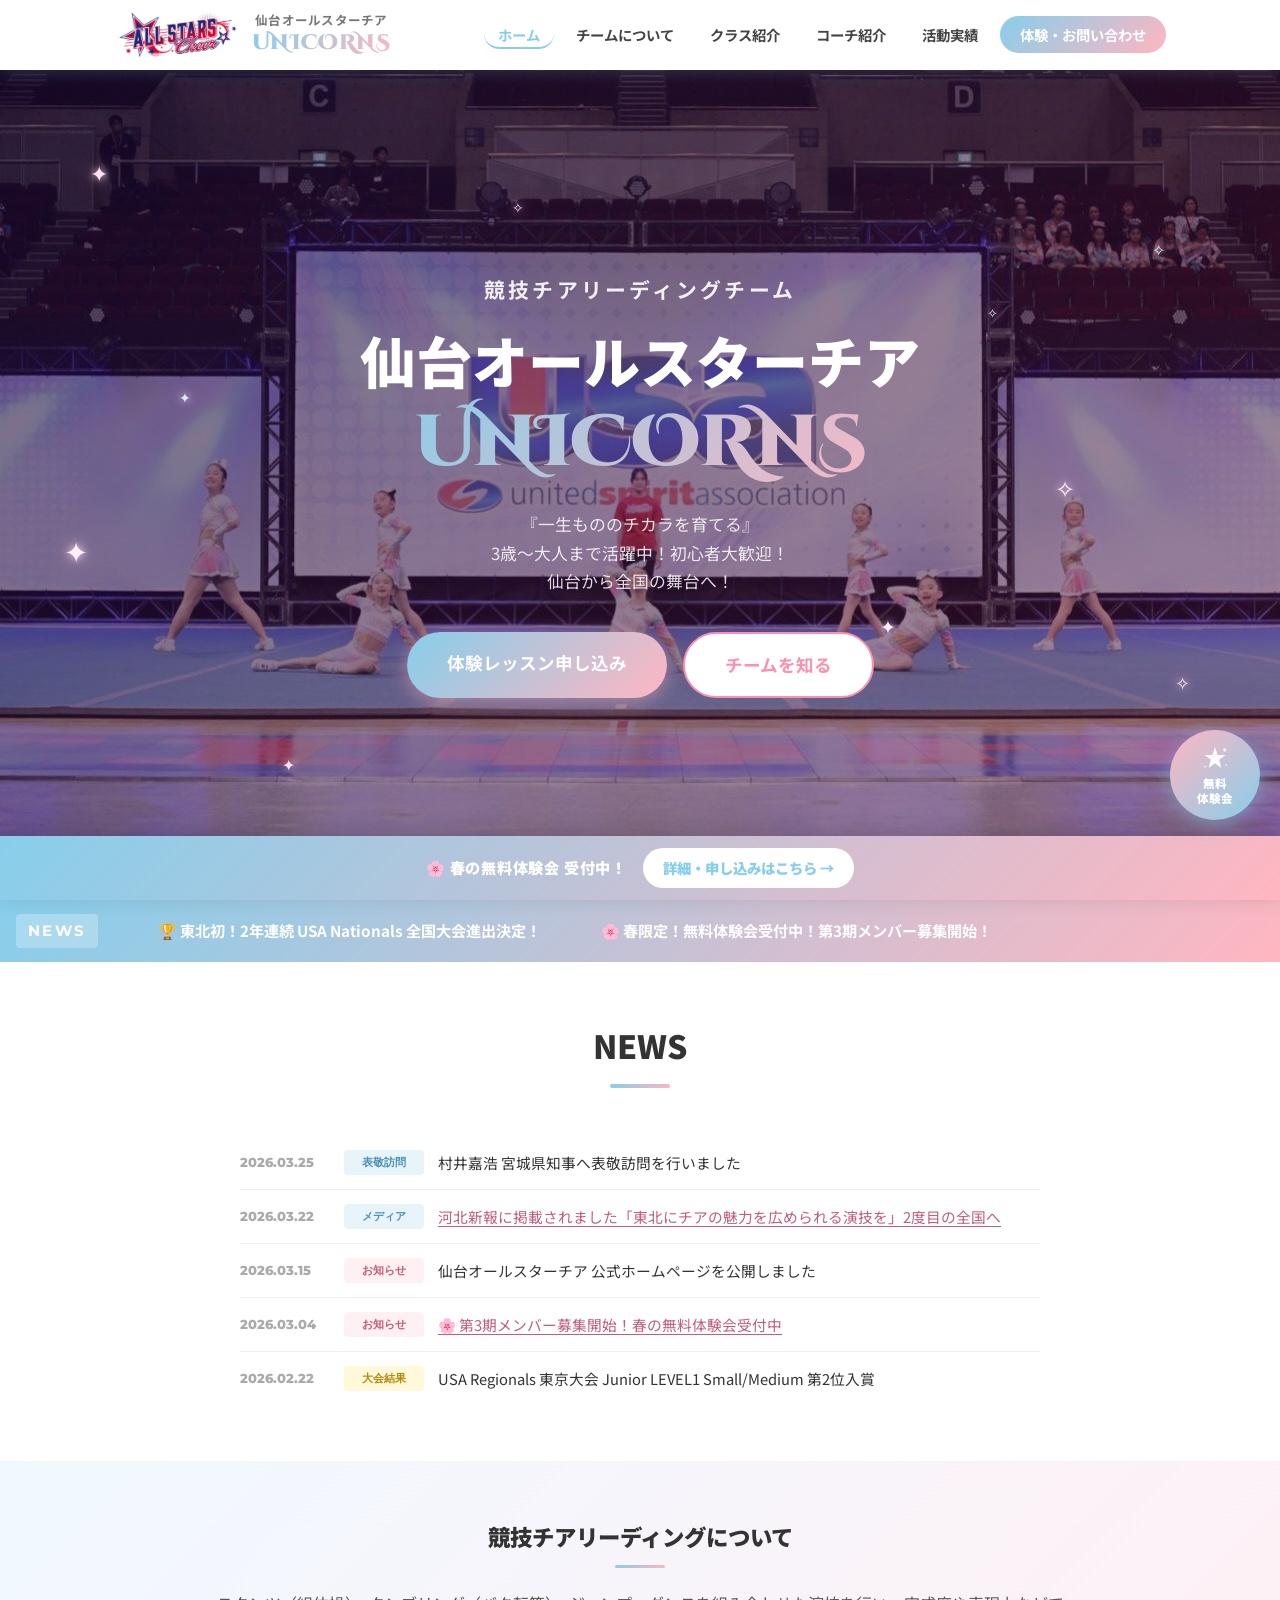
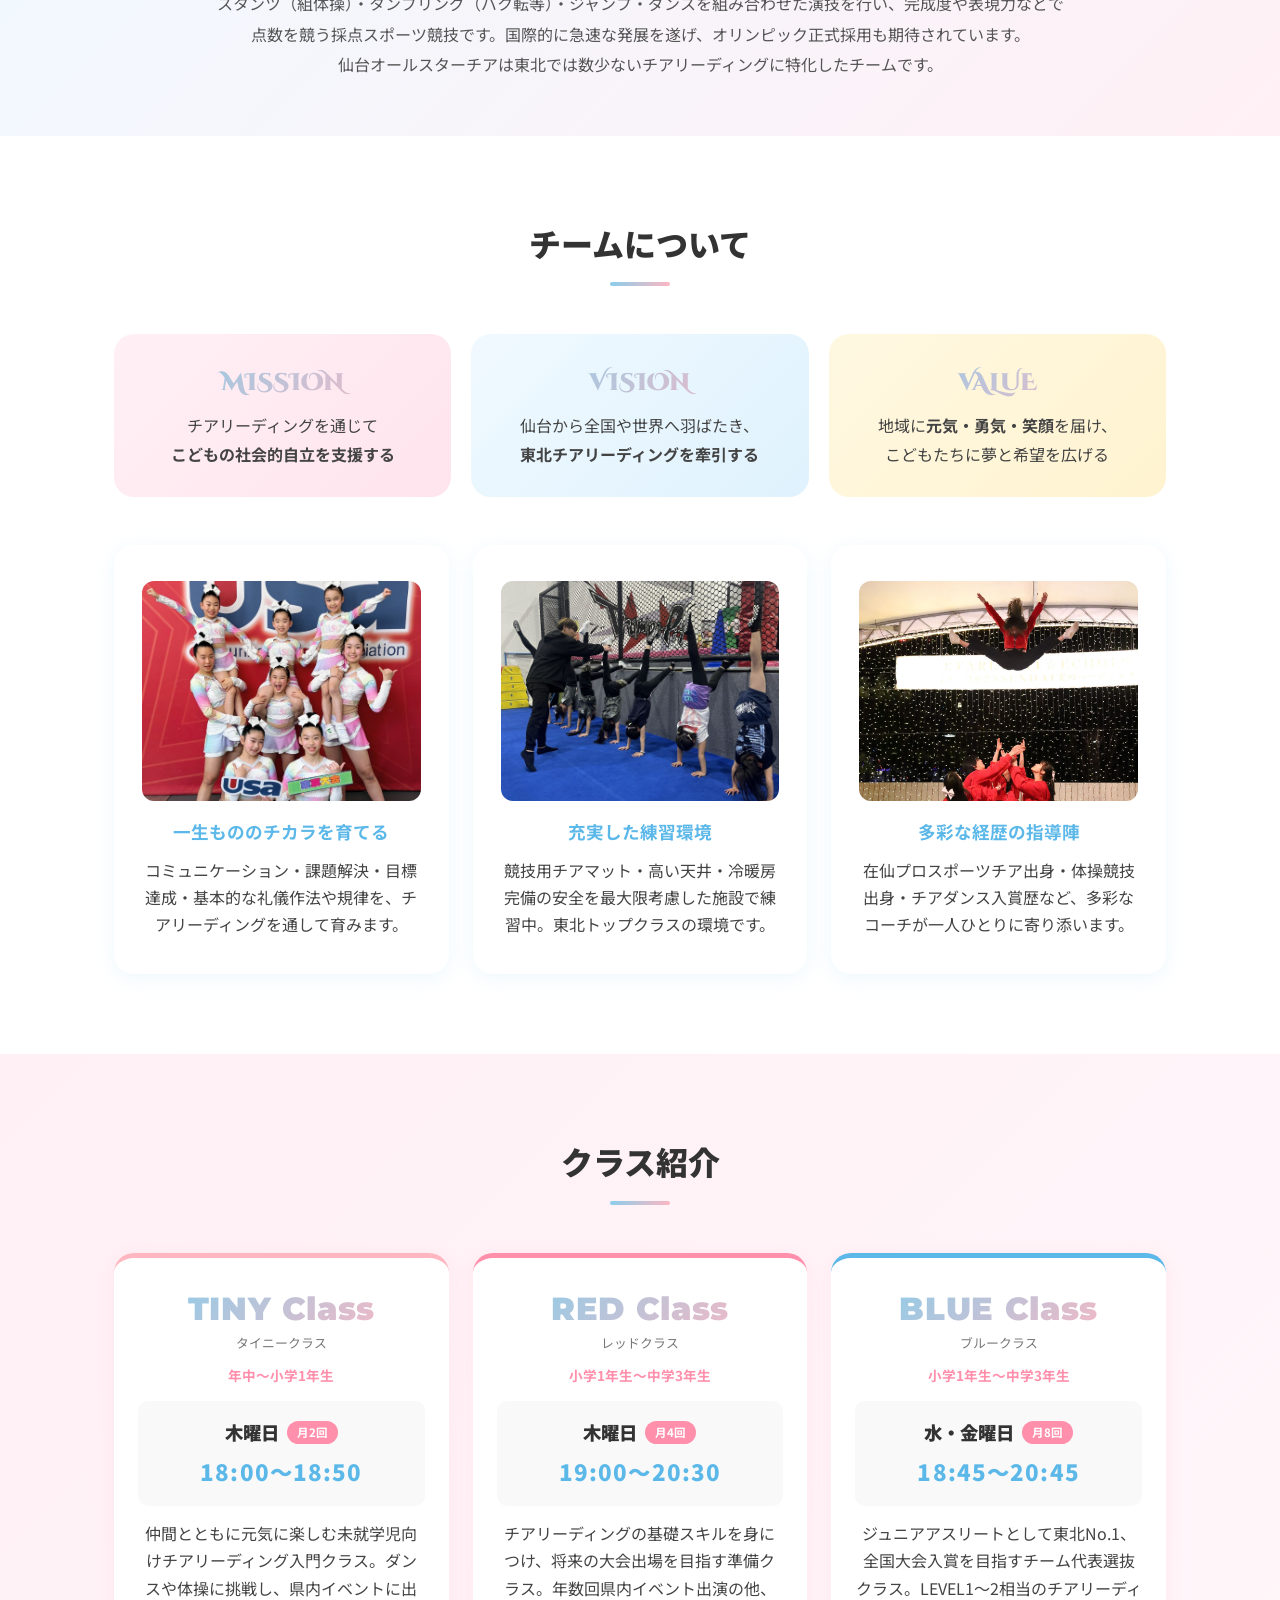
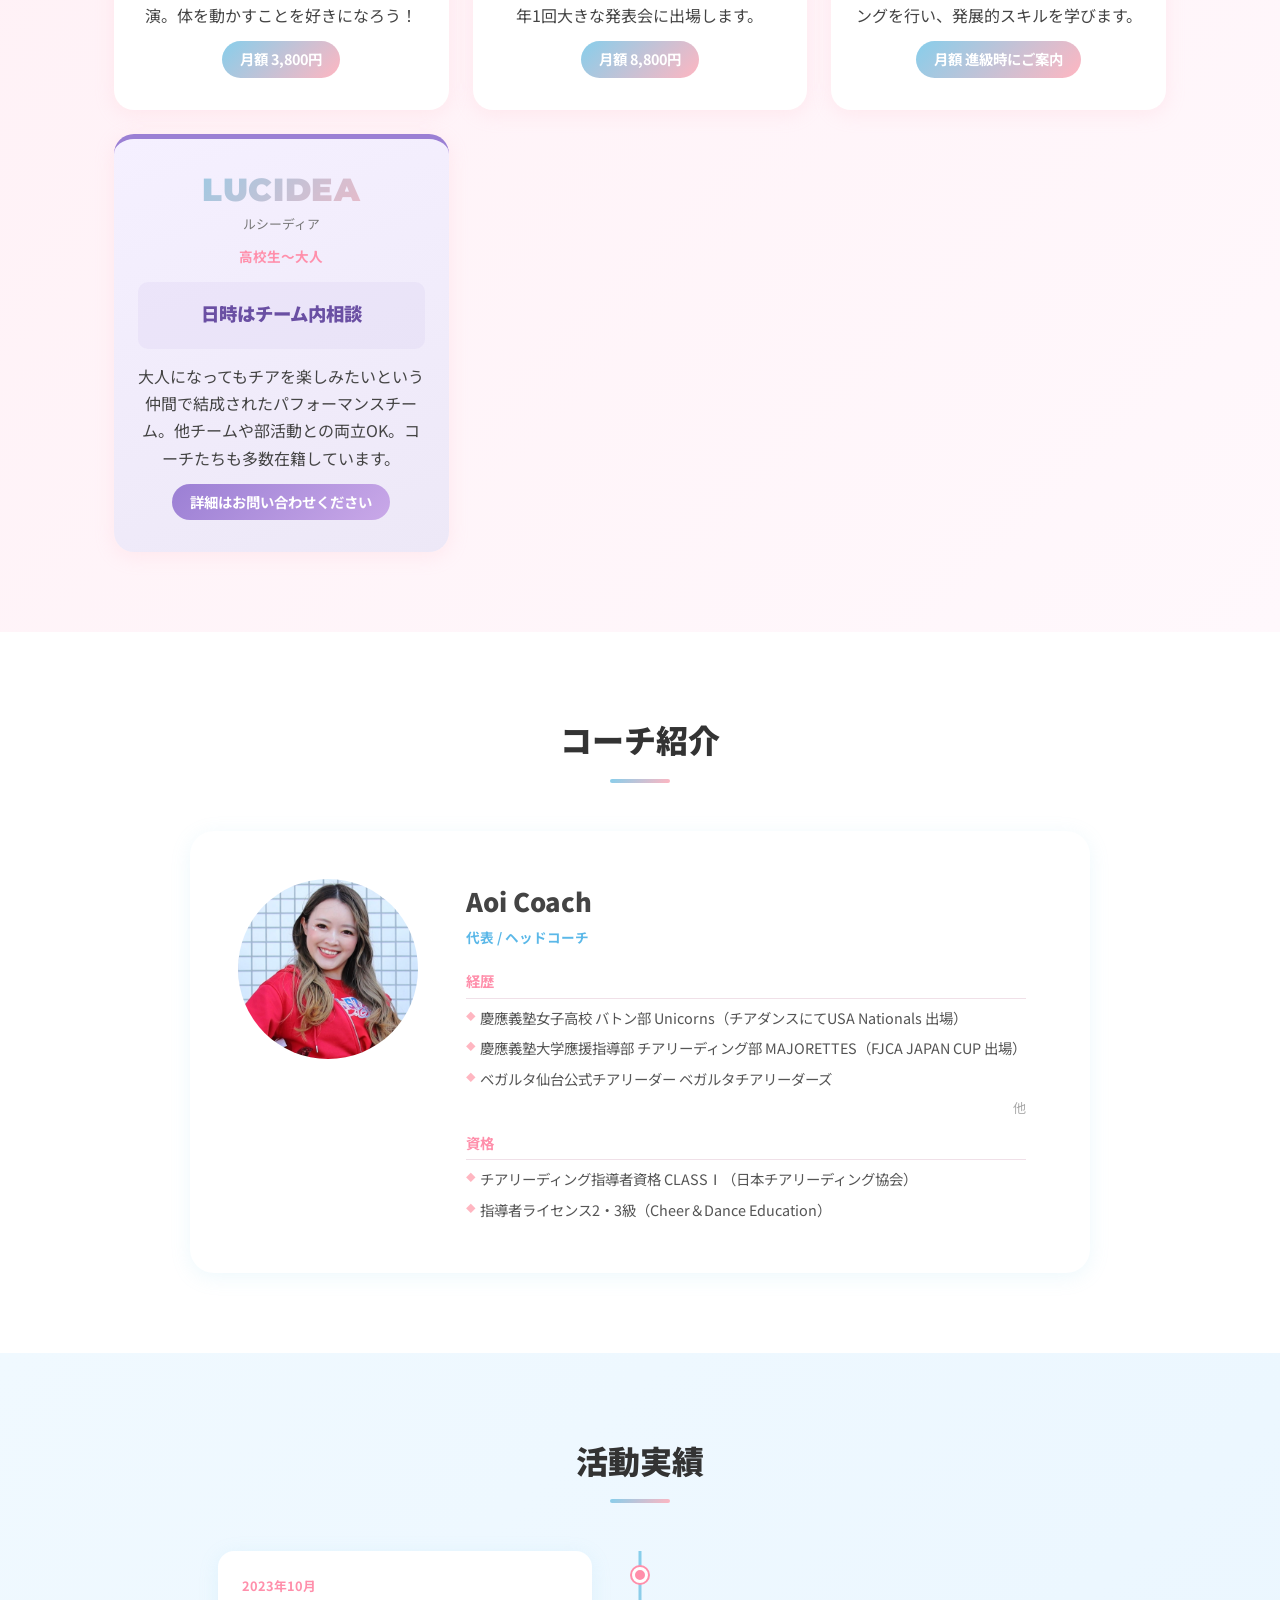
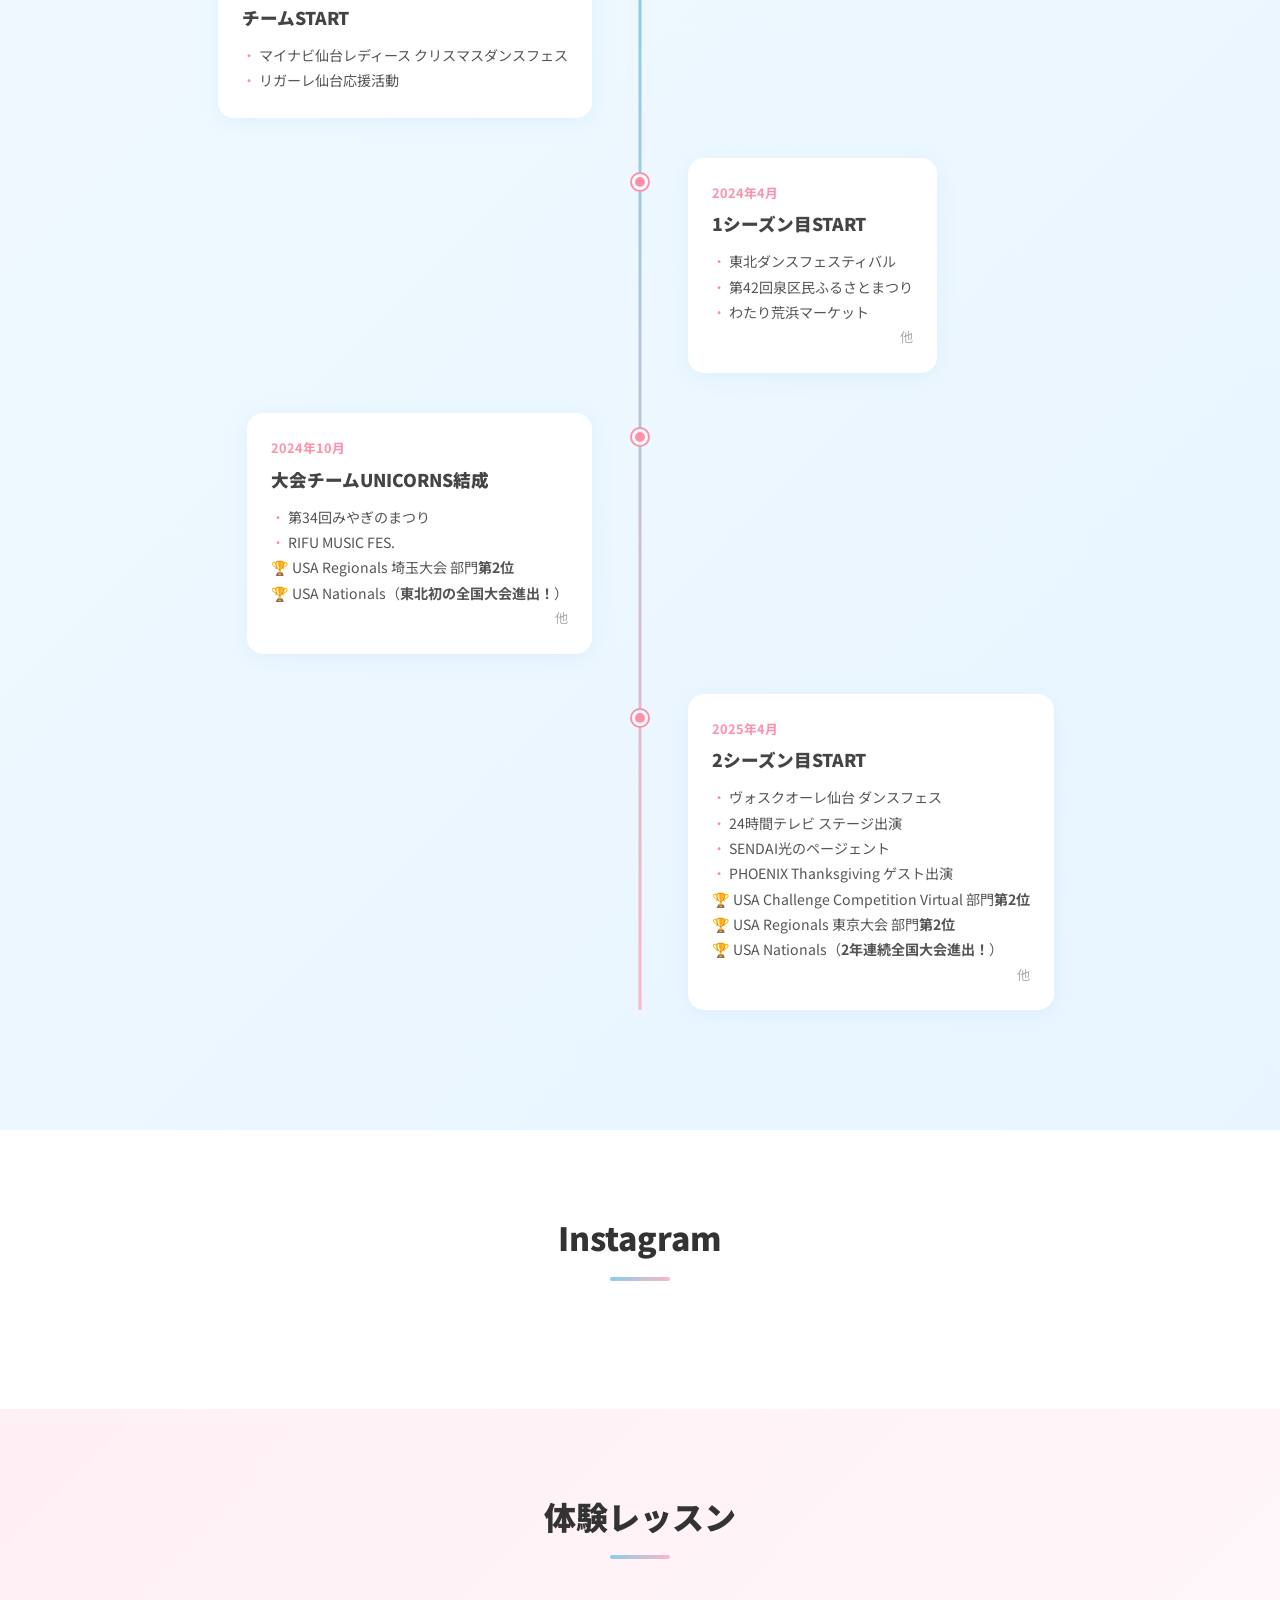
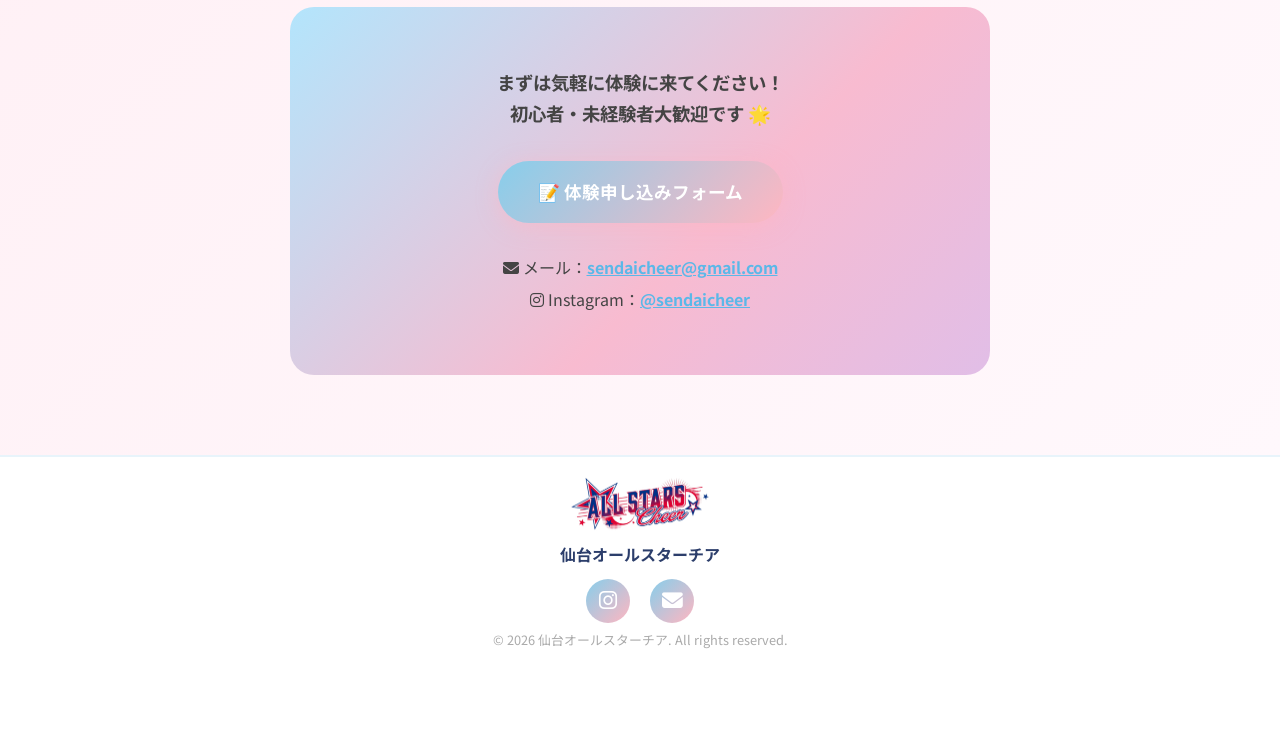
<file: index.html>
<!DOCTYPE html>
<html lang="ja">
<head>
  <meta charset="UTF-8" />
  <meta name="viewport" content="width=device-width, initial-scale=1.0" />
  <title>仙台オールスターチア UNICORNS｜宮城県仙台市チアリーディングチーム</title>
  <meta name="description" content="仙台チアリーディングチーム「仙台オールスターチア UNICORNS」。宮城県仙台市を拠点に活動する本格的な競技チアリーディングチームです。3歳〜大人まで初心者大歓迎！USA Nationals全国大会2年連続出場。仙台でチアを始めるならここ！体験レッスン受付中！" />
  <meta name="keywords" content="仙台 チア, 仙台 チアリーディング, 宮城 チア, チアリーディング 仙台, 仙台 習い事, 仙台 子供 習い事, UNICORNS, 仙台オールスターチア" />
  <meta property="og:title" content="仙台オールスターチア UNICORNS" />
  <meta property="og:description" content="仙台発！USA Nationals全国大会2年連続出場の競技チアリーディングチーム。3歳〜大人まで体験レッスン受付中。" />
  <meta property="og:type" content="website" />
  <meta property="og:url" content="https://sendaicheer.netlify.app" />
  <meta property="og:image" content="https://sendaicheer.netlify.app/images/hero1.jpg" />
  <meta property="og:image:width" content="1280" />
  <meta property="og:image:height" content="853" />
  <script type="application/ld+json">
  {
    "@context": "https://schema.org",
    "@type": "SportsOrganization",
    "name": "仙台オールスターチア UNICORNS",
    "url": "https://sendaicheer.netlify.app",
    "logo": "https://sendaicheer.netlify.app/images/teamlogo.png",
    "image": "https://sendaicheer.netlify.app/images/hero1.jpg",
    "description": "宮城県仙台市を拠点とする競技チアリーディングチーム。3歳〜大人まで初心者大歓迎。USA Nationals全国大会2年連続出場。",
    "sport": "チアリーディング",
    "address": {
      "@type": "PostalAddress",
      "addressLocality": "仙台市",
      "addressRegion": "宮城県",
      "addressCountry": "JP"
    },
    "email": "sendaicheer@gmail.com",
    "sameAs": [
      "https://www.instagram.com/sendaicheer/"
    ]
  }
  </script>
  <script async src="https://www.googletagmanager.com/gtag/js?id=G-6REF2D0G59"></script>
  <script>
    window.dataLayer = window.dataLayer || [];
    function gtag(){dataLayer.push(arguments);}
    gtag('js', new Date());
    gtag('config', 'G-6REF2D0G59');
  </script>
  <link rel="icon" type="image/png" href="images/starlogo.png" />
  <link rel="apple-touch-icon" href="images/starlogo.png" />
  <link rel="stylesheet" href="css/style.css" />
  <link rel="stylesheet" href="https://cdnjs.cloudflare.com/ajax/libs/font-awesome/6.5.0/css/all.min.css" />
  <link href="https://fonts.googleapis.com/css2?family=Noto+Sans+JP:wght@400;700;900&family=Pacifico&family=Montserrat:wght@800;900&family=Bebas+Neue&family=Cinzel+Decorative:wght@900&display=swap" rel="stylesheet" />
</head>
<body>

  <!-- ヘッダー -->
  <header class="header">
    <div class="header-inner">
      <div class="logo">
        <img src="images/teamlogo.png" alt="仙台オールスターチア UNICORNS ロゴ" class="logo-icon" />
        <div class="logo-text">
          <span class="logo-sub">仙台オールスターチア</span>
          <span class="logo-main">UNICORNS</span>
        </div>
      </div>
      <nav class="nav">
        <ul>
          <li><a href="index.html" class="active">ホーム</a></li>
          <li><a href="about.html">チームについて</a></li>
          <li><a href="class.html">クラス紹介</a></li>
          <li><a href="coach.html">コーチ紹介</a></li>
          <li><a href="activity.html">活動実績</a></li>
          <li><a href="contact.html" class="nav-btn">体験・お問い合わせ</a></li>
        </ul>
      </nav>
      <button class="hamburger" id="hamburger">&#9776;</button>
    </div>
  </header>

  <!-- ヒーローセクション -->
  <section class="hero">
    <!-- スライドショー背景 -->
    <div class="hero-slides">
      <div class="hero-slide" style="background-image: url('images/hero1.jpg')"></div>
      <div class="hero-slide" style="background-image: url('images/hero2.jpg')"></div>
      <div class="hero-slide" style="background-image: url('images/hero3.jpg'); background-position: center 15%;"></div>
      <div class="hero-slide" style="background-image: url('images/hero4.jpg')"></div>
    </div>
    <div class="hero-overlay"></div>
    <div class="hero-content">
      <p class="hero-catch">競技チアリーディングチーム</p>
      <h1 class="hero-title">仙台オールスターチア<br><span>UNICORNS</span></h1>
      <p class="hero-desc">『一生もののチカラを育てる』<br>3歳〜大人まで活躍中！初心者大歓迎！<br>仙台から全国の舞台へ！</p>
      <div class="hero-btns">
        <a href="#contact" class="hero-btn">体験レッスン申し込み</a>
        <a href="#about" class="hero-btn-sub">チームを知る</a>
      </div>
    </div>
    <div class="hero-deco">
      <span class="sparkle sp1">✦</span>
      <span class="sparkle sp2">✧</span>
      <span class="sparkle sp3">✦</span>
      <span class="sparkle sp4">✧</span>
      <span class="sparkle sp5">✦</span>
      <span class="sparkle sp6">✧</span>
      <span class="sparkle sp7">✦</span>
      <span class="sparkle sp8">✧</span>
      <span class="sparkle sp9">✦</span>
      <span class="sparkle sp10">✧</span>
    </div>
  </section>

  <!-- 実績バナー -->
  <div class="achievement-banner">
    <div class="banner-inner">
      <span class="banner-news-label">NEWS</span>
      <span>🏆 東北初！2年連続 USA Nationals 全国大会進出決定！</span>
      <span>🌸 春限定！無料体験会受付中！第3期メンバー募集開始！</span>
    </div>
  </div>

  <!-- NEWS -->
  <section class="section news-section" id="news">
    <div class="container">
      <h2 class="section-title">NEWS</h2>
      <ul class="news-list">
        <li class="news-item">
          <span class="news-date">2026.03.25</span>
          <span class="news-tag tag-media">表敬訪問</span>
          <span class="news-text">村井嘉浩 宮城県知事へ表敬訪問を行いました</span>
        </li>
        <li class="news-item">
          <span class="news-date">2026.03.22</span>
          <span class="news-tag tag-media">メディア</span>
          <a href="https://kahoku.news/articles/20260321khn000034.html" target="_blank" class="news-text news-link">河北新報に掲載されました「東北にチアの魅力を広められる演技を」2度目の全国へ</a>
        </li>
        <li class="news-item">
          <span class="news-date">2026.03.15</span>
          <span class="news-tag tag-info">お知らせ</span>
          <span class="news-text">仙台オールスターチア 公式ホームページを公開しました</span>
        </li>
        <li class="news-item">
          <span class="news-date">2026.03.04</span>
          <span class="news-tag tag-info">お知らせ</span>
          <a href="trial.html" class="news-text news-link">🌸 第3期メンバー募集開始！春の無料体験会受付中</a>
        </li>
        <li class="news-item">
          <span class="news-date">2026.02.22</span>
          <span class="news-tag tag-result">大会結果</span>
          <span class="news-text">USA Regionals 東京大会 Junior LEVEL1 Small/Medium 第2位入賞</span>
        </li>
      </ul>
    </div>
  </section>

  <!-- 競技チアリーディングとは -->
  <section class="section section-cheer" id="cheer">
    <div class="container">
      <div class="cheer-intro">
        <h2 class="cheer-title">競技チアリーディングについて</h2>
        <p>スタンツ（組体操）・タンブリング（バク転等）・ジャンプ・ダンスを組み合わせた演技を行い、完成度や表現力などで点数を競う採点スポーツ競技です。国際的に急速な発展を遂げ、オリンピック正式採用も期待されています。<br>仙台オールスターチアは東北では数少ないチアリーディングに特化したチームです。</p>
      </div>
    </div>
  </section>

  <!-- チームについて -->
  <section class="section" id="about">
    <div class="container">
      <h2 class="section-title">チームについて</h2>

      <!-- MVV -->
      <div class="mvv-grid">
        <div class="mvv-card mission">
          <div class="mvv-label">MISSION</div>
          <p>チアリーディングを通じて<br><strong>こどもの社会的自立を支援する</strong></p>
        </div>
        <div class="mvv-card vision">
          <div class="mvv-label">VISION</div>
          <p>仙台から全国や世界へ羽ばたき、<br><strong>東北チアリーディングを牽引する</strong></p>
        </div>
        <div class="mvv-card value">
          <div class="mvv-label">VALUE</div>
          <p>地域に<strong>元気・勇気・笑顔</strong>を届け、<br>こどもたちに夢と希望を広げる</p>
        </div>
      </div>

      <!-- 3つの特徴 -->
      <div class="about-grid">
        <div class="about-card">
          <img src="images/competition_tokyo.jpg" alt="仙台チアリーディング 一生もののチカラを育てる 大会演技" class="about-img about-img-1" />
          <h3>一生もののチカラを育てる</h3>
          <p>コミュニケーション・課題解決・目標達成・基本的な礼儀作法や規律を、チアリーディングを通して育みます。</p>
        </div>
        <div class="about-card">
          <img src="images/trampopit.jpeg" alt="仙台チアリーディング 充実した練習環境 Trampo-Pit" class="about-img about-img-2" />
          <h3>充実した練習環境</h3>
          <p>競技用チアマット・高い天井・冷暖房完備の安全を最大限考慮した施設で練習中。東北トップクラスの環境です。</p>
        </div>
        <div class="about-card">
          <img src="images/coaches.jpg" alt="仙台チアリーディング 多彩な経歴の指導陣 コーチ紹介" class="about-img about-img-3" />
          <h3>多彩な経歴の指導陣</h3>
          <p>在仙プロスポーツチア出身・体操競技出身・チアダンス入賞歴など、多彩なコーチが一人ひとりに寄り添います。</p>
        </div>
      </div>
    </div>
  </section>

  <!-- クラス紹介 -->
  <section class="section section-pink" id="class">
    <div class="container">
      <h2 class="section-title">クラス紹介</h2>
      <div class="class-grid">

        <div class="class-card tiny">
          <div class="class-name-en">TINY Class</div>
          <div class="class-name-ja">タイニークラス</div>
          <p class="class-age">年中〜小学1年生</p>
          <div class="class-info">
            <div class="class-schedule-day">木曜日<span class="class-schedule-freq">月2回</span></div>
            <div class="class-schedule-time">18:00〜18:50</div>
          </div>
          <p>仲間とともに元気に楽しむ未就学児向けチアリーディング入門クラス。ダンスや体操に挑戦し、県内イベントに出演。体を動かすことを好きになろう！</p>
          <div class="class-fee">月額 3,800円</div>
        </div>

        <div class="class-card red">
          <div class="class-name-en">RED Class</div>
          <div class="class-name-ja">レッドクラス</div>
          <p class="class-age">小学1年生〜中学3年生</p>
          <div class="class-info">
            <div class="class-schedule-day">木曜日<span class="class-schedule-freq">月4回</span></div>
            <div class="class-schedule-time">19:00〜20:30</div>
          </div>
          <p>チアリーディングの基礎スキルを身につけ、将来の大会出場を目指す準備クラス。年数回県内イベント出演の他、年1回大きな発表会に出場します。</p>
          <div class="class-fee">月額 8,800円</div>
        </div>

        <div class="class-card blue">
          <div class="class-name-en">BLUE Class</div>
          <div class="class-name-ja">ブルークラス</div>
          <p class="class-age">小学1年生〜中学3年生</p>
          <div class="class-info">
            <div class="class-schedule-day">水・金曜日<span class="class-schedule-freq">月8回</span></div>
            <div class="class-schedule-time">18:45〜20:45</div>
          </div>
          <p>ジュニアアスリートとして東北No.1、全国大会入賞を目指すチーム代表選抜クラス。LEVEL1～2相当のチアリーディングを行い、発展的スキルを学びます。</p>
          <div class="class-fee">月額 進級時にご案内</div>
        </div>

        <div class="class-card lucidea">
          <div class="class-name-en">LUCIDEA</div>
          <div class="class-name-ja">ルシーディア</div>
          <p class="class-age">高校生〜大人</p>
          <div class="class-info">
            <div class="class-schedule-day">日時はチーム内相談</div>
          </div>
          <p>大人になってもチアを楽しみたいという仲間で結成されたパフォーマンスチーム。他チームや部活動との両立OK。コーチたちも多数在籍しています。</p>
          <div class="class-fee lucidea-fee">詳細はお問い合わせください</div>
        </div>

      </div>
    </div>
  </section>

  <!-- 代表紹介 -->
  <section class="section" id="coach">
    <div class="container">
      <h2 class="section-title">コーチ紹介</h2>
      <div class="coach-wrap">
        <div class="coach-card">
          <img src="images/coach_aoi.png" alt="仙台オールスターチア UNICORNS 代表ヘッドコーチ Aoi Coach" class="coach-img" />
          <div class="coach-info">
            <h3>Aoi Coach</h3>
            <p class="coach-title">代表 / ヘッドコーチ</p>
            <div class="coach-career">
              <h4>経歴</h4>
              <ul>
                <li>慶應義塾女子高校 バトン部 Unicorns（チアダンスにてUSA Nationals 出場）</li>
                <li>慶應義塾大学應援指導部 チアリーディング部 MAJORETTES（FJCA JAPAN CUP 出場）</li>
                <li>ベガルタ仙台公式チアリーダー ベガルタチアリーダーズ</li>
                <li class="other" style="text-align:right; color:#aaa; font-size:0.82rem; padding-left:0;">他</li>
              </ul>
              <h4>資格</h4>
              <ul>
                <li>チアリーディング指導者資格 CLASSⅠ（日本チアリーディング協会）</li>
                <li>指導者ライセンス2・3級（Cheer＆Dance Education）</li>
              </ul>
            </div>
          </div>
        </div>
      </div>
    </div>
  </section>

  <!-- 活動実績 -->
  <section class="section section-blue" id="achievements">
    <div class="container">
      <h2 class="section-title">活動実績</h2>
      <div class="timeline">

        <div class="timeline-block left">
          <div class="timeline-dot"></div>
          <div class="timeline-content">
            <div class="timeline-date">2023年10月</div>
            <h3>チームSTART</h3>
            <ul>
              <li>マイナビ仙台レディース クリスマスダンスフェス</li>
              <li>リガーレ仙台応援活動</li>
            </ul>
          </div>
        </div>

        <div class="timeline-block right">
          <div class="timeline-dot"></div>
          <div class="timeline-content">
            <div class="timeline-date">2024年4月</div>
            <h3>1シーズン目START</h3>
            <ul>
              <li>東北ダンスフェスティバル</li>
              <li>第42回泉区民ふるさとまつり</li>
              <li>わたり荒浜マーケット</li>
              <li class="other" style="color:#aaa; font-size:0.82rem;">他</li>
            </ul>
          </div>
        </div>

        <div class="timeline-block left">
          <div class="timeline-dot"></div>
          <div class="timeline-content">
            <div class="timeline-date">2024年10月</div>
            <h3>大会チームUNICORNS結成</h3>
            <ul>
              <li>第34回みやぎのまつり</li>
              <li>RIFU MUSIC FES.</li>
              <li class="trophy">🏆 USA Regionals 埼玉大会 部門<strong>第2位</strong></li>
              <li class="trophy">🏆 USA Nationals（<strong>東北初の全国大会進出！</strong>）</li>
              <li class="other" style="color:#aaa; font-size:0.82rem;">他</li>
            </ul>
          </div>
        </div>

        <div class="timeline-block right">
          <div class="timeline-dot"></div>
          <div class="timeline-content">
            <div class="timeline-date">2025年4月</div>
            <h3>2シーズン目START</h3>
            <ul>
              <li>ヴォスクオーレ仙台 ダンスフェス</li>
              <li>24時間テレビ ステージ出演</li>
              <li>SENDAI光のページェント</li>
              <li>PHOENIX Thanksgiving ゲスト出演</li>
              <li class="trophy">🏆 USA Challenge Competition Virtual 部門<strong>第2位</strong></li>
              <li class="trophy">🏆 USA Regionals 東京大会 部門<strong>第2位</strong></li>
              <li class="trophy">🏆 USA Nationals（<strong>2年連続全国大会進出！</strong>）</li>
              <li class="other" style="color:#aaa; font-size:0.82rem;">他</li>
            </ul>
          </div>
        </div>

      </div>
    </div>
  </section>

  <!-- Instagramフィード -->
  <section class="section" id="instagram">
    <div class="container">
      <h2 class="section-title">Instagram</h2>
      <behold-widget feed-id="T2LvMIa7ou5Ua3uCS4NN"></behold-widget>
      <script>
        (() => {
          const d=document,s=d.createElement("script");s.type="module";
          s.src="https://w.behold.so/widget.js";d.head.append(s);
        })();
      </script>
    </div>
  </section>

  <!-- お問い合わせ・体験申し込み -->
  <section class="section section-pink" id="contact">
    <div class="container">
      <h2 class="section-title">体験レッスン</h2>
      <div class="trial-box">
        <p class="trial-desc">まずは気軽に体験に来てください！<br>初心者・未経験者大歓迎です 🌟</p>
        <a href="https://forms.gle/98jGiqx1gaxv1aKSA" target="_blank" class="trial-btn">📝 体験申し込みフォーム</a>
        <div class="contact-info">
          <p><i class="fa-solid fa-envelope"></i> メール：<a href="mailto:sendaicheer@gmail.com">sendaicheer@gmail.com</a></p>
          <p><i class="fa-brands fa-instagram"></i> Instagram：<a href="https://www.instagram.com/sendaicheer/" target="_blank">@sendaicheer</a></p>
        </div>
      </div>
    </div>
  </section>

  <!-- フッター -->
  <footer class="footer">
    <div class="footer-inner">
      <img src="images/teamlogo.png" alt="仙台オールスターチア UNICORNS" class="footer-logo-img" />
      <div class="footer-logo">仙台オールスターチア</div>
      <div class="footer-links">
        <a href="https://www.instagram.com/sendaicheer/" target="_blank"><i class="fa-brands fa-instagram"></i></a>
        <a href="mailto:sendaicheer@gmail.com"><i class="fa-solid fa-envelope"></i></a>
      </div>
      <p class="footer-copy">&copy; 2026 仙台オールスターチア. All rights reserved.</p>
    </div>
  </footer>

  <!-- 固定ボトムバー -->
  <div class="trial-fixed-bar">
    <span class="trial-fixed-bar-text">🌸 春の無料体験会 受付中！</span>
    <a href="trial.html" class="trial-fixed-bar-btn">詳細・申し込みはこちら →</a>
  </div>

  <!-- フローティングボタン -->
  <a href="trial.html" class="trial-float-btn">
    <svg class="trial-float-icon" viewBox="0 0 40 40" fill="none" xmlns="http://www.w3.org/2000/svg">
      <!-- 大きい星 -->
      <polygon points="20,4 23.5,14.5 34,14.5 25.5,21 28.5,32 20,25.5 11.5,32 14.5,21 6,14.5 16.5,14.5" fill="white" opacity="0.95"/>
      <!-- 小さいキラキラ -->
      <circle cx="33" cy="8" r="2.2" fill="white" opacity="0.8"/>
      <circle cx="7" cy="30" r="1.5" fill="white" opacity="0.7"/>
      <circle cx="35" cy="28" r="1.2" fill="white" opacity="0.6"/>
    </svg>
    <span class="trial-float-text">無料<br>体験会</span>
  </a>

  <script src="js/main.js"></script>
</body>
</html>
</file>
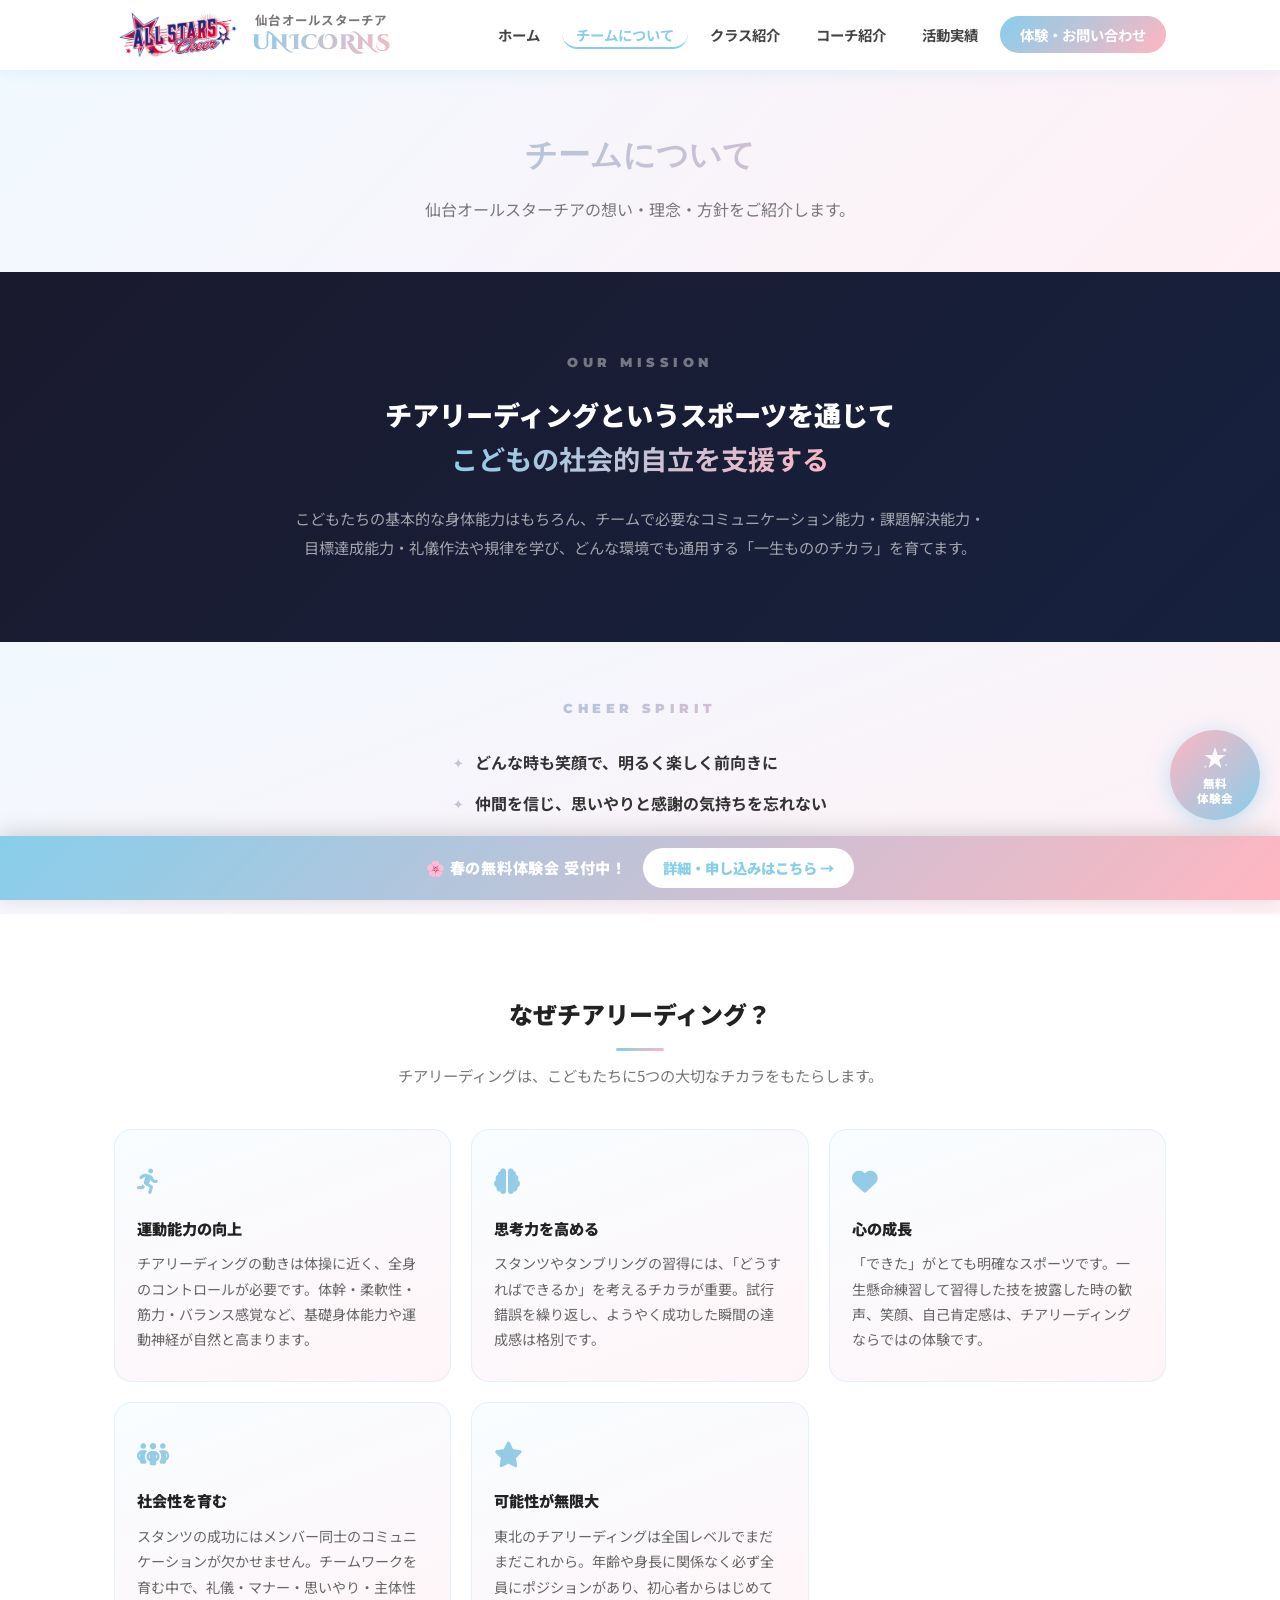
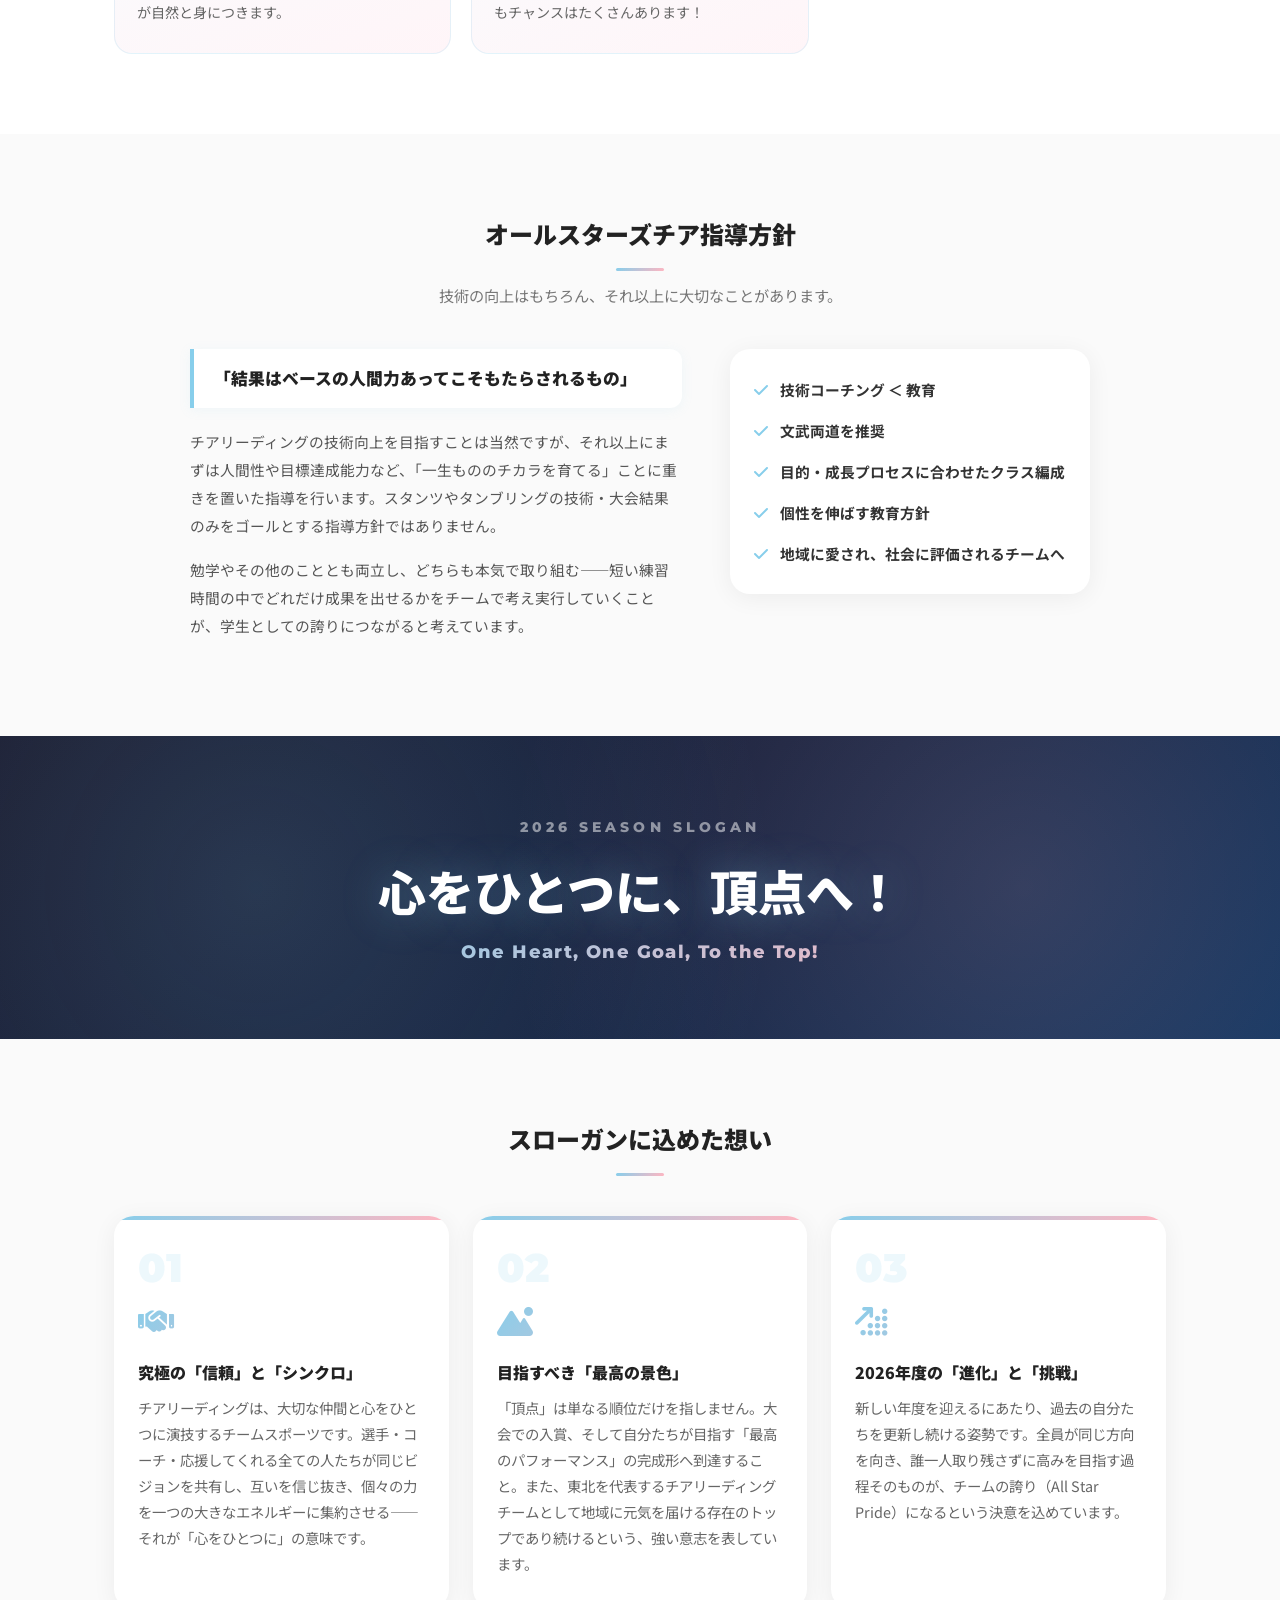
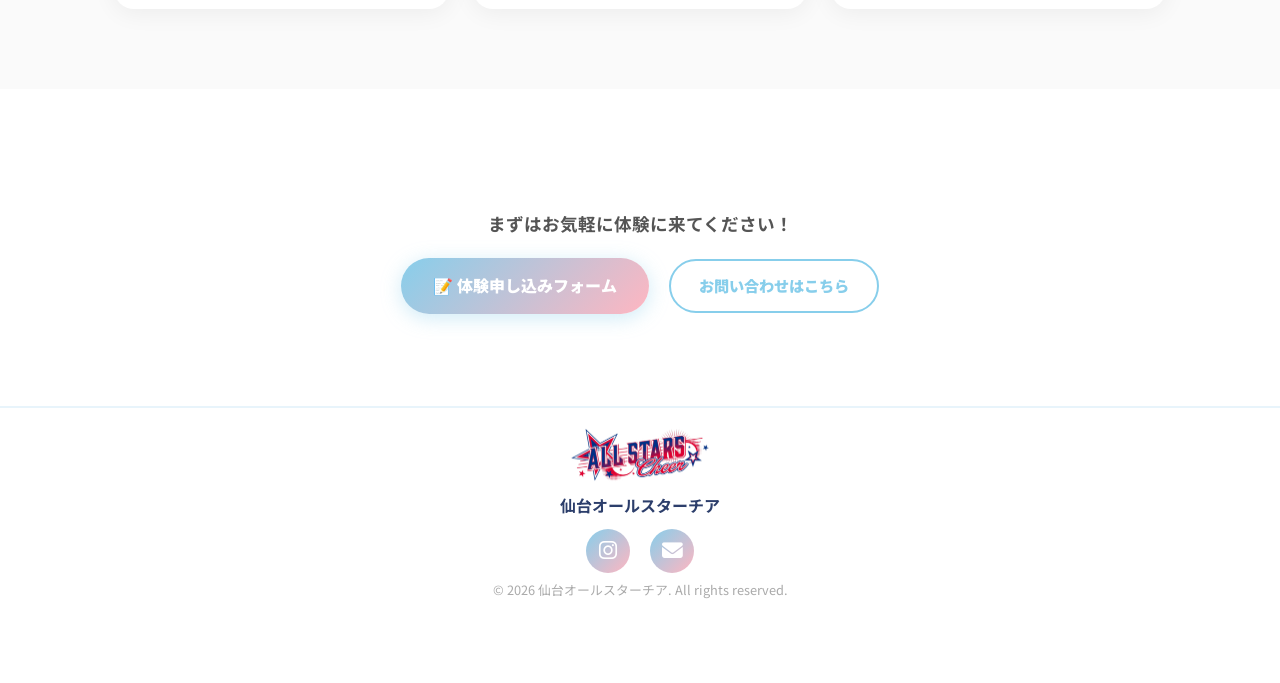
<file: about.html>
<!DOCTYPE html>
<html lang="ja">
<head>
  <meta charset="UTF-8" />
  <meta name="viewport" content="width=device-width, initial-scale=1.0" />
  <title>チームについて｜仙台オールスターチア UNICORNS</title>
  <meta name="description" content="仙台チア「仙台オールスターチア UNICORNS」のチーム理念・活動方針・スローガン。仙台からチアリーディングで東北を牽引する精鋭集団を目指して。こどもの社会的自立を支援するミッションのもと活動中。" />
  <script async src="https://www.googletagmanager.com/gtag/js?id=G-6REF2D0G59"></script>
  <script>
    window.dataLayer = window.dataLayer || [];
    function gtag(){dataLayer.push(arguments);}
    gtag('js', new Date());
    gtag('config', 'G-6REF2D0G59');
  </script>
  <link rel="icon" type="image/png" href="images/starlogo.png" />
  <link rel="apple-touch-icon" href="images/starlogo.png" />
  <link rel="stylesheet" href="css/style.css" />
  <link rel="stylesheet" href="css/contact.css" />
  <link rel="stylesheet" href="css/class.css" />
  <link rel="stylesheet" href="css/about.css" />
  <link rel="stylesheet" href="https://cdnjs.cloudflare.com/ajax/libs/font-awesome/6.5.0/css/all.min.css" />
  <link href="https://fonts.googleapis.com/css2?family=Noto+Sans+JP:wght@400;700;900&family=Cinzel+Decorative:wght@900&family=Montserrat:wght@800;900&display=swap" rel="stylesheet" />
</head>
<body>

  <!-- ヘッダー -->
  <header class="header">
    <div class="header-inner">
      <div class="logo">
        <a href="index.html">
          <img src="images/teamlogo.png" alt="UNICORNS" class="logo-icon" />
        </a>
        <div class="logo-text">
          <span class="logo-sub">仙台オールスターチア</span>
          <span class="logo-main">UNICORNS</span>
        </div>
      </div>
      <nav class="nav">
        <ul>
          <li><a href="index.html">ホーム</a></li>
          <li><a href="about.html" class="active">チームについて</a></li>
          <li><a href="class.html">クラス紹介</a></li>
          <li><a href="coach.html">コーチ紹介</a></li>
          <li><a href="activity.html">活動実績</a></li>
          <li><a href="contact.html" class="nav-btn">体験・お問い合わせ</a></li>
        </ul>
      </nav>
      <button class="hamburger" id="hamburger">&#9776;</button>
    </div>
  </header>

  <!-- ページヒーロー -->
  <div class="page-hero">
    <h1 class="page-title">チームについて</h1>
    <p>仙台オールスターチアの想い・理念・方針をご紹介します。</p>
  </div>

  <!-- MISSION -->
  <section class="section mission-section">
    <div class="container">
      <div class="mission-wrap">
        <div class="mission-label">OUR MISSION</div>
        <p class="mission-text">チアリーディングというスポーツを通じて<br><strong>こどもの社会的自立を支援する</strong></p>
        <p class="mission-sub">こどもたちの基本的な身体能力はもちろん、チームで必要なコミュニケーション能力・課題解決能力・目標達成能力・礼儀作法や規律を学び、どんな環境でも通用する「一生もののチカラ」を育てます。</p>
      </div>
    </div>
  </section>

  <!-- CHEER SPIRIT -->
  <section class="section spirit-section">
    <div class="container">
      <div class="spirit-wrap">
        <div class="spirit-label">CHEER SPIRIT</div>
        <ul class="spirit-list">
          <li>どんな時も笑顔で、明るく楽しく前向きに</li>
          <li>仲間を信じ、思いやりと感謝の気持ちを忘れない</li>
          <li>可能性を信じ、目標達成にこだわり努力する</li>
        </ul>
      </div>
    </div>
  </section>

  <!-- なぜチアリーディング？ -->
  <section class="section why-section">
    <div class="container">
      <h2 class="section-title-about">なぜチアリーディング？</h2>
      <p class="section-desc-about">チアリーディングは、こどもたちに5つの大切なチカラをもたらします。</p>
      <div class="why-grid">

        <div class="why-card">
          <div class="why-icon"><i class="fa-solid fa-person-running"></i></div>
          <h3>運動能力の向上</h3>
          <p>チアリーディングの動きは体操に近く、全身のコントロールが必要です。体幹・柔軟性・筋力・バランス感覚など、基礎身体能力や運動神経が自然と高まります。</p>
        </div>

        <div class="why-card">
          <div class="why-icon"><i class="fa-solid fa-brain"></i></div>
          <h3>思考力を高める</h3>
          <p>スタンツやタンブリングの習得には、「どうすればできるか」を考えるチカラが重要。試行錯誤を繰り返し、ようやく成功した瞬間の達成感は格別です。</p>
        </div>

        <div class="why-card">
          <div class="why-icon"><i class="fa-solid fa-heart"></i></div>
          <h3>心の成長</h3>
          <p>「できた」がとても明確なスポーツです。一生懸命練習して習得した技を披露した時の歓声、笑顔、自己肯定感は、チアリーディングならではの体験です。</p>
        </div>

        <div class="why-card">
          <div class="why-icon"><i class="fa-solid fa-people-group"></i></div>
          <h3>社会性を育む</h3>
          <p>スタンツの成功にはメンバー同士のコミュニケーションが欠かせません。チームワークを育む中で、礼儀・マナー・思いやり・主体性が自然と身につきます。</p>
        </div>

        <div class="why-card">
          <div class="why-icon"><i class="fa-solid fa-star"></i></div>
          <h3>可能性が無限大</h3>
          <p>東北のチアリーディングは全国レベルでまだまだこれから。年齢や身長に関係なく必ず全員にポジションがあり、初心者からはじめてもチャンスはたくさんあります！</p>
        </div>

      </div>
    </div>
  </section>

  <!-- 指導方針 -->
  <section class="section policy-section">
    <div class="container">
      <h2 class="section-title-about">オールスターズチア指導方針</h2>
      <p class="section-desc-about">技術の向上はもちろん、それ以上に大切なことがあります。</p>
      <div class="policy-wrap">
        <div class="policy-main">
          <div class="policy-quote">
            「結果はベースの人間力あってこそもたらされるもの」
          </div>
          <p>チアリーディングの技術向上を目指すことは当然ですが、それ以上にまずは人間性や目標達成能力など、「一生もののチカラを育てる」ことに重きを置いた指導を行います。スタンツやタンブリングの技術・大会結果のみをゴールとする指導方針ではありません。</p>
          <p>勉学やその他のこととも両立し、どちらも本気で取り組む——短い練習時間の中でどれだけ成果を出せるかをチームで考え実行していくことが、学生としての誇りにつながると考えています。</p>
        </div>
        <div class="policy-list">
          <div class="policy-item">
            <i class="fa-solid fa-check"></i>
            <span>技術コーチング ＜ 教育</span>
          </div>
          <div class="policy-item">
            <i class="fa-solid fa-check"></i>
            <span>文武両道を推奨</span>
          </div>
          <div class="policy-item">
            <i class="fa-solid fa-check"></i>
            <span>目的・成長プロセスに合わせたクラス編成</span>
          </div>
          <div class="policy-item">
            <i class="fa-solid fa-check"></i>
            <span>個性を伸ばす教育方針</span>
          </div>
          <div class="policy-item">
            <i class="fa-solid fa-check"></i>
            <span>地域に愛され、社会に評価されるチームへ</span>
          </div>
        </div>
      </div>
    </div>
  </section>

  <!-- 2026 SEASON SLOGAN -->
  <div class="slogan-hero">
    <div class="slogan-hero-inner">
      <p class="slogan-season">2026 SEASON SLOGAN</p>
      <h2 class="slogan-main">心をひとつに、頂点へ！</h2>
      <p class="slogan-en">One Heart, One Goal, To the Top!</p>
    </div>
  </div>

  <section class="section slogan-section">
    <div class="container">
      <h2 class="section-title-about">スローガンに込めた想い</h2>
      <div class="slogan-cards">

        <div class="slogan-card">
          <div class="slogan-card-num">01</div>
          <div class="slogan-card-icon"><i class="fa-solid fa-handshake"></i></div>
          <h3>究極の「信頼」と「シンクロ」</h3>
          <p>チアリーディングは、大切な仲間と心をひとつに演技するチームスポーツです。選手・コーチ・応援してくれる全ての人たちが同じビジョンを共有し、互いを信じ抜き、個々の力を一つの大きなエネルギーに集約させる——それが「心をひとつに」の意味です。</p>
        </div>

        <div class="slogan-card">
          <div class="slogan-card-num">02</div>
          <div class="slogan-card-icon"><i class="fa-solid fa-mountain-sun"></i></div>
          <h3>目指すべき「最高の景色」</h3>
          <p>「頂点」は単なる順位だけを指しません。大会での入賞、そして自分たちが目指す「最高のパフォーマンス」の完成形へ到達すること。また、東北を代表するチアリーディングチームとして地域に元気を届ける存在のトップであり続けるという、強い意志を表しています。</p>
        </div>

        <div class="slogan-card">
          <div class="slogan-card-num">03</div>
          <div class="slogan-card-icon"><i class="fa-solid fa-arrow-up-right-dots"></i></div>
          <h3>2026年度の「進化」と「挑戦」</h3>
          <p>新しい年度を迎えるにあたり、過去の自分たちを更新し続ける姿勢です。全員が同じ方向を向き、誰一人取り残さずに高みを目指す過程そのものが、チームの誇り（All Star Pride）になるという決意を込めています。</p>
        </div>

      </div>
    </div>
  </section>

  <!-- CTA -->
  <section class="section">
    <div class="container">
      <div class="class-cta">
        <p>まずはお気軽に体験に来てください！</p>
        <a href="https://forms.gle/98jGiqx1gaxv1aKSA" target="_blank" class="trial-cta-link">📝 体験申し込みフォーム</a>
        <a href="contact.html" class="contact-cta-link">お問い合わせはこちら</a>
      </div>
    </div>
  </section>

  <!-- フッター -->
  <footer class="footer">
    <div class="footer-inner">
      <img src="images/teamlogo.png" alt="UNICORNS" class="footer-logo-img" />
      <div class="footer-logo">仙台オールスターチア</div>
      <div class="footer-links">
        <a href="https://www.instagram.com/sendaicheer/" target="_blank"><i class="fa-brands fa-instagram"></i></a>
        <a href="mailto:sendaicheer@gmail.com"><i class="fa-solid fa-envelope"></i></a>
      </div>
      <p class="footer-copy">&copy; 2026 仙台オールスターチア. All rights reserved.</p>
    </div>
  </footer>

  <!-- 固定ボトムバー -->
  <div class="trial-fixed-bar">
    <span class="trial-fixed-bar-text">🌸 春の無料体験会 受付中！</span>
    <a href="trial.html" class="trial-fixed-bar-btn">詳細・申し込みはこちら →</a>
  </div>

  <!-- フローティングボタン -->
  <a href="trial.html" class="trial-float-btn">
    <svg class="trial-float-icon" viewBox="0 0 40 40" fill="none" xmlns="http://www.w3.org/2000/svg">
      <polygon points="20,4 23.5,14.5 34,14.5 25.5,21 28.5,32 20,25.5 11.5,32 14.5,21 6,14.5 16.5,14.5" fill="white" opacity="0.95"/>
      <circle cx="33" cy="8" r="2.2" fill="white" opacity="0.8"/>
      <circle cx="7" cy="30" r="1.5" fill="white" opacity="0.7"/>
      <circle cx="35" cy="28" r="1.2" fill="white" opacity="0.6"/>
    </svg>
    <span class="trial-float-text">無料<br>体験会</span>
  </a>

  <script src="js/main.js"></script>
</body>
</html>
</file>
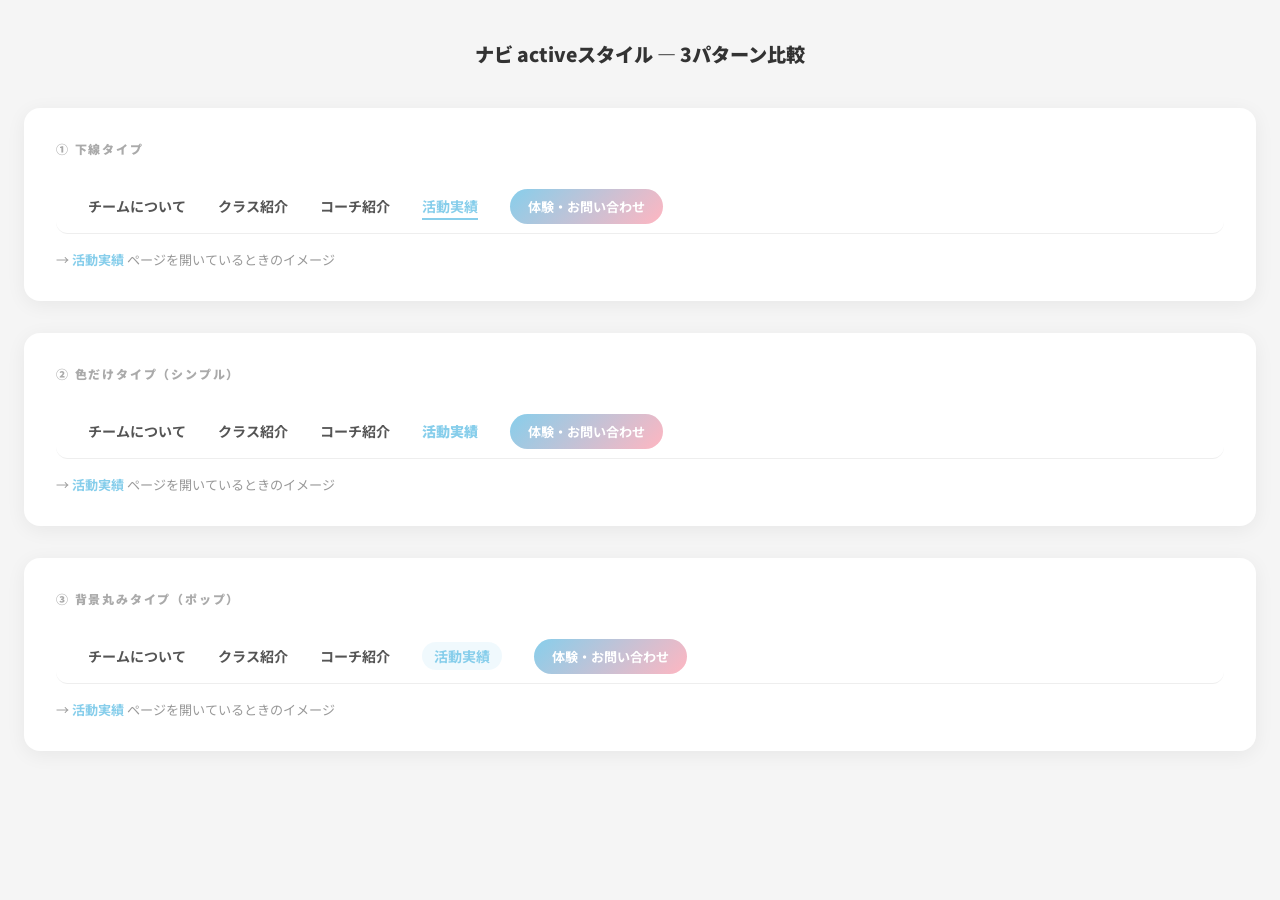
<file: active-preview.html>
<!DOCTYPE html>
<html lang="ja">
<head>
  <meta charset="UTF-8" />
  <meta name="viewport" content="width=device-width, initial-scale=1.0" />
  <title>activeスタイル プレビュー</title>
  <link href="https://fonts.googleapis.com/css2?family=Noto+Sans+JP:wght@400;700;900&family=Montserrat:wght@800;900&display=swap" rel="stylesheet" />
  <style>
    * { margin: 0; padding: 0; box-sizing: border-box; }
    body { font-family: 'Noto Sans JP', sans-serif; background: #f5f5f5; padding: 40px 24px; }

    h1 { font-size: 1.2rem; font-weight: 900; color: #333; margin-bottom: 40px; text-align: center; }

    .preview-block {
      background: white;
      border-radius: 16px;
      padding: 32px;
      margin-bottom: 32px;
      box-shadow: 0 4px 20px rgba(0,0,0,0.06);
    }

    .preview-label {
      font-size: 0.75rem;
      font-weight: 900;
      letter-spacing: 0.15em;
      color: #aaa;
      margin-bottom: 20px;
    }

    /* 共通ナビ */
    .fake-header {
      background: white;
      border-bottom: 1px solid #eee;
      padding: 16px 32px;
      border-radius: 12px;
    }

    .fake-nav {
      display: flex;
      align-items: center;
      gap: 32px;
      list-style: none;
    }

    .fake-nav a {
      text-decoration: none;
      font-size: 0.88rem;
      font-weight: 700;
      color: #555;
      white-space: nowrap;
    }

    .fake-nav .nav-btn {
      background: linear-gradient(135deg, #87CEEB, #FFB6C1);
      color: white;
      padding: 8px 18px;
      border-radius: 20px;
      font-size: 0.82rem;
    }

    /* ① 下線タイプ */
    .style-underline a.active {
      color: #87CEEB;
      border-bottom: 2px solid #87CEEB;
      padding-bottom: 2px;
    }

    /* ② 色だけタイプ */
    .style-color a.active {
      color: #87CEEB;
      font-weight: 900;
    }

    /* ③ 背景丸みタイプ */
    .style-pill a.active {
      color: #87CEEB;
      background: rgba(135,206,235,0.12);
      border-radius: 20px;
      padding: 4px 12px;
    }

    .note {
      margin-top: 16px;
      font-size: 0.82rem;
      color: #999;
    }
    .note span {
      color: #87CEEB;
      font-weight: 700;
    }
  </style>
</head>
<body>

  <h1>ナビ activeスタイル — 3パターン比較</h1>

  <!-- ① 下線 -->
  <div class="preview-block">
    <div class="preview-label">① 下線タイプ</div>
    <div class="fake-header">
      <ul class="fake-nav style-underline">
        <li><a href="#">チームについて</a></li>
        <li><a href="#">クラス紹介</a></li>
        <li><a href="#">コーチ紹介</a></li>
        <li><a href="#" class="active">活動実績</a></li>
        <li><a href="#" class="nav-btn">体験・お問い合わせ</a></li>
      </ul>
    </div>
    <p class="note">→ <span>活動実績</span> ページを開いているときのイメージ</p>
  </div>

  <!-- ② 色だけ -->
  <div class="preview-block">
    <div class="preview-label">② 色だけタイプ（シンプル）</div>
    <div class="fake-header">
      <ul class="fake-nav style-color">
        <li><a href="#">チームについて</a></li>
        <li><a href="#">クラス紹介</a></li>
        <li><a href="#">コーチ紹介</a></li>
        <li><a href="#" class="active">活動実績</a></li>
        <li><a href="#" class="nav-btn">体験・お問い合わせ</a></li>
      </ul>
    </div>
    <p class="note">→ <span>活動実績</span> ページを開いているときのイメージ</p>
  </div>

  <!-- ③ 背景丸み -->
  <div class="preview-block">
    <div class="preview-label">③ 背景丸みタイプ（ポップ）</div>
    <div class="fake-header">
      <ul class="fake-nav style-pill">
        <li><a href="#">チームについて</a></li>
        <li><a href="#">クラス紹介</a></li>
        <li><a href="#">コーチ紹介</a></li>
        <li><a href="#" class="active">活動実績</a></li>
        <li><a href="#" class="nav-btn">体験・お問い合わせ</a></li>
      </ul>
    </div>
    <p class="note">→ <span>活動実績</span> ページを開いているときのイメージ</p>
  </div>

</body>
</html>
</file>
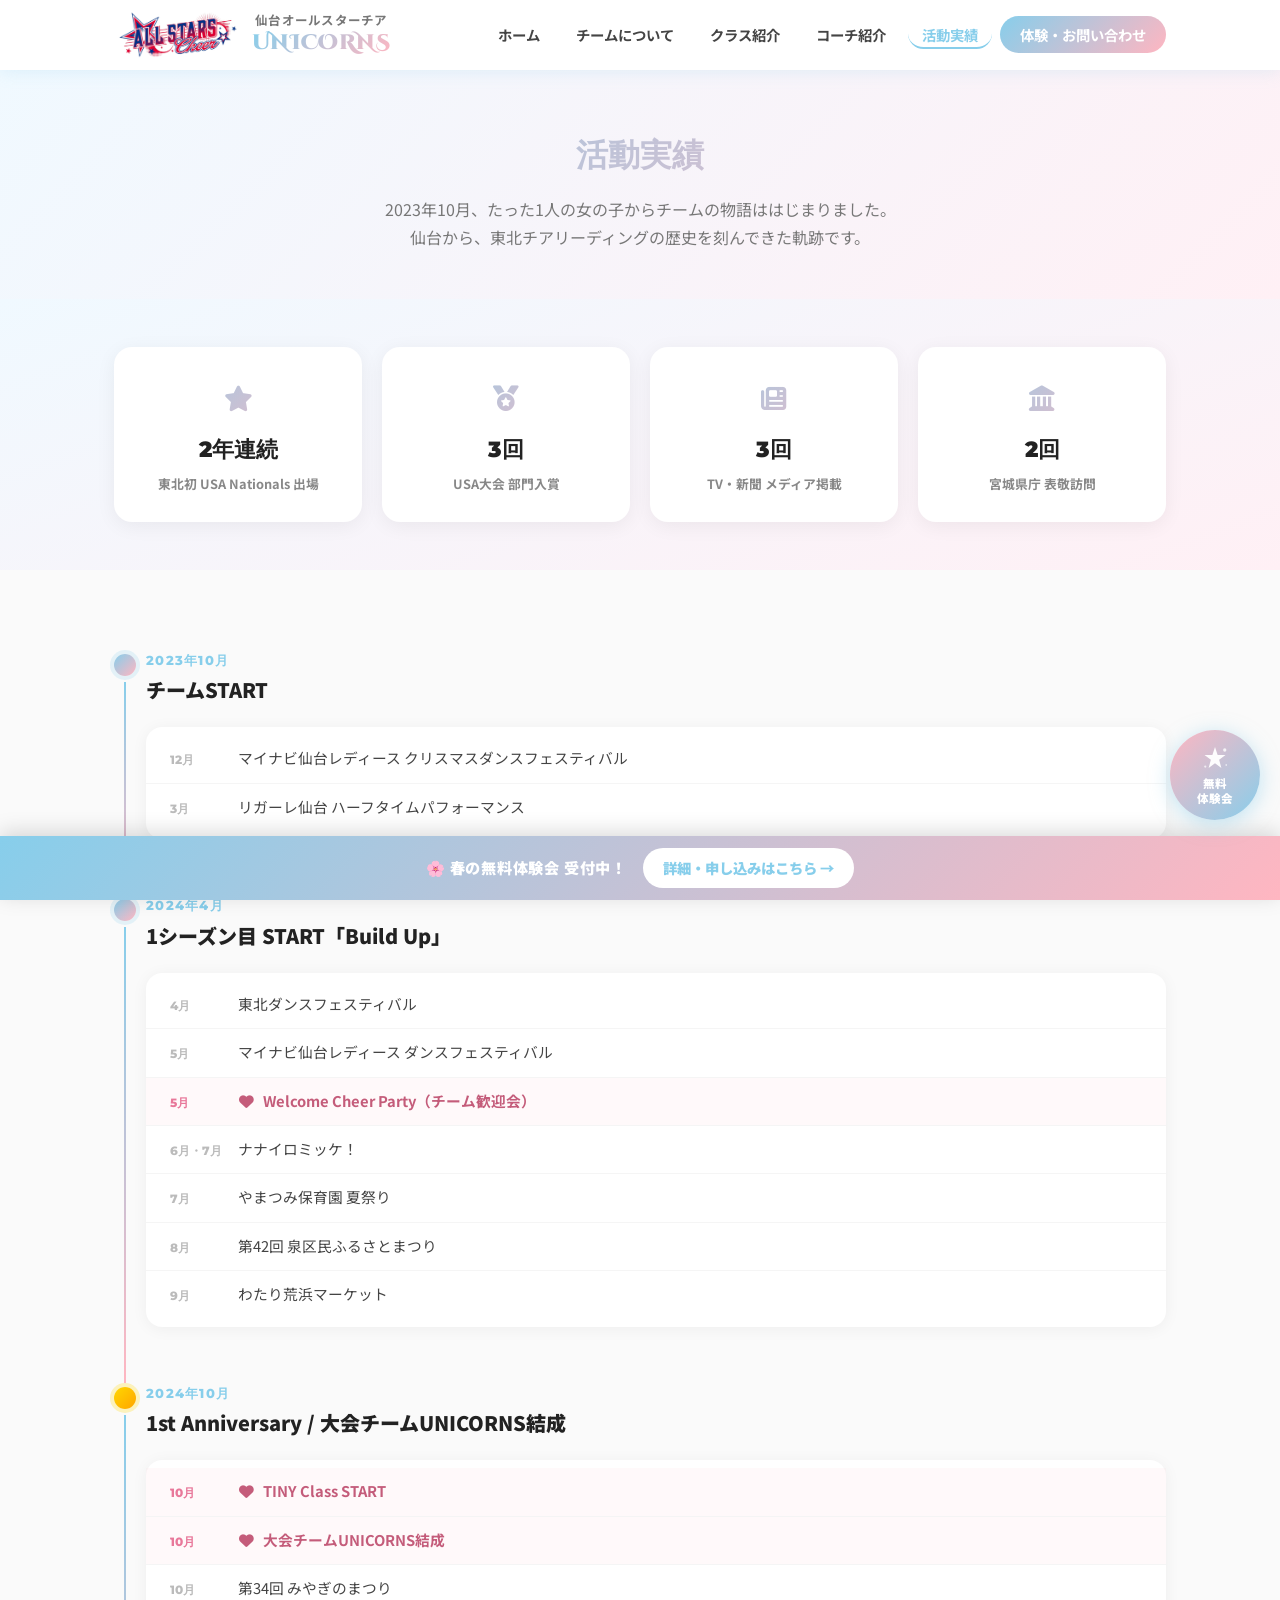
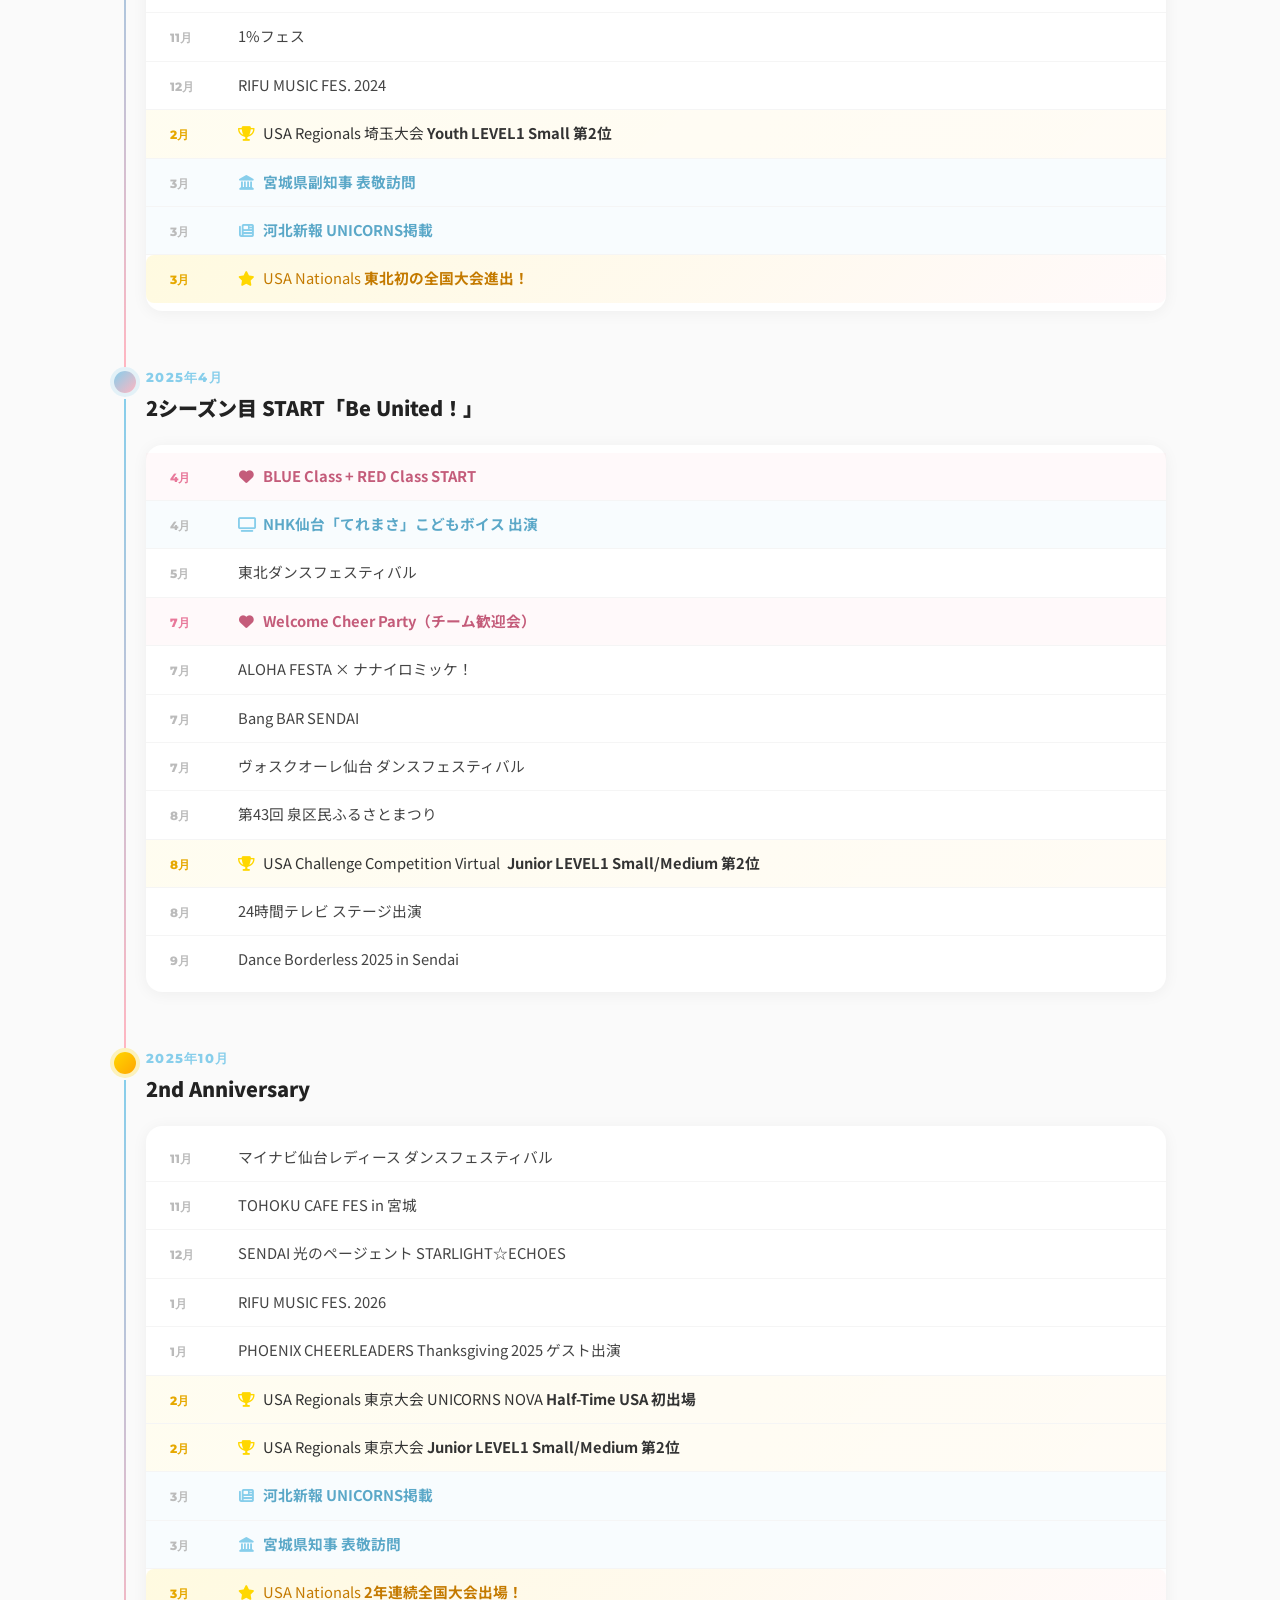
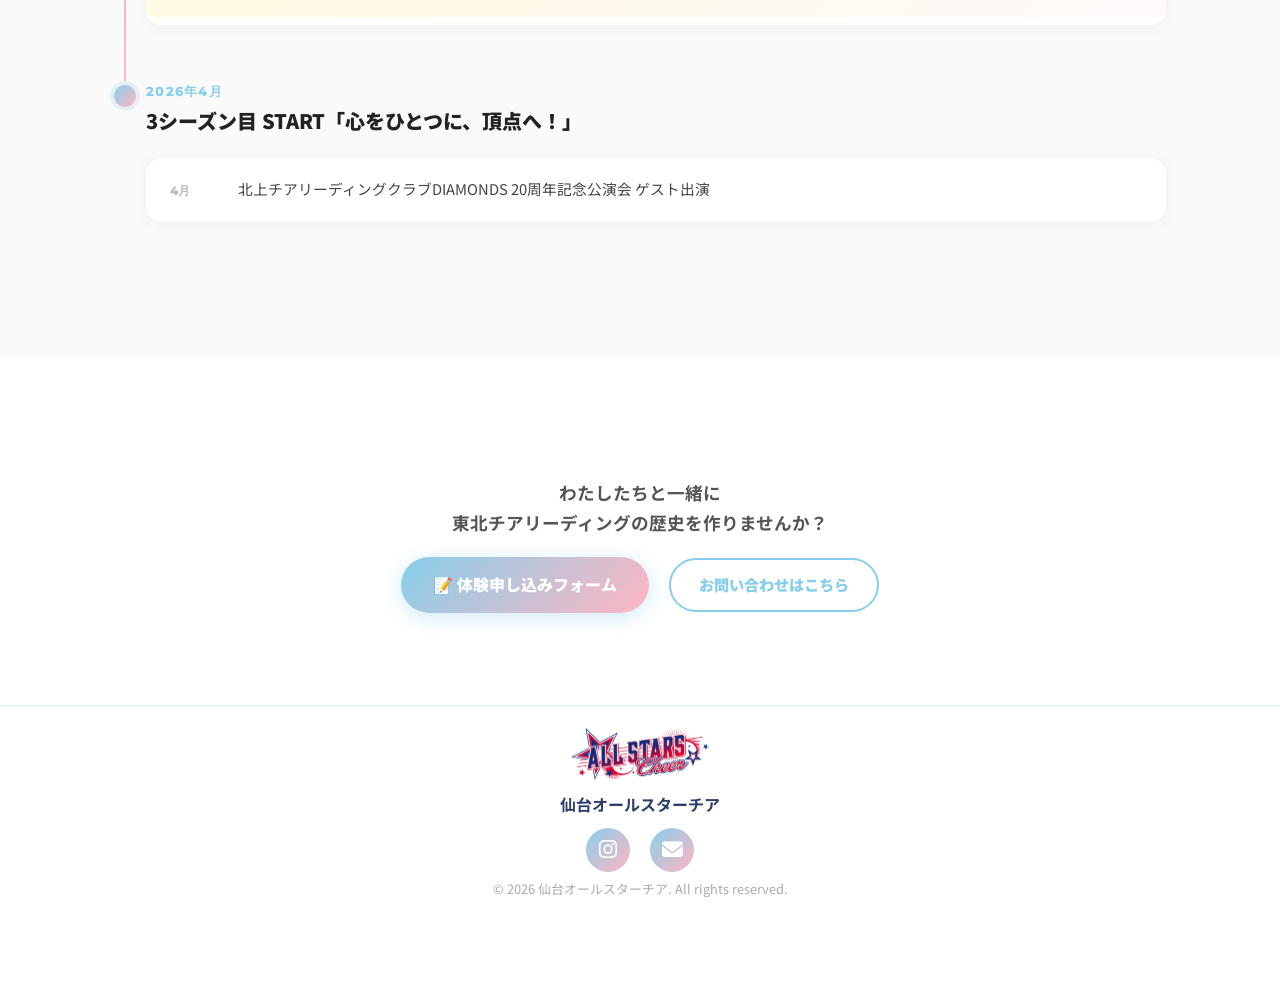
<file: activity.html>
<!DOCTYPE html>
<html lang="ja">
<head>
  <meta charset="UTF-8" />
  <meta name="viewport" content="width=device-width, initial-scale=1.0" />
  <title>活動実績｜仙台オールスターチア UNICORNS</title>
  <meta name="description" content="仙台チア「仙台オールスターチア UNICORNS」の活動実績。東北初・USA Nationals全国大会2年連続出場。大会入賞・24時間テレビ出演・河北新報掲載・宮城県知事表敬訪問など仙台を代表するチアリーディングチームの歩み。" />
  <script async src="https://www.googletagmanager.com/gtag/js?id=G-6REF2D0G59"></script>
  <script>
    window.dataLayer = window.dataLayer || [];
    function gtag(){dataLayer.push(arguments);}
    gtag('js', new Date());
    gtag('config', 'G-6REF2D0G59');
  </script>
  <link rel="icon" type="image/png" href="images/starlogo.png" />
  <link rel="apple-touch-icon" href="images/starlogo.png" />
  <link rel="stylesheet" href="css/style.css" />
  <link rel="stylesheet" href="css/contact.css" />
  <link rel="stylesheet" href="css/class.css" />
  <link rel="stylesheet" href="css/activity.css" />
  <link rel="stylesheet" href="https://cdnjs.cloudflare.com/ajax/libs/font-awesome/6.5.0/css/all.min.css" />
  <link href="https://fonts.googleapis.com/css2?family=Noto+Sans+JP:wght@400;700;900&family=Cinzel+Decorative:wght@900&family=Montserrat:wght@800;900&display=swap" rel="stylesheet" />
</head>
<body>

  <!-- ヘッダー -->
  <header class="header">
    <div class="header-inner">
      <div class="logo">
        <a href="index.html">
          <img src="images/teamlogo.png" alt="UNICORNS" class="logo-icon" />
        </a>
        <div class="logo-text">
          <span class="logo-sub">仙台オールスターチア</span>
          <span class="logo-main">UNICORNS</span>
        </div>
      </div>
      <nav class="nav">
        <ul>
          <li><a href="index.html">ホーム</a></li>
          <li><a href="about.html">チームについて</a></li>
          <li><a href="class.html">クラス紹介</a></li>
          <li><a href="coach.html">コーチ紹介</a></li>
          <li><a href="activity.html" class="active">活動実績</a></li>
          <li><a href="contact.html" class="nav-btn">体験・お問い合わせ</a></li>
        </ul>
      </nav>
      <button class="hamburger" id="hamburger">&#9776;</button>
    </div>
  </header>

  <!-- ページヒーロー -->
  <div class="page-hero">
    <h1 class="page-title">活動実績</h1>
    <p>2023年10月、たった1人の女の子からチームの物語ははじまりました。<br>仙台から、東北チアリーディングの歴史を刻んできた軌跡です。</p>
  </div>

  <!-- 大会実績ハイライト -->
  <section class="section highlight-section">
    <div class="container">
      <div class="highlight-grid">
        <div class="highlight-card">
          <div class="highlight-icon"><i class="fa-solid fa-star"></i></div>
          <div class="highlight-num">2年連続</div>
          <div class="highlight-label">東北初 USA Nationals 出場</div>
        </div>
        <div class="highlight-card">
          <div class="highlight-icon"><i class="fa-solid fa-medal"></i></div>
          <div class="highlight-num">3回</div>
          <div class="highlight-label">USA大会 部門入賞</div>
        </div>
        <div class="highlight-card">
          <div class="highlight-icon"><i class="fa-solid fa-newspaper"></i></div>
          <div class="highlight-num">3回</div>
          <div class="highlight-label">TV・新聞 メディア掲載</div>
        </div>
        <div class="highlight-card">
          <div class="highlight-icon"><i class="fa-solid fa-landmark"></i></div>
          <div class="highlight-num">2回</div>
          <div class="highlight-label">宮城県庁 表敬訪問</div>
        </div>
      </div>
    </div>
  </section>

  <!-- タイムライン -->
  <section class="section timeline-section">
    <div class="container">

      <!-- 2023年10月 チームSTART -->
      <div class="season-block">
        <div class="season-header">
          <div class="season-dot"></div>
          <div class="season-info">
            <span class="season-date">2023年10月</span>
            <span class="season-title">チームSTART</span>
          </div>
        </div>
        <div class="season-body">
          <ul class="activity-list">
            <li class="activity-item event">
              <span class="activity-month">12月</span>
              <span class="activity-name">マイナビ仙台レディース クリスマスダンスフェスティバル</span>
            </li>
            <li class="activity-item event">
              <span class="activity-month">3月</span>
              <span class="activity-name">リガーレ仙台 ハーフタイムパフォーマンス</span>
            </li>
          </ul>
        </div>
      </div>

      <!-- 2024年4月 1シーズン目START -->
      <div class="season-block">
        <div class="season-header">
          <div class="season-dot"></div>
          <div class="season-info">
            <span class="season-date">2024年4月</span>
            <span class="season-title">1シーズン目 START「Build Up」</span>
          </div>
        </div>
        <div class="season-body">
          <ul class="activity-list">
            <li class="activity-item event">
              <span class="activity-month">4月</span>
              <span class="activity-name">東北ダンスフェスティバル</span>
            </li>
            <li class="activity-item event">
              <span class="activity-month">5月</span>
              <span class="activity-name">マイナビ仙台レディース ダンスフェスティバル</span>
            </li>
            <li class="activity-item team">
              <span class="activity-month">5月</span>
              <span class="activity-name"><i class="fa-solid fa-heart"></i> Welcome Cheer Party（チーム歓迎会）</span>
            </li>
            <li class="activity-item event">
              <span class="activity-month">6月・7月</span>
              <span class="activity-name">ナナイロミッケ！</span>
            </li>
            <li class="activity-item event">
              <span class="activity-month">7月</span>
              <span class="activity-name">やまつみ保育園 夏祭り</span>
            </li>
            <li class="activity-item event">
              <span class="activity-month">8月</span>
              <span class="activity-name">第42回 泉区民ふるさとまつり</span>
            </li>
            <li class="activity-item event">
              <span class="activity-month">9月</span>
              <span class="activity-name">わたり荒浜マーケット</span>
            </li>
          </ul>
        </div>
      </div>

      <!-- 2024年10月 大会出場決定 -->
      <div class="season-block">
        <div class="season-header">
          <div class="season-dot trophy-dot"></div>
          <div class="season-info">
            <span class="season-date">2024年10月</span>
            <span class="season-title">1st Anniversary / 大会チームUNICORNS結成</span>
          </div>
        </div>
        <div class="season-body">
          <ul class="activity-list">
            <li class="activity-item team">
              <span class="activity-month">10月</span>
              <span class="activity-name"><i class="fa-solid fa-heart"></i> TINY Class START</span>
            </li>
            <li class="activity-item team">
              <span class="activity-month">10月</span>
              <span class="activity-name"><i class="fa-solid fa-heart"></i> 大会チームUNICORNS結成</span>
            </li>
            <li class="activity-item event">
              <span class="activity-month">10月</span>
              <span class="activity-name">第34回 みやぎのまつり</span>
            </li>
            <li class="activity-item event">
              <span class="activity-month">11月</span>
              <span class="activity-name">1%フェス</span>
            </li>
            <li class="activity-item event">
              <span class="activity-month">12月</span>
              <span class="activity-name">RIFU MUSIC FES. 2024</span>
            </li>
            <li class="activity-item trophy">
              <span class="activity-month">2月</span>
              <span class="activity-name"><i class="fa-solid fa-trophy"></i> USA Regionals 埼玉大会 <strong>Youth LEVEL1 Small 第2位</strong></span>
            </li>
            <li class="activity-item media">
              <span class="activity-month">3月</span>
              <span class="activity-name"><i class="fa-solid fa-landmark"></i> 宮城県副知事 表敬訪問</span>
            </li>
            <li class="activity-item media">
              <span class="activity-month">3月</span>
              <span class="activity-name"><i class="fa-solid fa-newspaper"></i> 河北新報 UNICORNS掲載</span>
            </li>
            <li class="activity-item trophy highlight-item">
              <span class="activity-month">3月</span>
              <span class="activity-name"><i class="fa-solid fa-star"></i> USA Nationals <strong>東北初の全国大会進出！</strong></span>
            </li>
          </ul>
        </div>
      </div>

      <!-- 2025年4月 2シーズン目START -->
      <div class="season-block">
        <div class="season-header">
          <div class="season-dot"></div>
          <div class="season-info">
            <span class="season-date">2025年4月</span>
            <span class="season-title">2シーズン目 START「Be United！」</span>
          </div>
        </div>
        <div class="season-body">
          <ul class="activity-list">
            <li class="activity-item team">
              <span class="activity-month">4月</span>
              <span class="activity-name"><i class="fa-solid fa-heart"></i> BLUE Class + RED Class START</span>
            </li>
            <li class="activity-item media">
              <span class="activity-month">4月</span>
              <span class="activity-name"><i class="fa-solid fa-tv"></i> NHK仙台「てれまさ」こどもボイス 出演</span>
            </li>
            <li class="activity-item event">
              <span class="activity-month">5月</span>
              <span class="activity-name">東北ダンスフェスティバル</span>
            </li>
            <li class="activity-item team">
              <span class="activity-month">7月</span>
              <span class="activity-name"><i class="fa-solid fa-heart"></i> Welcome Cheer Party（チーム歓迎会）</span>
            </li>
            <li class="activity-item event">
              <span class="activity-month">7月</span>
              <span class="activity-name">ALOHA FESTA × ナナイロミッケ！</span>
            </li>
            <li class="activity-item event">
              <span class="activity-month">7月</span>
              <span class="activity-name">Bang BAR SENDAI</span>
            </li>
            <li class="activity-item event">
              <span class="activity-month">7月</span>
              <span class="activity-name">ヴォスクオーレ仙台 ダンスフェスティバル</span>
            </li>
            <li class="activity-item event">
              <span class="activity-month">8月</span>
              <span class="activity-name">第43回 泉区民ふるさとまつり</span>
            </li>
            <li class="activity-item trophy">
              <span class="activity-month">8月</span>
              <span class="activity-name"><i class="fa-solid fa-trophy"></i> USA Challenge Competition Virtual&ensp;<strong>Junior LEVEL1 Small/Medium 第2位</strong></span>
            </li>
            <li class="activity-item event">
              <span class="activity-month">8月</span>
              <span class="activity-name">24時間テレビ ステージ出演</span>
            </li>
            <li class="activity-item event">
              <span class="activity-month">9月</span>
              <span class="activity-name">Dance Borderless 2025 in Sendai</span>
            </li>
          </ul>
        </div>
      </div>

      <!-- 2025年10月 大会入賞に向けて -->
      <div class="season-block">
        <div class="season-header">
          <div class="season-dot trophy-dot"></div>
          <div class="season-info">
            <span class="season-date">2025年10月</span>
            <span class="season-title">2nd Anniversary</span>
          </div>
        </div>
        <div class="season-body">
          <ul class="activity-list">
            <li class="activity-item event">
              <span class="activity-month">11月</span>
              <span class="activity-name">マイナビ仙台レディース ダンスフェスティバル</span>
            </li>
            <li class="activity-item event">
              <span class="activity-month">11月</span>
              <span class="activity-name">TOHOKU CAFE FES in 宮城</span>
            </li>
            <li class="activity-item event">
              <span class="activity-month">12月</span>
              <span class="activity-name">SENDAI 光のページェント STARLIGHT☆ECHOES</span>
            </li>
            <li class="activity-item event">
              <span class="activity-month">1月</span>
              <span class="activity-name">RIFU MUSIC FES. 2026</span>
            </li>
            <li class="activity-item event">
              <span class="activity-month">1月</span>
              <span class="activity-name">PHOENIX CHEERLEADERS Thanksgiving 2025 ゲスト出演</span>
            </li>
            <li class="activity-item trophy">
              <span class="activity-month">2月</span>
              <span class="activity-name"><i class="fa-solid fa-trophy"></i> USA Regionals 東京大会 UNICORNS NOVA <strong>Half-Time USA 初出場</strong></span>
            </li>
            <li class="activity-item trophy">
              <span class="activity-month">2月</span>
              <span class="activity-name"><i class="fa-solid fa-trophy"></i> USA Regionals 東京大会 <strong>Junior LEVEL1 Small/Medium 第2位</strong></span>
            </li>
            <li class="activity-item media">
              <span class="activity-month">3月</span>
              <span class="activity-name"><i class="fa-solid fa-newspaper"></i> 河北新報 UNICORNS掲載</span>
            </li>
            <li class="activity-item media">
              <span class="activity-month">3月</span>
              <span class="activity-name"><i class="fa-solid fa-landmark"></i> 宮城県知事 表敬訪問</span>
            </li>
            <li class="activity-item trophy highlight-item">
              <span class="activity-month">3月</span>
              <span class="activity-name"><i class="fa-solid fa-star"></i> USA Nationals <strong>2年連続全国大会出場！</strong></span>
            </li>
          </ul>
        </div>
      </div>

      <!-- 2026年4月 3シーズン目START -->
      <div class="season-block">
        <div class="season-header">
          <div class="season-dot"></div>
          <div class="season-info">
            <span class="season-date">2026年4月</span>
            <span class="season-title">3シーズン目 START「心をひとつに、頂点へ！」</span>
          </div>
        </div>
        <div class="season-body">
          <ul class="activity-list">
            <li class="activity-item event">
              <span class="activity-month">4月</span>
              <span class="activity-name">北上チアリーディングクラブDIAMONDS 20周年記念公演会 ゲスト出演</span>
            </li>
          </ul>
        </div>
      </div>

    </div>
  </section>

  <!-- CTA -->
  <section class="section">
    <div class="container">
      <div class="class-cta">
        <p>わたしたちと一緒に<br>東北チアリーディングの歴史を作りませんか？</p>
        <a href="https://forms.gle/98jGiqx1gaxv1aKSA" target="_blank" class="trial-cta-link">📝 体験申し込みフォーム</a>
        <a href="contact.html" class="contact-cta-link">お問い合わせはこちら</a>
      </div>
    </div>
  </section>

  <!-- フッター -->
  <footer class="footer">
    <div class="footer-inner">
      <img src="images/teamlogo.png" alt="UNICORNS" class="footer-logo-img" />
      <div class="footer-logo">仙台オールスターチア</div>
      <div class="footer-links">
        <a href="https://www.instagram.com/sendaicheer/" target="_blank"><i class="fa-brands fa-instagram"></i></a>
        <a href="mailto:sendaicheer@gmail.com"><i class="fa-solid fa-envelope"></i></a>
      </div>
      <p class="footer-copy">&copy; 2026 仙台オールスターチア. All rights reserved.</p>
    </div>
  </footer>

  <!-- 固定ボトムバー -->
  <div class="trial-fixed-bar">
    <span class="trial-fixed-bar-text">🌸 春の無料体験会 受付中！</span>
    <a href="trial.html" class="trial-fixed-bar-btn">詳細・申し込みはこちら →</a>
  </div>

  <!-- フローティングボタン -->
  <a href="trial.html" class="trial-float-btn">
    <svg class="trial-float-icon" viewBox="0 0 40 40" fill="none" xmlns="http://www.w3.org/2000/svg">
      <polygon points="20,4 23.5,14.5 34,14.5 25.5,21 28.5,32 20,25.5 11.5,32 14.5,21 6,14.5 16.5,14.5" fill="white" opacity="0.95"/>
      <circle cx="33" cy="8" r="2.2" fill="white" opacity="0.8"/>
      <circle cx="7" cy="30" r="1.5" fill="white" opacity="0.7"/>
      <circle cx="35" cy="28" r="1.2" fill="white" opacity="0.6"/>
    </svg>
    <span class="trial-float-text">無料<br>体験会</span>
  </a>

  <script src="js/main.js"></script>
</body>
</html>
</file>
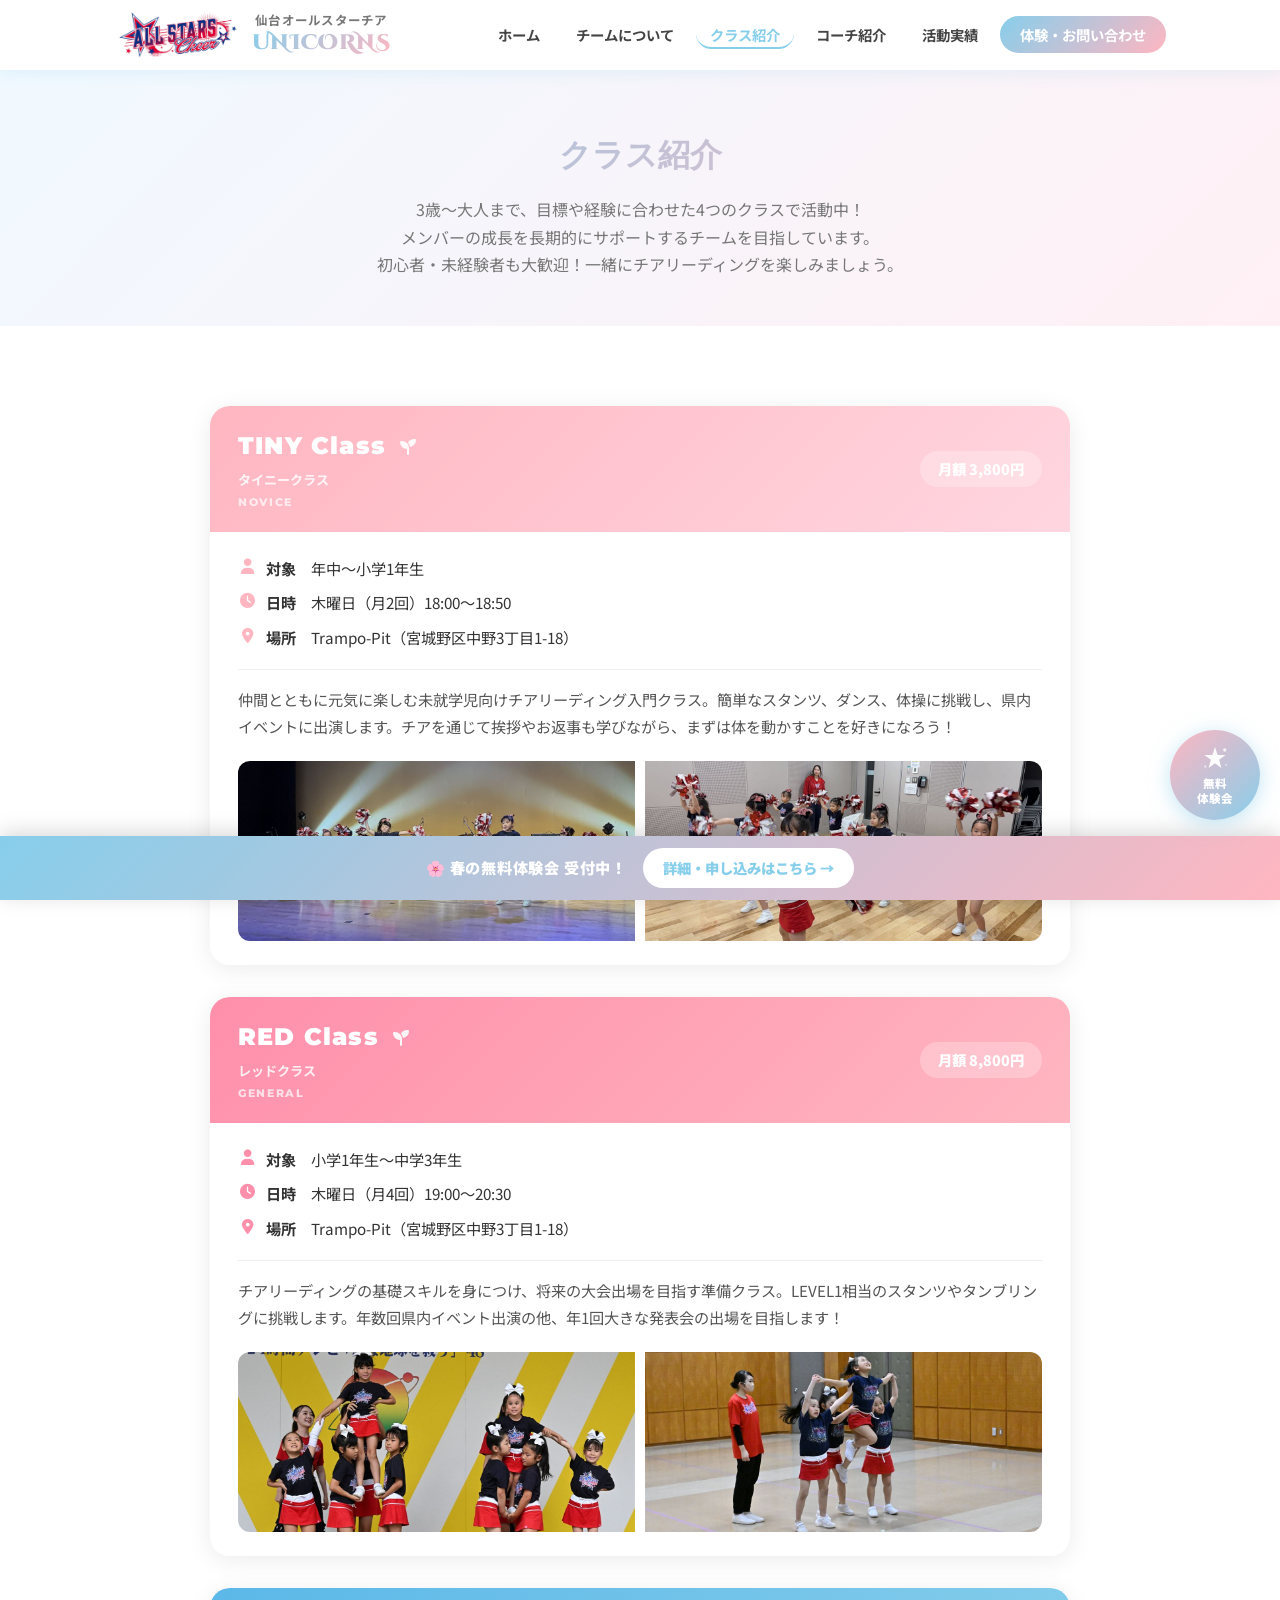
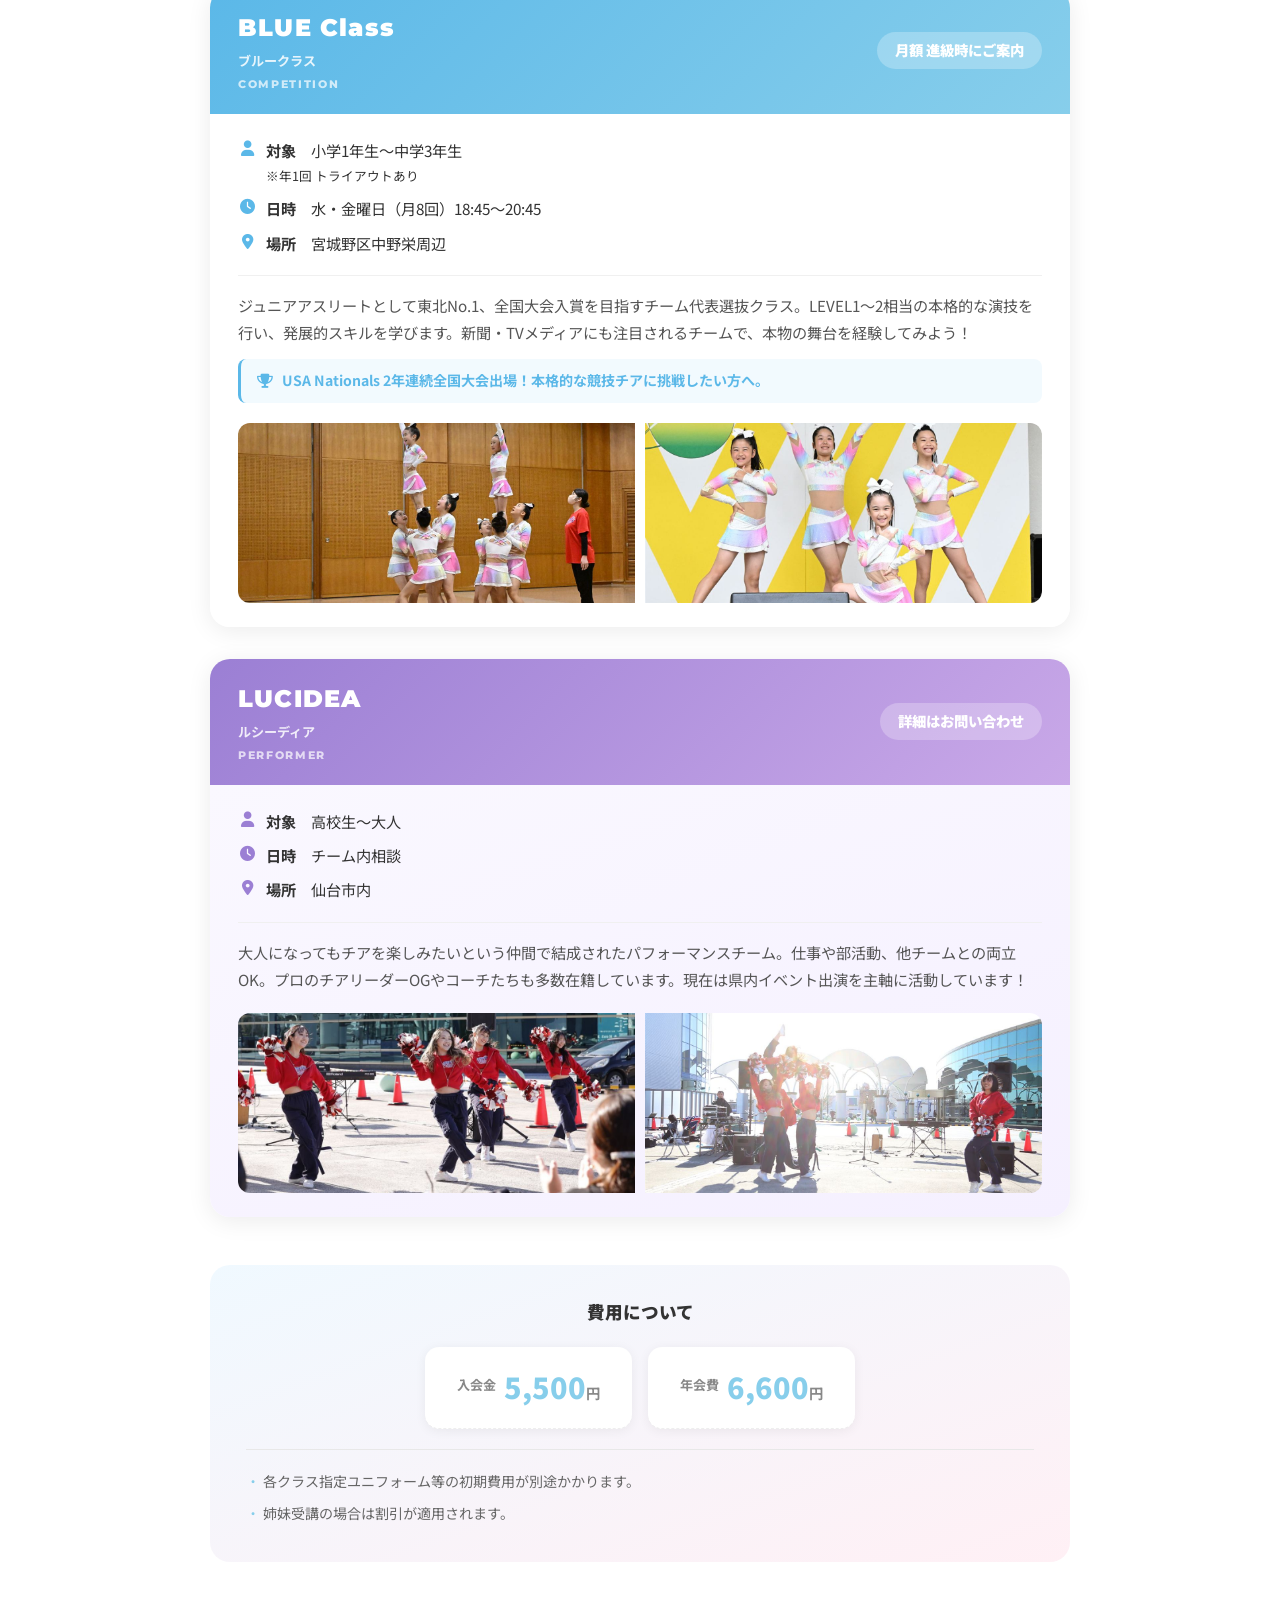
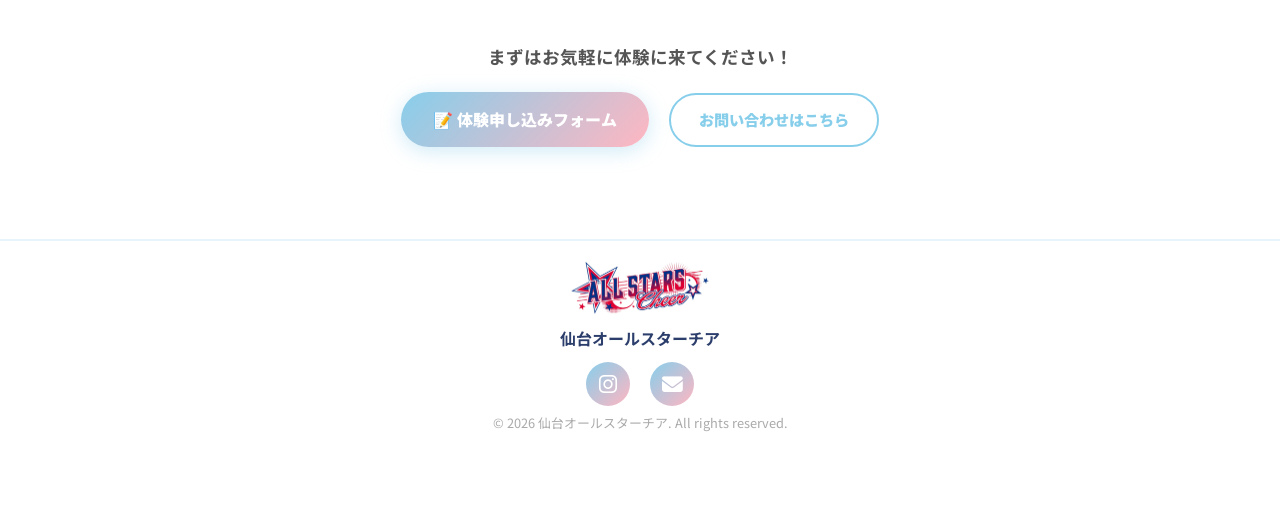
<file: class.html>
<!DOCTYPE html>
<html lang="ja">
<head>
  <meta charset="UTF-8" />
  <meta name="viewport" content="width=device-width, initial-scale=1.0" />
  <title>クラス紹介｜仙台オールスターチア UNICORNS</title>
  <meta name="description" content="仙台チア「仙台オールスターチア UNICORNS」のクラス紹介。年中〜大人まで4クラス展開。仙台でチアを習うなら初心者大歓迎のUNICORNSへ！月額3,800円〜。全国大会出場の本格チアリーディングを体験しよう。" />
  <script async src="https://www.googletagmanager.com/gtag/js?id=G-6REF2D0G59"></script>
  <script>
    window.dataLayer = window.dataLayer || [];
    function gtag(){dataLayer.push(arguments);}
    gtag('js', new Date());
    gtag('config', 'G-6REF2D0G59');
  </script>
  <link rel="icon" type="image/png" href="images/starlogo.png" />
  <link rel="apple-touch-icon" href="images/starlogo.png" />
  <link rel="stylesheet" href="css/style.css" />
  <link rel="stylesheet" href="css/contact.css" />
  <link rel="stylesheet" href="css/class.css" />
  <link rel="stylesheet" href="https://cdnjs.cloudflare.com/ajax/libs/font-awesome/6.5.0/css/all.min.css" />
  <link href="https://fonts.googleapis.com/css2?family=Noto+Sans+JP:wght@400;700;900&family=Cinzel+Decorative:wght@900&family=Montserrat:wght@800;900&display=swap" rel="stylesheet" />
</head>
<body>

  <!-- ヘッダー -->
  <header class="header">
    <div class="header-inner">
      <div class="logo">
        <a href="index.html">
          <img src="images/teamlogo.png" alt="UNICORNS" class="logo-icon" />
        </a>
        <div class="logo-text">
          <span class="logo-sub">仙台オールスターチア</span>
          <span class="logo-main">UNICORNS</span>
        </div>
      </div>
      <nav class="nav">
        <ul>
          <li><a href="index.html">ホーム</a></li>
          <li><a href="about.html">チームについて</a></li>
          <li><a href="class.html" class="active">クラス紹介</a></li>
          <li><a href="coach.html">コーチ紹介</a></li>
          <li><a href="activity.html">活動実績</a></li>
          <li><a href="contact.html" class="nav-btn">体験・お問い合わせ</a></li>
        </ul>
      </nav>
      <button class="hamburger" id="hamburger">&#9776;</button>
    </div>
  </header>

  <!-- ページヒーロー -->
  <div class="page-hero">
    <h1 class="page-title">クラス紹介</h1>
    <p>3歳〜大人まで、目標や経験に合わせた4つのクラスで活動中！<br>メンバーの成長を長期的にサポートするチームを目指しています。<br>初心者・未経験者も大歓迎！一緒にチアリーディングを楽しみましょう。</p>
  </div>

  <!-- クラス一覧 -->
  <section class="section">
    <div class="container">
      <div class="class-detail-list">

        <!-- TINY Class -->
        <div class="class-detail-card tiny-card" id="tiny">
          <div class="class-detail-header">
            <div class="class-detail-name">
              <span class="class-detail-en">TINY Class <i class="fa-solid fa-seedling class-beginner-icon"></i></span>
              <span class="class-detail-ja">タイニークラス</span>
              <span class="class-detail-type">novice</span>
            </div>
            <span class="class-detail-badge tiny-badge">月額 3,800円</span>
          </div>
          <div class="class-detail-body">
            <div class="class-detail-meta">
              <div class="class-detail-meta-item">
                <i class="fa-solid fa-user"></i>
                <span><strong>対象</strong>　年中〜小学1年生</span>
              </div>
              <div class="class-detail-meta-item">
                <i class="fa-solid fa-clock"></i>
                <span><strong>日時</strong>　木曜日（月2回）18:00〜18:50</span>
              </div>
              <div class="class-detail-meta-item">
                <i class="fa-solid fa-location-dot"></i>
                <span><strong>場所</strong>　Trampo-Pit（宮城野区中野3丁目1-18）</span>
              </div>
            </div>
            <p class="class-detail-desc">仲間とともに元気に楽しむ未就学児向けチアリーディング入門クラス。簡単なスタンツ、ダンス、体操に挑戦し、県内イベントに出演します。チアを通じて挨拶やお返事も学びながら、まずは体を動かすことを好きになろう！</p>
            <div class="class-photos">
              <img src="images/red3.jpg" alt="仙台チアリーディング TINY Class 未就学児 年中〜小学1年生" />
              <img src="images/tiny1.jpg" alt="仙台チアリーディング TINY Class 未就学児 年中〜小学1年生" />
            </div>
          </div>
        </div>

        <!-- RED Class -->
        <div class="class-detail-card red-card" id="red">
          <div class="class-detail-header">
            <div class="class-detail-name">
              <span class="class-detail-en">RED Class <i class="fa-solid fa-seedling class-beginner-icon"></i></span>
              <span class="class-detail-ja">レッドクラス</span>
              <span class="class-detail-type">General</span>
            </div>
            <span class="class-detail-badge red-badge">月額 8,800円</span>
          </div>
          <div class="class-detail-body">
            <div class="class-detail-meta">
              <div class="class-detail-meta-item">
                <i class="fa-solid fa-user"></i>
                <span><strong>対象</strong>　小学1年生〜中学3年生</span>
              </div>
              <div class="class-detail-meta-item">
                <i class="fa-solid fa-clock"></i>
                <span><strong>日時</strong>　木曜日（月4回）19:00〜20:30</span>
              </div>
              <div class="class-detail-meta-item">
                <i class="fa-solid fa-location-dot"></i>
                <span><strong>場所</strong>　Trampo-Pit（宮城野区中野3丁目1-18）</span>
              </div>
            </div>
            <p class="class-detail-desc">チアリーディングの基礎スキルを身につけ、将来の大会出場を目指す準備クラス。LEVEL1相当のスタンツやタンブリングに挑戦します。年数回県内イベント出演の他、年1回大きな発表会の出場を目指します！</p>
            <div class="class-photos">
              <img src="images/red1.jpeg" alt="仙台チアリーディング RED Class 小学生 中学生 練習風景" style="object-position: center 35%;" />
              <img src="images/red2.jpeg" alt="仙台チアリーディング RED Class 小学生 中学生 練習風景" style="object-position: center 70%;" />
            </div>
          </div>
        </div>

        <!-- BLUE Class -->
        <div class="class-detail-card blue-card" id="blue">
          <div class="class-detail-header">
            <div class="class-detail-name">
              <span class="class-detail-en">BLUE Class</span>
              <span class="class-detail-ja">ブルークラス</span>
              <span class="class-detail-type">Competition</span>
            </div>
            <span class="class-detail-badge blue-badge">月額 進級時にご案内</span>
          </div>
          <div class="class-detail-body">
            <div class="class-detail-meta">
              <div class="class-detail-meta-item">
                <i class="fa-solid fa-user"></i>
                <span><strong>対象</strong>　小学1年生〜中学3年生<br><small>※年1回 トライアウトあり</small></span>
              </div>
              <div class="class-detail-meta-item">
                <i class="fa-solid fa-clock"></i>
                <span><strong>日時</strong>　水・金曜日（月8回）18:45〜20:45</span>
              </div>
              <div class="class-detail-meta-item">
                <i class="fa-solid fa-location-dot"></i>
                <span><strong>場所</strong>　宮城野区中野栄周辺</span>
              </div>
            </div>
            <p class="class-detail-desc">ジュニアアスリートとして東北No.1、全国大会入賞を目指すチーム代表選抜クラス。LEVEL1〜2相当の本格的な演技を行い、発展的スキルを学びます。新聞・TVメディアにも注目されるチームで、本物の舞台を経験してみよう！</p>
            <div class="class-detail-note">
              <i class="fa-solid fa-trophy"></i>
              USA Nationals 2年連続全国大会出場！本格的な競技チアに挑戦したい方へ。
            </div>
            <div class="class-photos">
              <img src="images/blue1.jpg" alt="仙台チアリーディング BLUE Class 全国大会出場 競技チア" />
              <img src="images/blue2.jpg" alt="仙台チアリーディング BLUE Class 全国大会出場 競技チア" />
            </div>
          </div>
        </div>

        <!-- LUCIDEA -->
        <div class="class-detail-card lucidea-card" id="lucidea">
          <div class="class-detail-header">
            <div class="class-detail-name">
              <span class="class-detail-en">LUCIDEA</span>
              <span class="class-detail-ja">ルシーディア</span>
              <span class="class-detail-type">Performer</span>
            </div>
            <span class="class-detail-badge lucidea-badge">詳細はお問い合わせ</span>
          </div>
          <div class="class-detail-body">
            <div class="class-detail-meta">
              <div class="class-detail-meta-item">
                <i class="fa-solid fa-user"></i>
                <span><strong>対象</strong>　高校生〜大人</span>
              </div>
              <div class="class-detail-meta-item">
                <i class="fa-solid fa-clock"></i>
                <span><strong>日時</strong>　チーム内相談</span>
              </div>
              <div class="class-detail-meta-item">
                <i class="fa-solid fa-location-dot"></i>
                <span><strong>場所</strong>　仙台市内</span>
              </div>
            </div>
            <p class="class-detail-desc">大人になってもチアを楽しみたいという仲間で結成されたパフォーマンスチーム。仕事や部活動、他チームとの両立OK。プロのチアリーダーOGやコーチたちも多数在籍しています。現在は県内イベント出演を主軸に活動しています！</p>
            <div class="class-photos">
              <div style="overflow: hidden; height: 180px;">
                <img src="images/lucidea1.jpg" alt="仙台チアリーディング LUCIDEA 大人 高校生 パフォーマンスチーム" style="width: 100%; height: 100%; object-fit: cover; object-position: 75% 98%; transform: scale(1.2); transform-origin: 75% 98%;" />
              </div>
              <img src="images/lucidea2.jpg" alt="仙台チアリーディング LUCIDEA 大人 高校生 パフォーマンスチーム" />
            </div>
          </div>
        </div>

      </div>

      <!-- 費用 -->
      <div class="fee-section">
        <h3 class="fee-title">費用について</h3>
        <div class="fee-grid">
          <div class="fee-item">
            <div class="fee-label">入会金</div>
            <div class="fee-amount">5,500<span>円</span></div>
          </div>
          <div class="fee-item">
            <div class="fee-label">年会費</div>
            <div class="fee-amount">6,600<span>円</span></div>
          </div>
        </div>
        <ul class="fee-notes">
          <li>各クラス指定ユニフォーム等の初期費用が別途かかります。</li>
          <li>姉妹受講の場合は割引が適用されます。</li>
        </ul>
      </div>

      <!-- CTA -->
      <div class="class-cta">
        <p>まずはお気軽に体験に来てください！</p>
        <a href="https://forms.gle/98jGiqx1gaxv1aKSA" target="_blank" class="trial-cta-link">📝 体験申し込みフォーム</a>
        <a href="contact.html" class="contact-cta-link">お問い合わせはこちら</a>
      </div>

    </div>
  </section>

  <!-- フッター -->
  <footer class="footer">
    <div class="footer-inner">
      <img src="images/teamlogo.png" alt="UNICORNS" class="footer-logo-img" />
      <div class="footer-logo">仙台オールスターチア</div>
      <div class="footer-links">
        <a href="https://www.instagram.com/sendaicheer/" target="_blank"><i class="fa-brands fa-instagram"></i></a>
        <a href="mailto:sendaicheer@gmail.com"><i class="fa-solid fa-envelope"></i></a>
      </div>
      <p class="footer-copy">&copy; 2026 仙台オールスターチア. All rights reserved.</p>
    </div>
  </footer>

  <!-- 固定ボトムバー -->
  <div class="trial-fixed-bar">
    <span class="trial-fixed-bar-text">🌸 春の無料体験会 受付中！</span>
    <a href="trial.html" class="trial-fixed-bar-btn">詳細・申し込みはこちら →</a>
  </div>

  <!-- フローティングボタン -->
  <a href="trial.html" class="trial-float-btn">
    <svg class="trial-float-icon" viewBox="0 0 40 40" fill="none" xmlns="http://www.w3.org/2000/svg">
      <polygon points="20,4 23.5,14.5 34,14.5 25.5,21 28.5,32 20,25.5 11.5,32 14.5,21 6,14.5 16.5,14.5" fill="white" opacity="0.95"/>
      <circle cx="33" cy="8" r="2.2" fill="white" opacity="0.8"/>
      <circle cx="7" cy="30" r="1.5" fill="white" opacity="0.7"/>
      <circle cx="35" cy="28" r="1.2" fill="white" opacity="0.6"/>
    </svg>
    <span class="trial-float-text">無料<br>体験会</span>
  </a>

  <script src="js/main.js"></script>
</body>
</html>
</file>
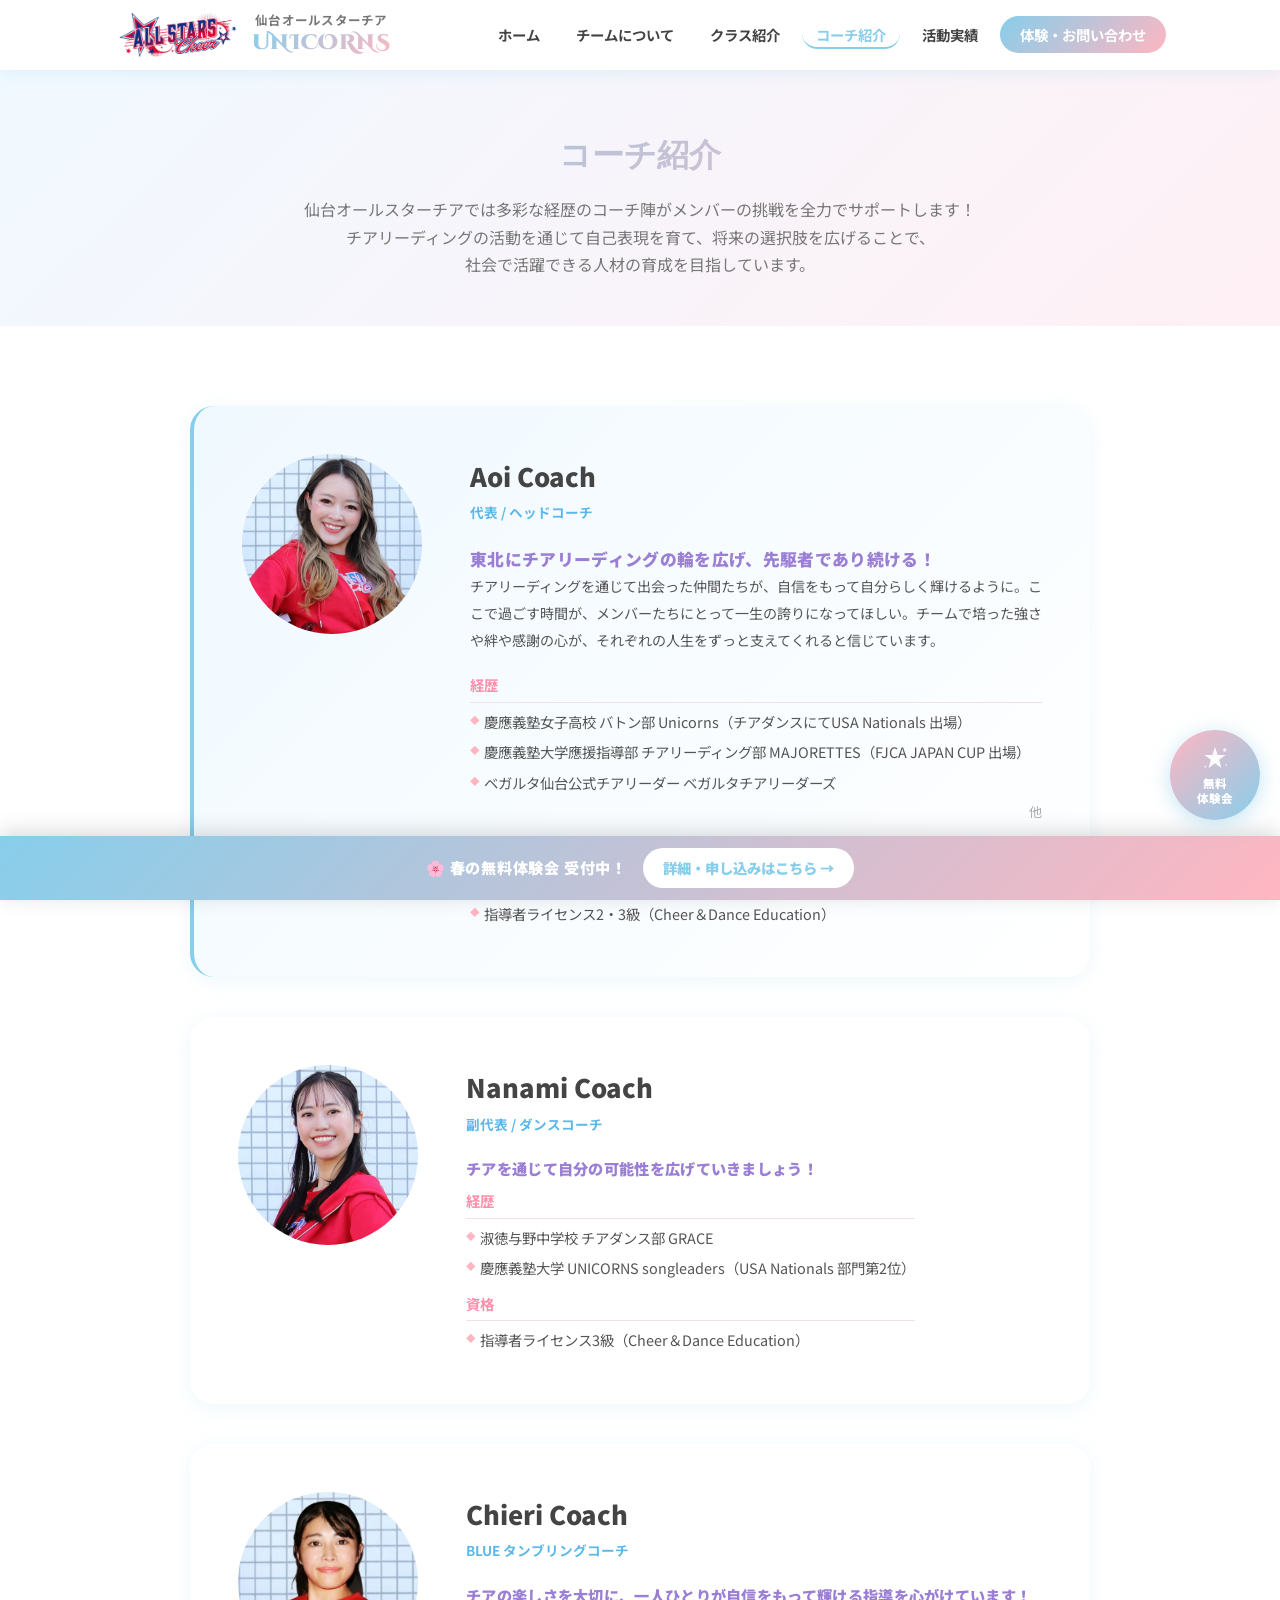
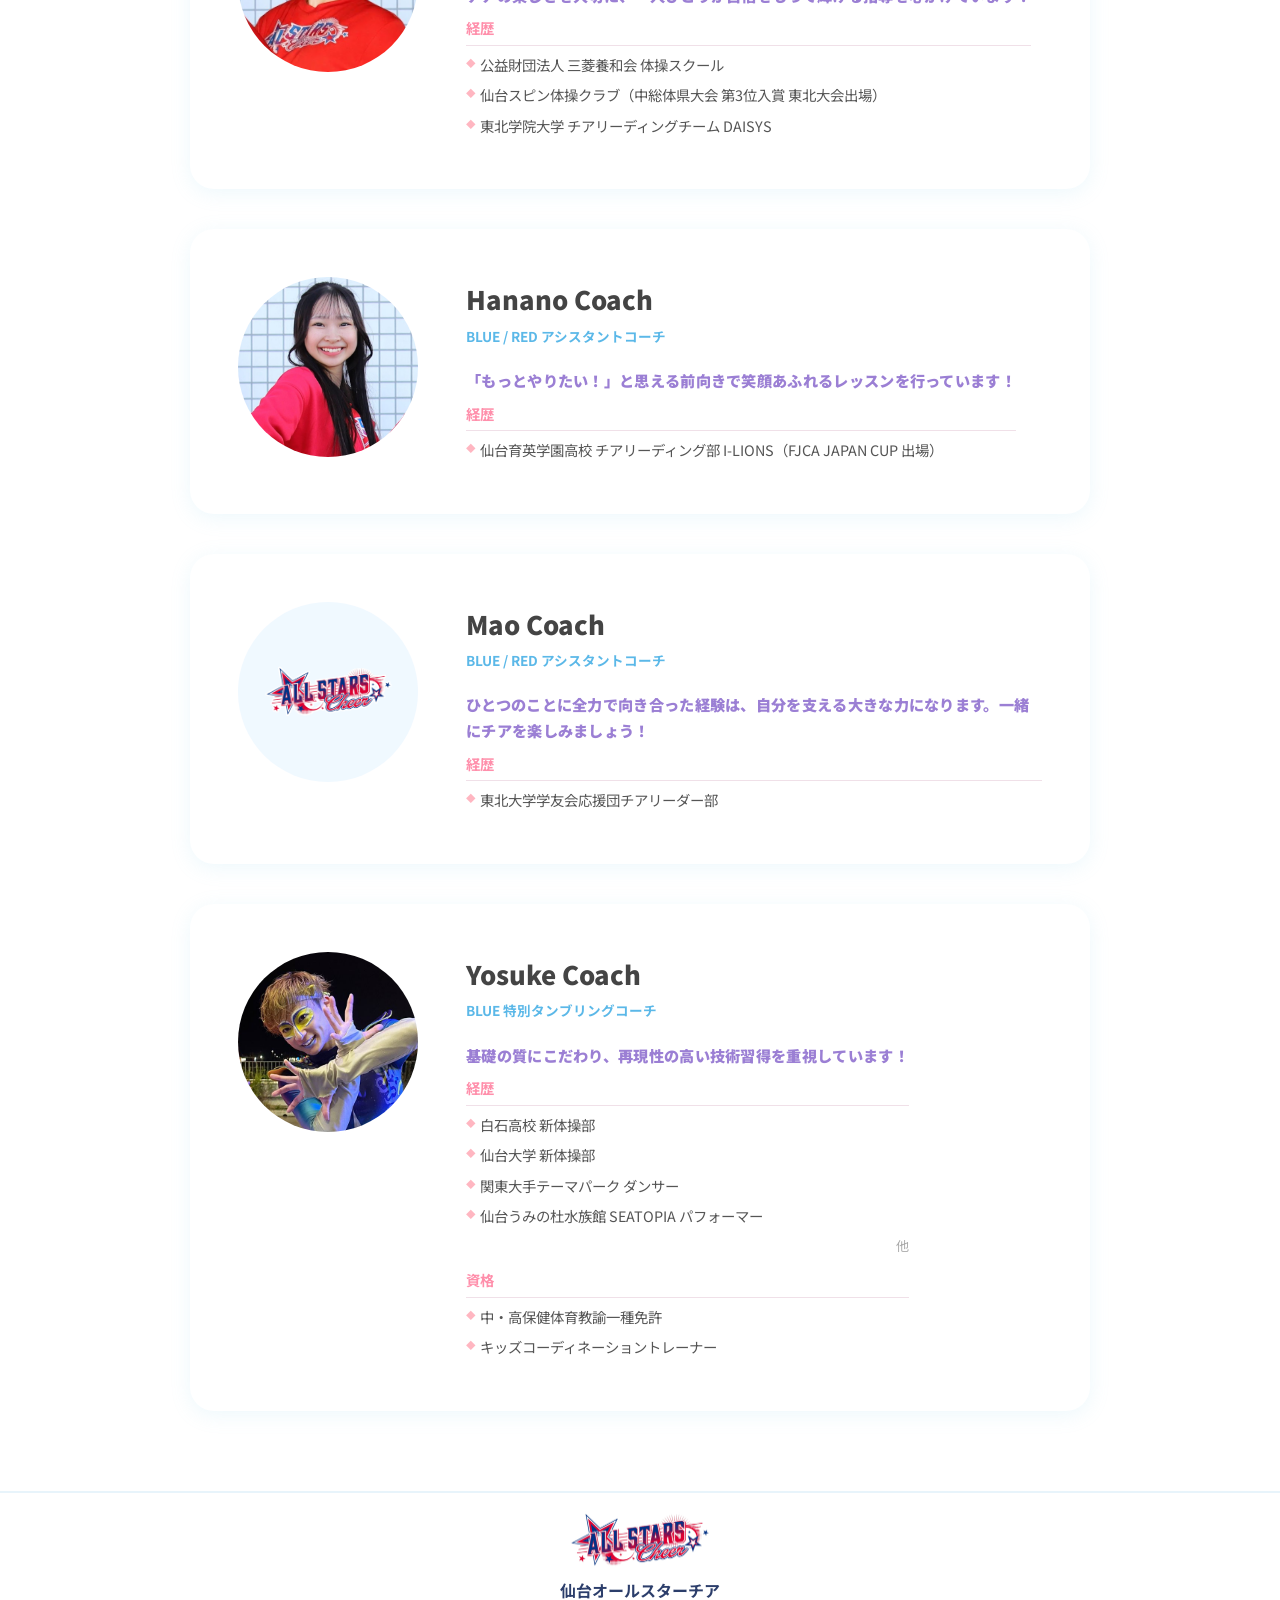
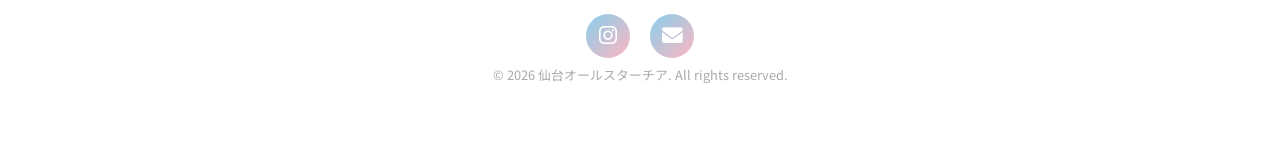
<file: coach.html>
<!DOCTYPE html>
<html lang="ja">
<head>
  <meta charset="UTF-8" />
  <meta name="viewport" content="width=device-width, initial-scale=1.0" />
  <title>コーチ紹介｜仙台オールスターチア UNICORNS</title>
  <meta name="description" content="仙台チア「仙台オールスターチア UNICORNS」のコーチ紹介。慶應チアリーディング・ベガルタ仙台公式チアリーダー出身のヘッドコーチをはじめ、体操競技・新体操など多彩な経歴を持つ指導陣が在籍。仙台で本格的なチアリーディングを学ぶならUNICORNSへ。" />
  <script async src="https://www.googletagmanager.com/gtag/js?id=G-6REF2D0G59"></script>
  <script>
    window.dataLayer = window.dataLayer || [];
    function gtag(){dataLayer.push(arguments);}
    gtag('js', new Date());
    gtag('config', 'G-6REF2D0G59');
  </script>
  <link rel="icon" type="image/png" href="images/starlogo.png" />
  <link rel="apple-touch-icon" href="images/starlogo.png" />
  <link rel="stylesheet" href="css/style.css" />
  <link rel="stylesheet" href="css/contact.css" />
  <link rel="stylesheet" href="https://cdnjs.cloudflare.com/ajax/libs/font-awesome/6.5.0/css/all.min.css" />
  <link href="https://fonts.googleapis.com/css2?family=Noto+Sans+JP:wght@400;700;900&family=Cinzel+Decorative:wght@900&family=Montserrat:wght@800;900&family=Bebas+Neue&display=swap" rel="stylesheet" />
</head>
<body>

  <!-- ヘッダー -->
  <header class="header">
    <div class="header-inner">
      <div class="logo">
        <a href="index.html">
          <img src="images/teamlogo.png" alt="UNICORNS" class="logo-icon" />
        </a>
        <div class="logo-text">
          <span class="logo-sub">仙台オールスターチア</span>
          <span class="logo-main">UNICORNS</span>
        </div>
      </div>
      <nav class="nav">
        <ul>
          <li><a href="index.html">ホーム</a></li>
          <li><a href="about.html">チームについて</a></li>
          <li><a href="class.html">クラス紹介</a></li>
          <li><a href="coach.html" class="active">コーチ紹介</a></li>
          <li><a href="activity.html">活動実績</a></li>
          <li><a href="contact.html" class="nav-btn">体験・お問い合わせ</a></li>
        </ul>
      </nav>
      <button class="hamburger" id="hamburger">&#9776;</button>
    </div>
  </header>

  <!-- ページタイトル -->
  <div class="page-hero">
    <h1 class="page-title">コーチ紹介</h1>
    <p>仙台オールスターチアでは多彩な経歴のコーチ陣がメンバーの挑戦を全力でサポートします！<br>チアリーディングの活動を通じて自己表現を育て、将来の選択肢を広げることで、<br>社会で活躍できる人材の育成を目指しています。</p>
  </div>

  <!-- コーチ一覧 -->
  <section class="section">
    <div class="container">
      <div class="coach-list">

        <!-- Aoi Coach -->
        <div class="coach-card" style="border-left: 4px solid #87CEEB; background: linear-gradient(135deg, #f0f9ff 0%, #ffffff 100%);">

          <img src="images/coach_aoi.png" alt="仙台オールスターチア UNICORNS 代表ヘッドコーチ Aoi Coach" class="coach-img" />
          <div class="coach-info">
            <h3>Aoi Coach</h3>
            <p class="coach-title">代表 / ヘッドコーチ</p>
            <p class="coach-comment" style="color: #9B7FD4; font-weight: 900; font-size: 1.05rem; margin-top: 8px; letter-spacing: 0.02em;">東北にチアリーディングの輪を広げ、先駆者であり続ける！</p>
            <p class="coach-message" style="font-size: 0.88rem; color: #555; line-height: 1.9; margin-top: 0; margin-bottom: 20px;">チアリーディングを通じて出会った仲間たちが、自信をもって自分らしく輝けるように。ここで過ごす時間が、メンバーたちにとって一生の誇りになってほしい。チームで培った強さや絆や感謝の心が、それぞれの人生をずっと支えてくれると信じています。</p>
            <div class="coach-career">
              <h4>経歴</h4>
              <ul>
                <li>慶應義塾女子高校 バトン部 Unicorns（チアダンスにてUSA Nationals 出場）</li>
                <li>慶應義塾大学應援指導部 チアリーディング部 MAJORETTES（FJCA JAPAN CUP 出場）</li>
                <li>ベガルタ仙台公式チアリーダー ベガルタチアリーダーズ</li>
                <li class="other" style="text-align:right; color:#aaa; font-size:0.82rem; padding-left:0;">他</li>
              </ul>
              <h4>資格</h4>
              <ul>
                <li>チアリーディング指導者資格 CLASSⅠ（日本チアリーディング協会）</li>
                <li>指導者ライセンス2・3級（Cheer＆Dance Education）</li>
              </ul>
            </div>
          </div>
        </div>

        <!-- Nanami Coach -->
        <div class="coach-card">
          <div class="coach-img" style="background-image: url('images/coach_nanami.png'); background-size: 107%; background-position: center 26%; background-repeat: no-repeat; background-color: #f0f9ff;"></div>
          <div class="coach-info">
            <h3>Nanami Coach</h3>
            <p class="coach-title">副代表 / ダンスコーチ</p>
            <p class="coach-comment" style="color: #9B7FD4; font-weight: 900; font-size: 0.95rem; margin-top: 8px; letter-spacing: 0.02em;">チアを通じて自分の可能性を広げていきましょう！</p>
            <div class="coach-career">
              <h4>経歴</h4>
              <ul>
                <li>淑徳与野中学校 チアダンス部 GRACE</li>
                <li>慶應義塾大学 UNICORNS songleaders（USA Nationals 部門第2位）</li>
              </ul>
              <h4>資格</h4>
              <ul>
                <li>指導者ライセンス3級（Cheer＆Dance Education）</li>
              </ul>
            </div>
          </div>
        </div>

        <!-- Chieri Coach -->
        <div class="coach-card">
          <div class="coach-img" style="background-image: url('images/coach_chieri2.jpg'); background-size: 107%; background-position: center 38%; background-repeat: no-repeat;"></div>
          <div class="coach-info">
            <h3>Chieri Coach</h3>
            <p class="coach-title">BLUE タンブリングコーチ</p>
            <p class="coach-comment" style="color: #9B7FD4; font-weight: 900; font-size: 0.95rem; margin-top: 8px; letter-spacing: 0.02em;">チアの楽しさを大切に、一人ひとりが自信をもって輝ける指導を心がけています！</p>
            <div class="coach-career">
              <h4>経歴</h4>
              <ul>
                <li>公益財団法人 三菱養和会 体操スクール</li>
                <li>仙台スピン体操クラブ（中総体県大会 第3位入賞 東北大会出場）</li>
                <li>東北学院大学 チアリーディングチーム DAISYS</li>
              </ul>
            </div>
          </div>
        </div>

        <!-- Hanano Coach -->
        <div class="coach-card">
          <div class="coach-img" style="background-image: url('images/coach_hanano.png'); background-size: 108%; background-position: 38% 37%; background-repeat: no-repeat; background-color: #f5f0ff;"></div>
          <div class="coach-info">
            <h3>Hanano Coach</h3>
            <p class="coach-title">BLUE / RED アシスタントコーチ</p>
            <p class="coach-comment" style="color: #9B7FD4; font-weight: 900; font-size: 0.95rem; margin-top: 8px; letter-spacing: 0.02em;">「もっとやりたい！」と思える前向きで笑顔あふれるレッスンを行っています！</p>
            <div class="coach-career">
              <h4>経歴</h4>
              <ul>
                <li>仙台育英学園高校 チアリーディング部 I-LIONS（FJCA JAPAN CUP 出場）</li>
              </ul>
            </div>
          </div>
        </div>

        <!-- Mao Coach -->
        <div class="coach-card">
          <div class="coach-img" style="background-image: url('images/teamlogo.png'); background-size: 75%; background-position: center; background-repeat: no-repeat; background-color: #f0f9ff;"></div>
          <div class="coach-info">
            <h3>Mao Coach</h3>
            <p class="coach-title">BLUE / RED アシスタントコーチ</p>
            <p class="coach-comment" style="color: #9B7FD4; font-weight: 900; font-size: 0.95rem; margin-top: 8px; letter-spacing: 0.02em;">ひとつのことに全力で向き合った経験は、自分を支える大きな力になります。一緒にチアを楽しみましょう！</p>
            <div class="coach-career">
              <h4>経歴</h4>
              <ul>
                <li>東北大学学友会応援団チアリーダー部</li>
              </ul>
            </div>
          </div>
        </div>

        <!-- Yosuke Coach -->
        <div class="coach-card">
          <div class="coach-img" style="background-image: url('images/coach_yosuke.jpg'); background-size: 115%; background-position: 10% 25%; background-repeat: no-repeat;"></div>
          <div class="coach-info">
            <h3>Yosuke Coach</h3>
            <p class="coach-title">BLUE 特別タンブリングコーチ</p>
            <p class="coach-comment" style="color: #9B7FD4; font-weight: 900; font-size: 0.95rem; margin-top: 8px; letter-spacing: 0.02em;">基礎の質にこだわり、再現性の高い技術習得を重視しています！</p>
            <div class="coach-career">
              <h4>経歴</h4>
              <ul>
                <li>白石高校 新体操部</li>
                <li>仙台大学 新体操部</li>
                <li>関東大手テーマパーク ダンサー</li>
                <li>仙台うみの杜水族館 SEATOPIA パフォーマー</li>
                <li class="other" style="text-align:right; color:#aaa; font-size:0.82rem; padding-left:0;">他</li>
              </ul>
              <h4>資格</h4>
              <ul>
                <li>中・高保健体育教諭一種免許</li>
                <li>キッズコーディネーショントレーナー</li>
              </ul>
            </div>
          </div>
        </div>

      </div>
    </div>
  </section>

  <!-- フッター -->
  <footer class="footer">
    <div class="footer-inner">
      <img src="images/teamlogo.png" alt="UNICORNS" class="footer-logo-img" />
      <div class="footer-logo">仙台オールスターチア</div>
      <div class="footer-links">
        <a href="https://www.instagram.com/sendaicheer/" target="_blank"><i class="fa-brands fa-instagram"></i></a>
        <a href="mailto:sendaicheer@gmail.com"><i class="fa-solid fa-envelope"></i></a>
      </div>
      <p class="footer-copy">&copy; 2026 仙台オールスターチア. All rights reserved.</p>
    </div>
  </footer>

  <!-- 固定ボトムバー -->
  <div class="trial-fixed-bar">
    <span class="trial-fixed-bar-text">🌸 春の無料体験会 受付中！</span>
    <a href="trial.html" class="trial-fixed-bar-btn">詳細・申し込みはこちら →</a>
  </div>

  <!-- フローティングボタン -->
  <a href="trial.html" class="trial-float-btn">
    <svg class="trial-float-icon" viewBox="0 0 40 40" fill="none" xmlns="http://www.w3.org/2000/svg">
      <polygon points="20,4 23.5,14.5 34,14.5 25.5,21 28.5,32 20,25.5 11.5,32 14.5,21 6,14.5 16.5,14.5" fill="white" opacity="0.95"/>
      <circle cx="33" cy="8" r="2.2" fill="white" opacity="0.8"/>
      <circle cx="7" cy="30" r="1.5" fill="white" opacity="0.7"/>
      <circle cx="35" cy="28" r="1.2" fill="white" opacity="0.6"/>
    </svg>
    <span class="trial-float-text">無料<br>体験会</span>
  </a>

  <script src="js/main.js"></script>
</body>
</html>
</file>
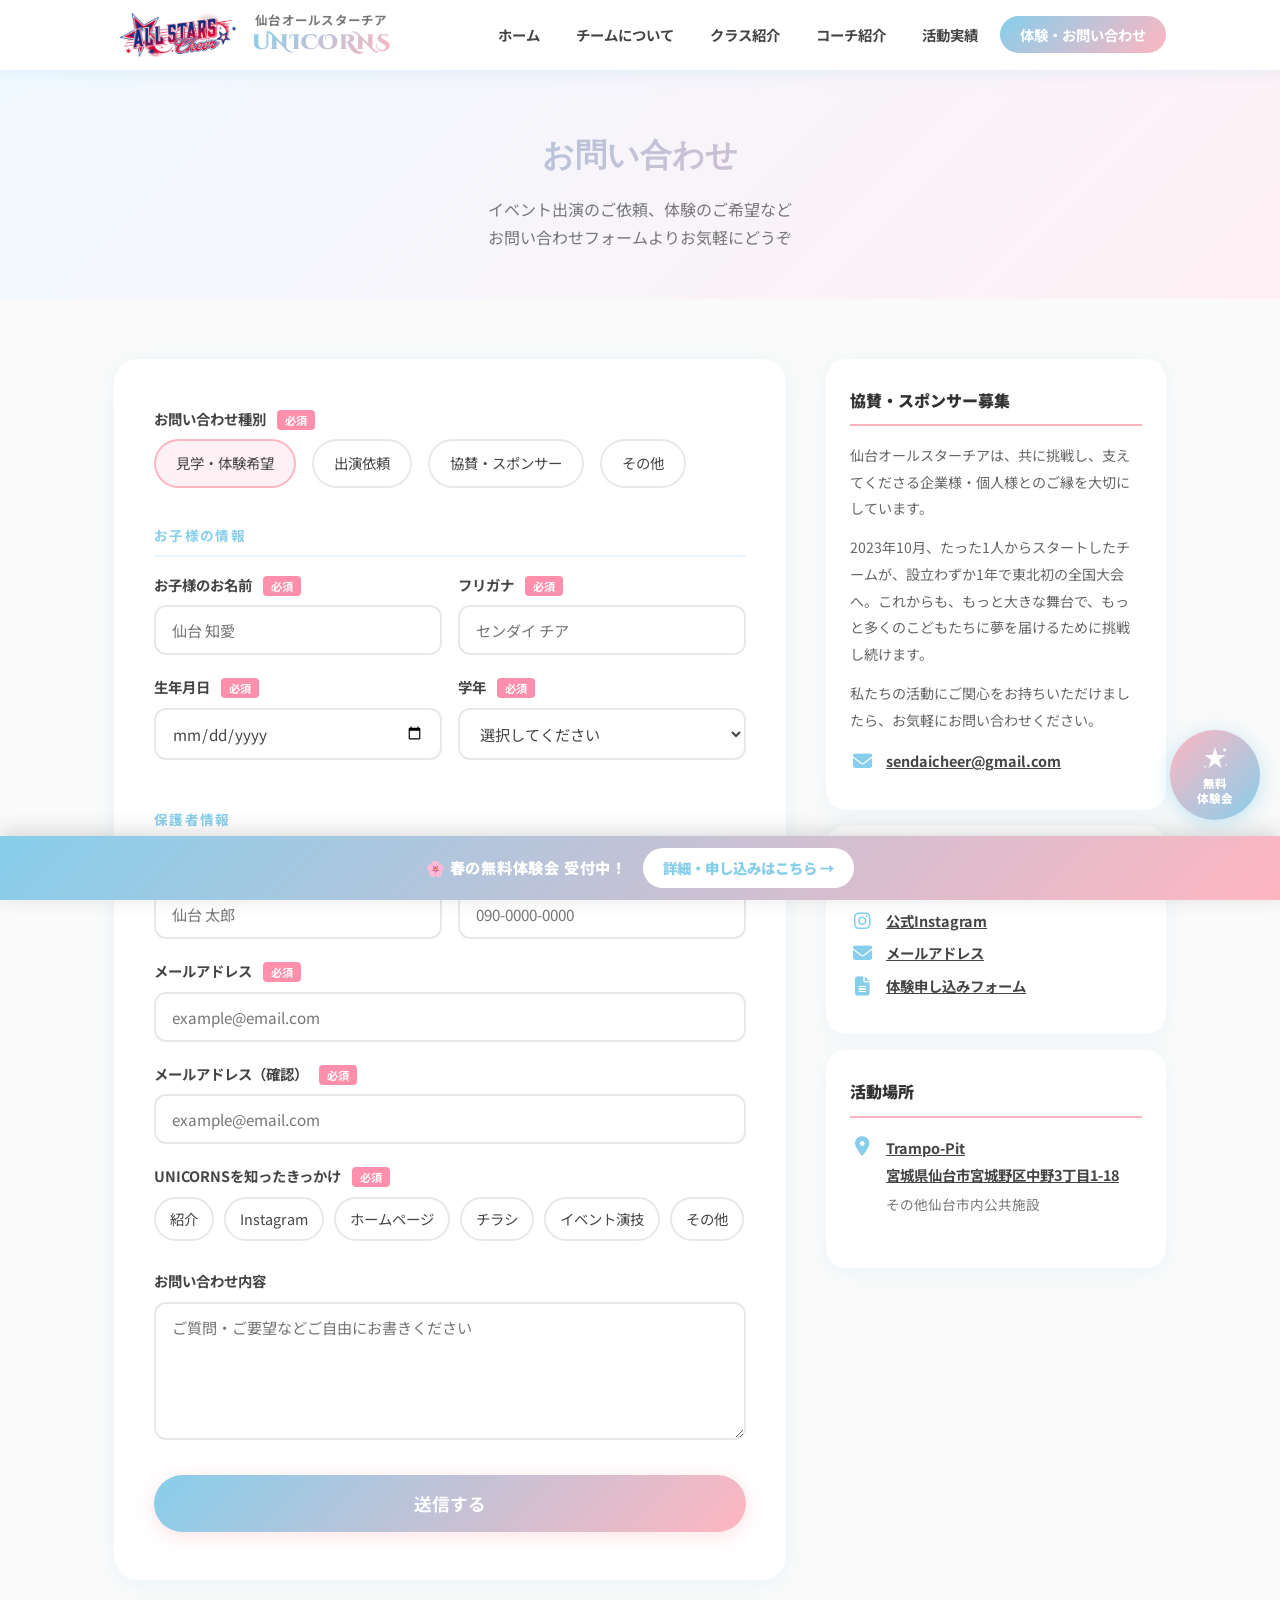
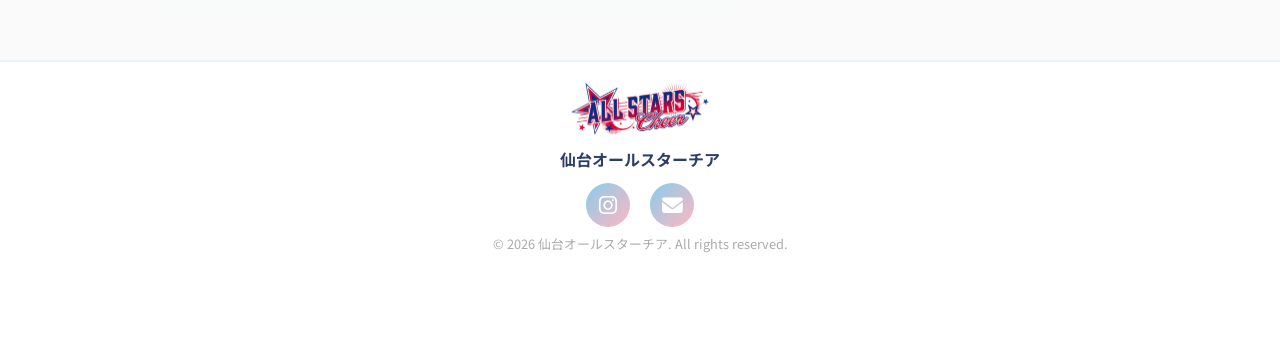
<file: contact.html>
<!DOCTYPE html>
<html lang="ja">
<head>
  <meta charset="UTF-8" />
  <meta name="viewport" content="width=device-width, initial-scale=1.0" />
  <title>体験・お問い合わせ｜仙台オールスターチア UNICORNS｜仙台のチアリーディング</title>
  <meta name="description" content="仙台チア「仙台オールスターチア UNICORNS」への体験レッスン申し込み・お問い合わせ。仙台でチアリーディングを始めたい方、見学・体験希望、イベント出演依頼などお気軽にご連絡ください。" />
  <script async src="https://www.googletagmanager.com/gtag/js?id=G-6REF2D0G59"></script>
  <script>
    window.dataLayer = window.dataLayer || [];
    function gtag(){dataLayer.push(arguments);}
    gtag('js', new Date());
    gtag('config', 'G-6REF2D0G59');
  </script>
  <link rel="icon" type="image/png" href="images/starlogo.png" />
  <link rel="apple-touch-icon" href="images/starlogo.png" />
  <link rel="stylesheet" href="css/style.css" />
  <link rel="stylesheet" href="css/contact.css" />
  <link rel="stylesheet" href="https://cdnjs.cloudflare.com/ajax/libs/font-awesome/6.5.0/css/all.min.css" />
  <link href="https://fonts.googleapis.com/css2?family=Noto+Sans+JP:wght@400;700;900&family=Cinzel+Decorative:wght@900&family=Montserrat:wght@800;900&family=Bebas+Neue&display=swap" rel="stylesheet" />
</head>
<body>

  <!-- ヘッダー -->
  <header class="header">
    <div class="header-inner">
      <div class="logo">
        <a href="index.html">
          <img src="images/teamlogo.png" alt="UNICORNS" class="logo-icon" />
        </a>
        <div class="logo-text">
          <span class="logo-sub">仙台オールスターチア</span>
          <span class="logo-main">UNICORNS</span>
        </div>
      </div>
      <nav class="nav">
        <ul>
          <li><a href="index.html">ホーム</a></li>
          <li><a href="about.html">チームについて</a></li>
          <li><a href="class.html">クラス紹介</a></li>
          <li><a href="coach.html">コーチ紹介</a></li>
          <li><a href="activity.html">活動実績</a></li>
          <li><a href="contact.html" class="nav-btn">体験・お問い合わせ</a></li>
        </ul>
      </nav>
      <button class="hamburger" id="hamburger">&#9776;</button>
    </div>
  </header>

  <!-- ページタイトル -->
  <div class="page-hero">
    <h1 class="page-title">お問い合わせ</h1>
    <p>イベント出演のご依頼、体験のご希望など<br>お問い合わせフォームよりお気軽にどうぞ</p>
  </div>

  <!-- フォーム -->
  <section class="contact-section">
    <div class="container">
      <div class="contact-wrap">

        <!-- 左：フォーム -->
        <div class="contact-form-wrap">
          <form class="contact-form-page" id="contactForm" action="https://formspree.io/f/mykndzrv" method="POST">

            <!-- お問い合わせ種別 -->
            <div class="form-group">
              <label>お問い合わせ種別 <span class="required">必須</span></label>
              <div class="radio-group">
                <label class="radio-label">
                  <input type="radio" name="type" value="trial" checked />
                  <span>見学・体験希望</span>
                </label>
                <label class="radio-label">
                  <input type="radio" name="type" value="event" />
                  <span>出演依頼</span>
                </label>
                <label class="radio-label">
                  <input type="radio" name="type" value="sponsor" />
                  <span>協賛・スポンサー</span>
                </label>
                <label class="radio-label">
                  <input type="radio" name="type" value="other" />
                  <span>その他</span>
                </label>
              </div>
            </div>

            <!-- お子様の情報 -->
            <div class="form-section-title" id="child-section-title">お子様の情報</div>

            <div id="child-info">
            <div class="form-row">
              <div class="form-group">
                <label>お子様のお名前 <span class="required">必須</span></label>
                <input type="text" name="お子様のお名前" placeholder="仙台 知愛" class="child-required" />
              </div>
              <div class="form-group">
                <label>フリガナ <span class="required">必須</span></label>
                <input type="text" name="フリガナ" placeholder="センダイ チア" class="child-required" />
              </div>
            </div>

            <div class="form-row">
              <div class="form-group">
                <label>生年月日 <span class="required">必須</span></label>
                <input type="date" name="生年月日" class="child-required" />
              </div>
              <div class="form-group">
                <label>学年 <span class="required">必須</span></label>
                <select name="学年" class="child-required">
                  <option value="">選択してください</option>
                  <option>年少</option>
                  <option>年中</option>
                  <option>年長</option>
                  <option>小学1年生</option>
                  <option>小学2年生</option>
                  <option>小学3年生</option>
                  <option>小学4年生</option>
                  <option>小学5年生</option>
                  <option>小学6年生</option>
                  <option>中学1年生</option>
                  <option>中学2年生</option>
                  <option>中学3年生</option>
                  <option>その他</option>
                </select>
              </div>
            </div>

            </div><!-- /#child-info -->

            <!-- 保護者情報 -->
            <div class="form-section-title" id="parent-title">保護者情報</div>

            <div class="form-row">
              <div class="form-group">
                <label>保護者氏名 <span class="required">必須</span></label>
                <input type="text" name="保護者氏名" placeholder="仙台 太郎" required />
              </div>
              <div class="form-group">
                <label>電話番号</label>
                <input type="tel" name="電話番号" placeholder="090-0000-0000" />
              </div>
            </div>

            <div class="form-group">
              <label>メールアドレス <span class="required">必須</span></label>
              <input type="email" name="email" placeholder="example@email.com" required />
            </div>

            <div class="form-group">
              <label>メールアドレス（確認） <span class="required">必須</span></label>
              <input type="email" name="メールアドレス確認" placeholder="example@email.com" required />
            </div>

            <!-- きっかけ -->
            <div class="form-group">
              <label>UNICORNSを知ったきっかけ <span class="required">必須</span></label>
              <div class="checkbox-group">
                <label class="checkbox-label"><input type="checkbox" name="きっかけ" value="紹介" /><span>紹介</span></label>
                <label class="checkbox-label"><input type="checkbox" name="きっかけ" value="Instagram" /><span>Instagram</span></label>
                <label class="checkbox-label"><input type="checkbox" name="きっかけ" value="ホームページ" /><span>ホームページ</span></label>
                <label class="checkbox-label"><input type="checkbox" name="きっかけ" value="チラシ" /><span>チラシ</span></label>
                <label class="checkbox-label"><input type="checkbox" name="きっかけ" value="イベント演技" /><span>イベント演技</span></label>
                <label class="checkbox-label"><input type="checkbox" name="きっかけ" value="その他" /><span>その他</span></label>
              </div>
            </div>

            <!-- お問い合わせ内容 -->
            <div class="form-group">
              <label>お問い合わせ内容</label>
              <textarea name="お問い合わせ内容" rows="5" placeholder="ご質問・ご要望などご自由にお書きください"></textarea>
            </div>

            <button type="submit" class="submit-btn">送信する</button>

          </form>
        </div>

        <!-- 右：連絡先情報 -->
        <div class="contact-info-wrap">
          <div class="info-card">
            <h3>協賛・スポンサー募集</h3>
            <p style="font-size:0.88rem; color:#666; line-height:1.9; margin-bottom:12px;">仙台オールスターチアは、共に挑戦し、支えてくださる企業様・個人様とのご縁を大切にしています。</p>
            <p style="font-size:0.88rem; color:#666; line-height:1.9; margin-bottom:12px;">2023年10月、たった1人からスタートしたチームが、設立わずか1年で東北初の全国大会へ。これからも、もっと大きな舞台で、もっと多くのこどもたちに夢を届けるために挑戦し続けます。</p>
            <p style="font-size:0.88rem; color:#666; line-height:1.9; margin-bottom:16px;">私たちの活動にご関心をお持ちいただけましたら、お気軽にお問い合わせください。</p>
            <div class="info-item">
              <i class="fa-solid fa-envelope"></i>
              <a href="mailto:sendaicheer@gmail.com">sendaicheer@gmail.com</a>
            </div>
          </div>
          <div class="info-card">
            <h3>お知らせ</h3>
            <div class="info-item">
              <i class="fa-brands fa-instagram"></i>
              <a href="https://www.instagram.com/sendaicheer/" target="_blank">公式Instagram</a>
            </div>
            <div class="info-item">
              <i class="fa-solid fa-envelope"></i>
              <a href="mailto:sendaicheer@gmail.com">メールアドレス</a>
            </div>
            <div class="info-item">
              <i class="fa-solid fa-file-lines"></i>
              <a href="https://forms.gle/98jGiqx1gaxv1aKSA" target="_blank">体験申し込みフォーム</a>
            </div>
          </div>
          <div class="info-card">
            <h3>活動場所</h3>
            <div class="info-item" style="align-items: flex-start;">
              <i class="fa-solid fa-location-dot" style="margin-top: 3px;"></i>
              <div>
                <a href="https://maps.google.com/?q=宮城県仙台市宮城野区中野3丁目1-18" target="_blank">Trampo-Pit<br>宮城県仙台市宮城野区中野3丁目1-18</a>
                <p style="font-size:0.85rem; color:#777; margin-top:4px;">その他仙台市内公共施設</p>
              </div>
            </div>
          </div>
        </div>

      </div>
    </div>
  </section>

  <!-- フッター -->
  <footer class="footer">
    <div class="footer-inner">
      <img src="images/teamlogo.png" alt="UNICORNS" class="footer-logo-img" />
      <div class="footer-logo">仙台オールスターチア</div>
      <div class="footer-links">
        <a href="https://www.instagram.com/sendaicheer/" target="_blank"><i class="fa-brands fa-instagram"></i></a>
        <a href="mailto:sendaicheer@gmail.com"><i class="fa-solid fa-envelope"></i></a>
      </div>
      <p class="footer-copy">&copy; 2026 仙台オールスターチア. All rights reserved.</p>
    </div>
  </footer>

  <!-- 固定ボトムバー -->
  <div class="trial-fixed-bar">
    <span class="trial-fixed-bar-text">🌸 春の無料体験会 受付中！</span>
    <a href="trial.html" class="trial-fixed-bar-btn">詳細・申し込みはこちら →</a>
  </div>

  <!-- フローティングボタン -->
  <a href="trial.html" class="trial-float-btn">
    <svg class="trial-float-icon" viewBox="0 0 40 40" fill="none" xmlns="http://www.w3.org/2000/svg">
      <polygon points="20,4 23.5,14.5 34,14.5 25.5,21 28.5,32 20,25.5 11.5,32 14.5,21 6,14.5 16.5,14.5" fill="white" opacity="0.95"/>
      <circle cx="33" cy="8" r="2.2" fill="white" opacity="0.8"/>
      <circle cx="7" cy="30" r="1.5" fill="white" opacity="0.7"/>
      <circle cx="35" cy="28" r="1.2" fill="white" opacity="0.6"/>
    </svg>
    <span class="trial-float-text">無料<br>体験会</span>
  </a>

  <script src="js/main.js"></script>
  <script>
    const typeRadios = document.querySelectorAll('input[name="type"]');
    const childSection = document.getElementById('child-info');
    const childTitle = document.getElementById('child-section-title');
    const childRequiredFields = document.querySelectorAll('.child-required');

    const parentTitle = document.getElementById('parent-title');

    function toggleChildSection() {
      const selected = document.querySelector('input[name="type"]:checked').value;
      const hide = selected === 'sponsor' || selected === 'other' || selected === 'event';
      childSection.style.display = hide ? 'none' : '';
      childTitle.style.display = hide ? 'none' : '';
      childRequiredFields.forEach(f => {
        if (hide) f.removeAttribute('required');
        else f.setAttribute('required', '');
      });
      parentTitle.textContent = hide ? 'ご連絡先' : '保護者情報';
    }

    typeRadios.forEach(r => r.addEventListener('change', toggleChildSection));
    toggleChildSection();
  </script>
</body>
</html>
</file>
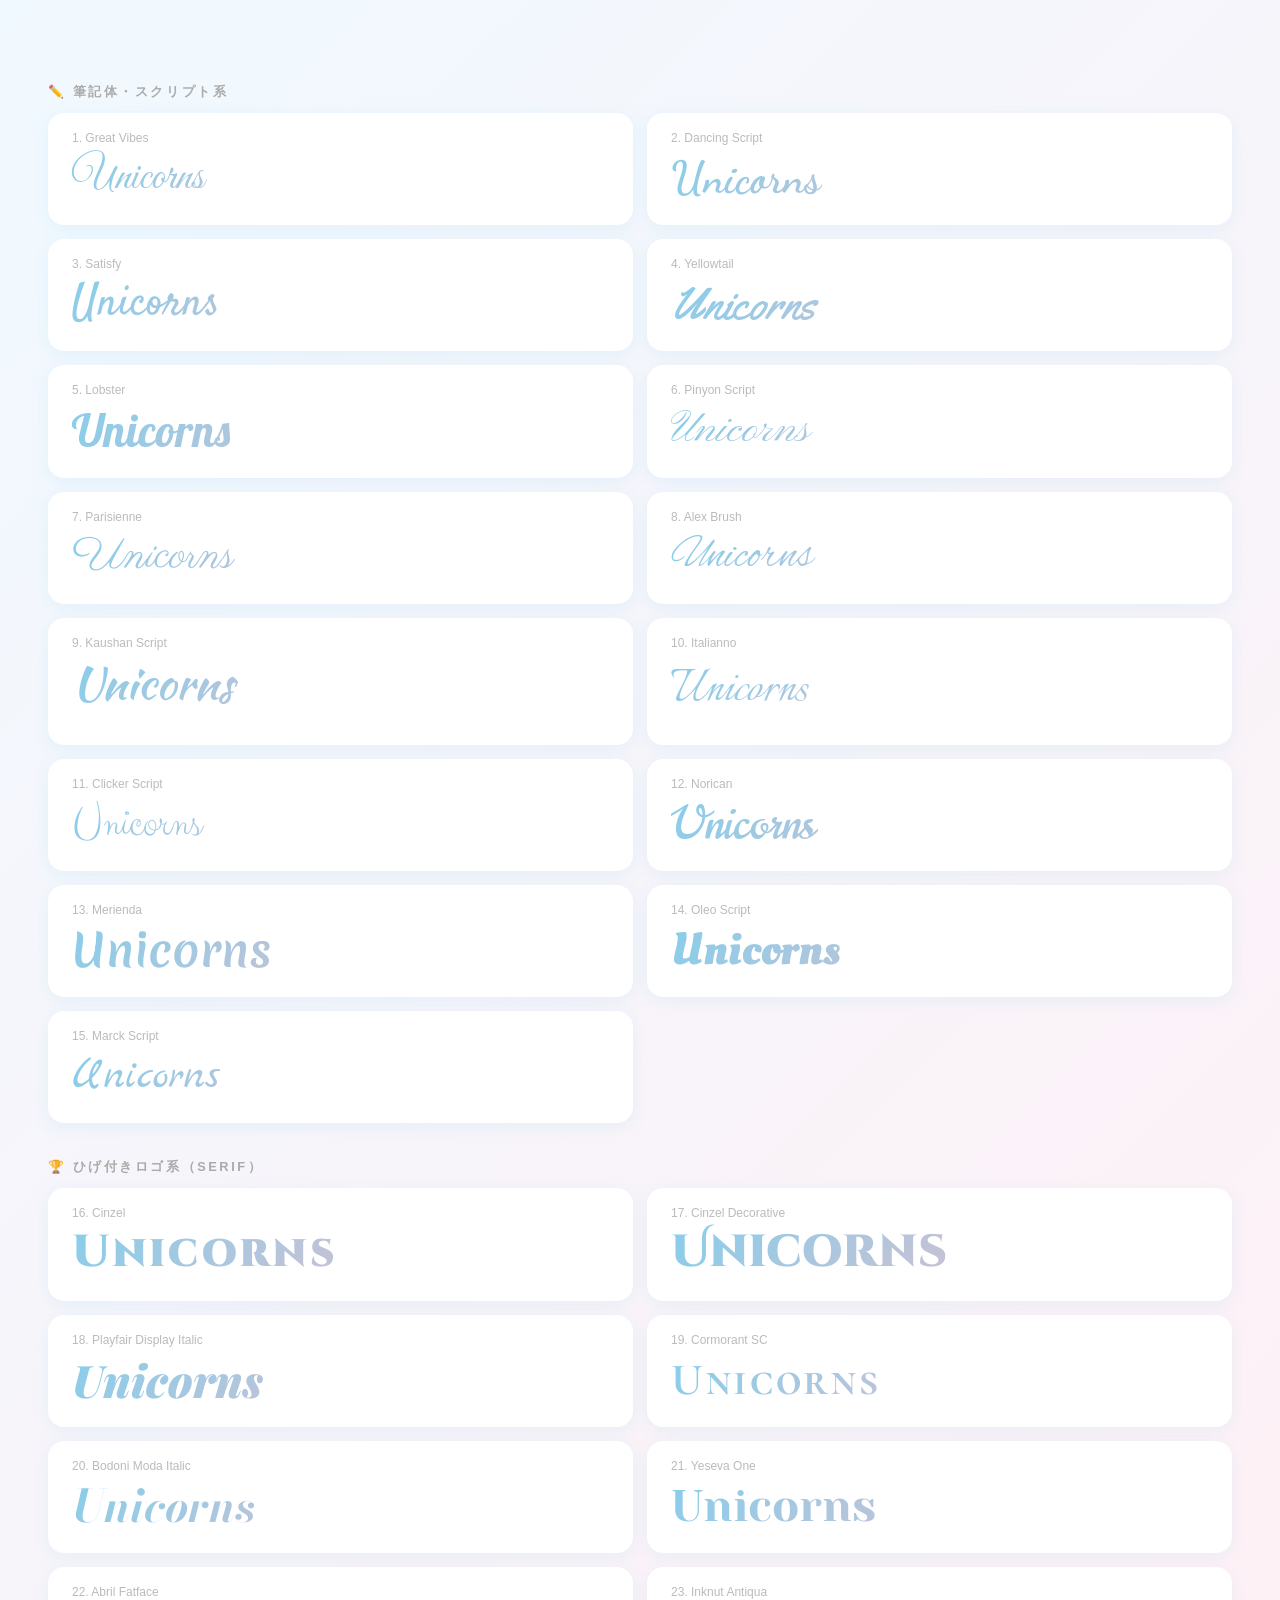
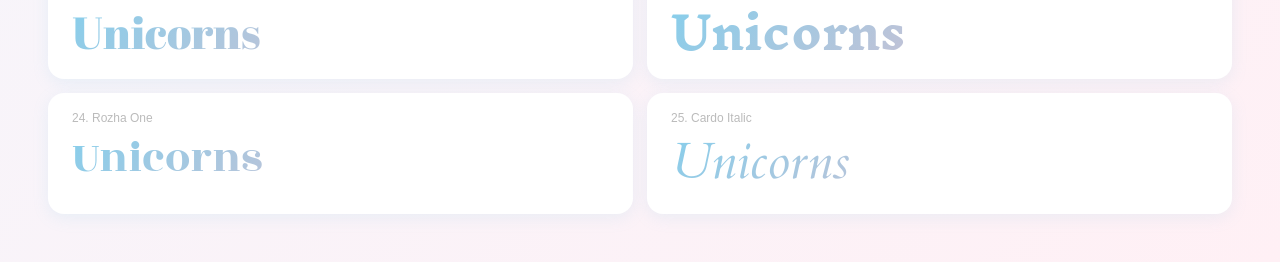
<file: font-test.html>
<!DOCTYPE html>
<html lang="ja">
<head>
  <meta charset="UTF-8" />
  <meta name="viewport" content="width=device-width, initial-scale=1.0" />
  <title>フォント比較</title>
  <link href="https://fonts.googleapis.com/css2?family=Great+Vibes&family=Dancing+Script:wght@700&family=Satisfy&family=Yellowtail&family=Lobster&family=Pinyon+Script&family=Parisienne&family=Alex+Brush&family=Kaushan+Script&family=Italianno&family=Clicker+Script&family=Norican&family=Merienda:wght@700&family=Cinzel:wght@900&family=Cinzel+Decorative:wght@900&family=Playfair+Display:ital,wght@1,900&family=Cormorant+SC:wght@700&family=Bodoni+Moda:ital,wght@1,700&family=Yeseva+One&family=Abril+Fatface&family=Inknut+Antiqua:wght@700&family=Rozha+One&family=Cardo:ital@1&family=Oleo+Script:wght@700&family=Marck+Script&display=swap" rel="stylesheet" />
  <style>
    body { background: linear-gradient(135deg, #f0f9ff, #fff0f5); font-family: sans-serif; padding: 40px; }
    h2 { color: #aaa; font-size: 0.8rem; letter-spacing: 0.2em; text-transform: uppercase; margin: 36px 0 12px; }
    .grid { display: grid; grid-template-columns: 1fr 1fr; gap: 14px; }
    .card {
      background: white;
      border-radius: 16px;
      padding: 18px 24px;
      box-shadow: 0 4px 16px rgba(135,206,235,0.15);
    }
    .label { font-size: 0.75rem; color: #bbb; margin-bottom: 4px; }
    .sample {
      font-size: 2.8rem;
      background: linear-gradient(135deg, #87CEEB, #FFB6C1);
      -webkit-background-clip: text;
      -webkit-text-fill-color: transparent;
      background-clip: text;
      line-height: 1.3;
    }
    .f1  { font-family: 'Great Vibes', cursive; }
    .f2  { font-family: 'Dancing Script', cursive; font-weight: 700; }
    .f3  { font-family: 'Satisfy', cursive; }
    .f4  { font-family: 'Yellowtail', cursive; }
    .f5  { font-family: 'Lobster', cursive; }
    .f6  { font-family: 'Pinyon Script', cursive; }
    .f7  { font-family: 'Parisienne', cursive; }
    .f8  { font-family: 'Alex Brush', cursive; }
    .f9  { font-family: 'Kaushan Script', cursive; }
    .f10 { font-family: 'Italianno', cursive; font-size: 3.5rem; }
    .f11 { font-family: 'Clicker Script', cursive; }
    .f12 { font-family: 'Norican', cursive; }
    .f13 { font-family: 'Merienda', cursive; font-weight: 700; }
    .f14 { font-family: 'Oleo Script', cursive; font-weight: 700; }
    .f15 { font-family: 'Marck Script', cursive; }
    .f16 { font-family: 'Cinzel', serif; font-weight: 900; letter-spacing: 0.06em; }
    .f17 { font-family: 'Cinzel Decorative', serif; font-weight: 900; }
    .f18 { font-family: 'Playfair Display', serif; font-style: italic; font-weight: 900; }
    .f19 { font-family: 'Cormorant SC', serif; font-weight: 700; letter-spacing: 0.06em; }
    .f20 { font-family: 'Bodoni Moda', serif; font-style: italic; font-weight: 700; }
    .f21 { font-family: 'Yeseva One', serif; }
    .f22 { font-family: 'Abril Fatface', serif; }
    .f23 { font-family: 'Inknut Antiqua', serif; font-weight: 700; }
    .f24 { font-family: 'Rozha One', serif; }
    .f25 { font-family: 'Cardo', serif; font-style: italic; font-size: 3.2rem; }
  </style>
</head>
<body>

  <h2>✏️ 筆記体・スクリプト系</h2>
  <div class="grid">
    <div class="card"><div class="label">1. Great Vibes</div><div class="sample f1">Unicorns</div></div>
    <div class="card"><div class="label">2. Dancing Script</div><div class="sample f2">Unicorns</div></div>
    <div class="card"><div class="label">3. Satisfy</div><div class="sample f3">Unicorns</div></div>
    <div class="card"><div class="label">4. Yellowtail</div><div class="sample f4">Unicorns</div></div>
    <div class="card"><div class="label">5. Lobster</div><div class="sample f5">Unicorns</div></div>
    <div class="card"><div class="label">6. Pinyon Script</div><div class="sample f6">Unicorns</div></div>
    <div class="card"><div class="label">7. Parisienne</div><div class="sample f7">Unicorns</div></div>
    <div class="card"><div class="label">8. Alex Brush</div><div class="sample f8">Unicorns</div></div>
    <div class="card"><div class="label">9. Kaushan Script</div><div class="sample f9">Unicorns</div></div>
    <div class="card"><div class="label">10. Italianno</div><div class="sample f10">Unicorns</div></div>
    <div class="card"><div class="label">11. Clicker Script</div><div class="sample f11">Unicorns</div></div>
    <div class="card"><div class="label">12. Norican</div><div class="sample f12">Unicorns</div></div>
    <div class="card"><div class="label">13. Merienda</div><div class="sample f13">Unicorns</div></div>
    <div class="card"><div class="label">14. Oleo Script</div><div class="sample f14">Unicorns</div></div>
    <div class="card"><div class="label">15. Marck Script</div><div class="sample f15">Unicorns</div></div>
  </div>

  <h2>🏆 ひげ付きロゴ系（Serif）</h2>
  <div class="grid">
    <div class="card"><div class="label">16. Cinzel</div><div class="sample f16">Unicorns</div></div>
    <div class="card"><div class="label">17. Cinzel Decorative</div><div class="sample f17">Unicorns</div></div>
    <div class="card"><div class="label">18. Playfair Display Italic</div><div class="sample f18">Unicorns</div></div>
    <div class="card"><div class="label">19. Cormorant SC</div><div class="sample f19">Unicorns</div></div>
    <div class="card"><div class="label">20. Bodoni Moda Italic</div><div class="sample f20">Unicorns</div></div>
    <div class="card"><div class="label">21. Yeseva One</div><div class="sample f21">Unicorns</div></div>
    <div class="card"><div class="label">22. Abril Fatface</div><div class="sample f22">Unicorns</div></div>
    <div class="card"><div class="label">23. Inknut Antiqua</div><div class="sample f23">Unicorns</div></div>
    <div class="card"><div class="label">24. Rozha One</div><div class="sample f24">Unicorns</div></div>
    <div class="card"><div class="label">25. Cardo Italic</div><div class="sample f25">Unicorns</div></div>
  </div>

</body>
</html>
</file>
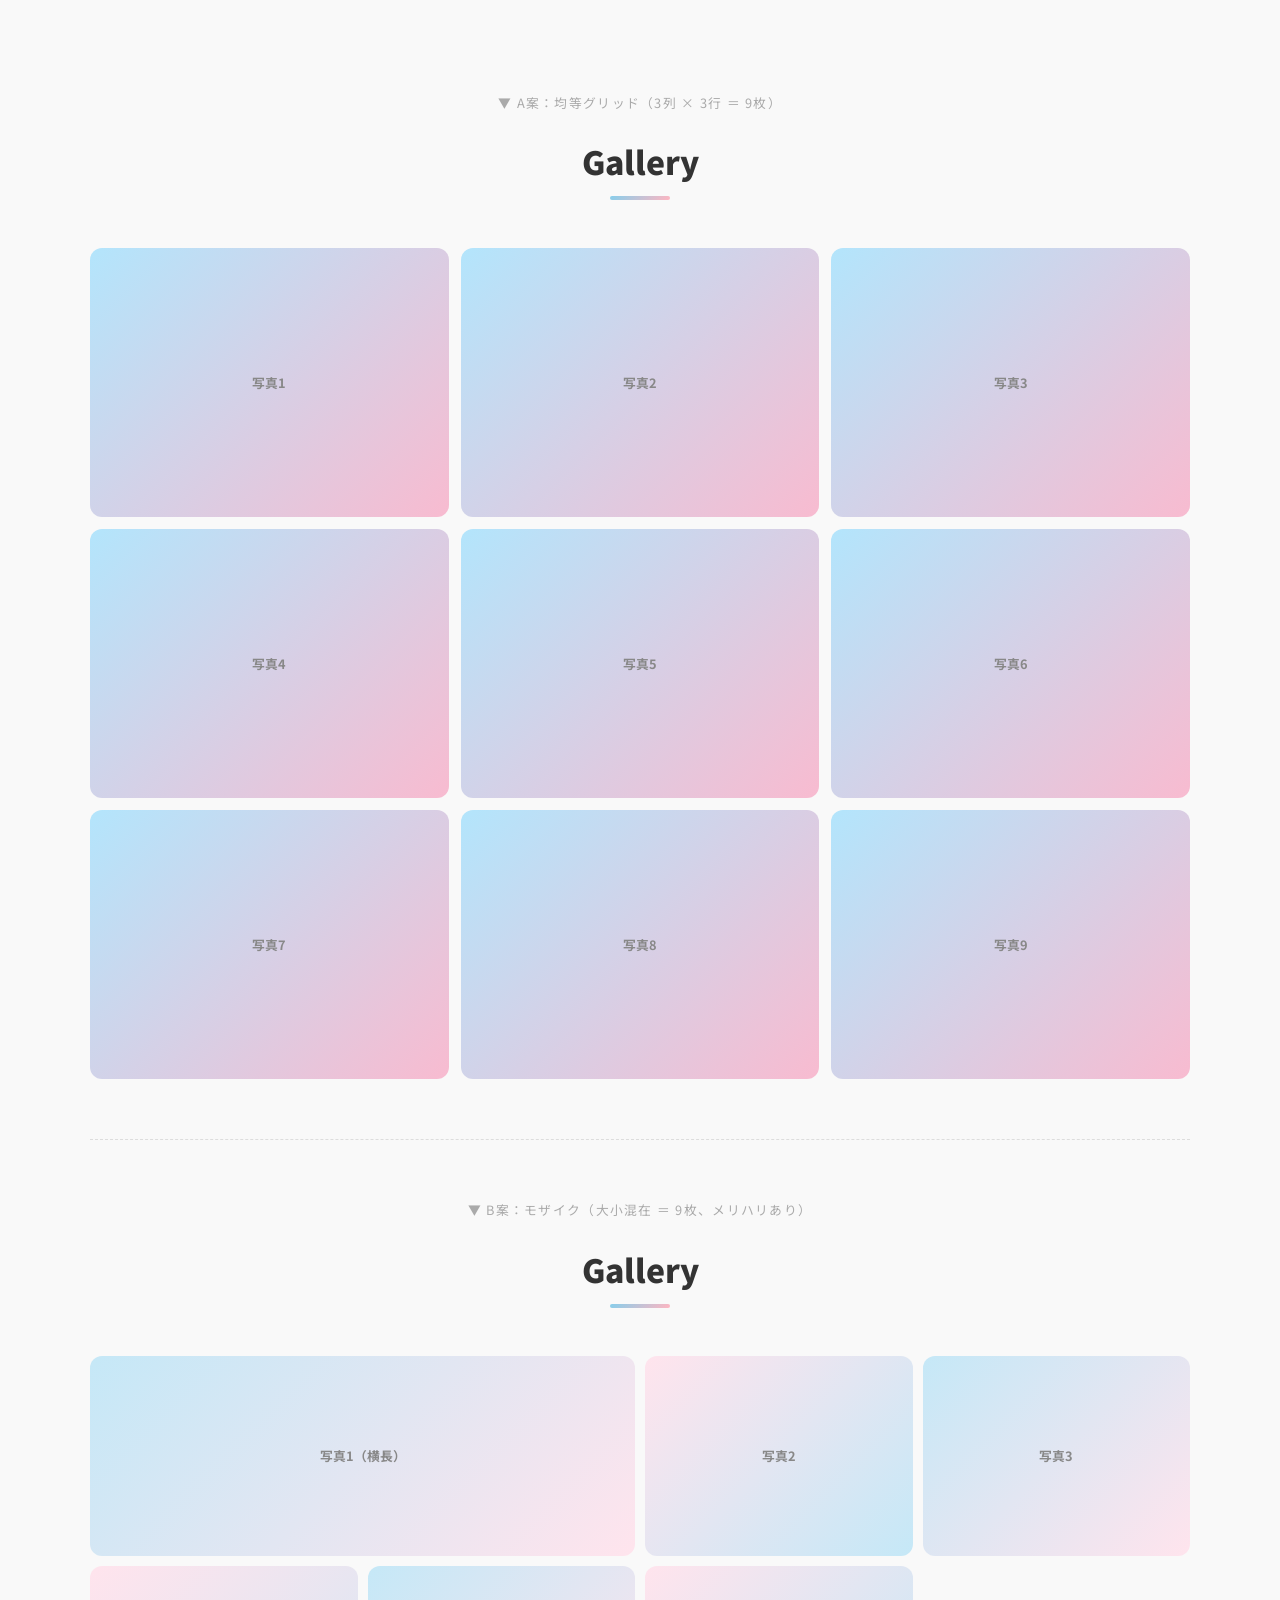
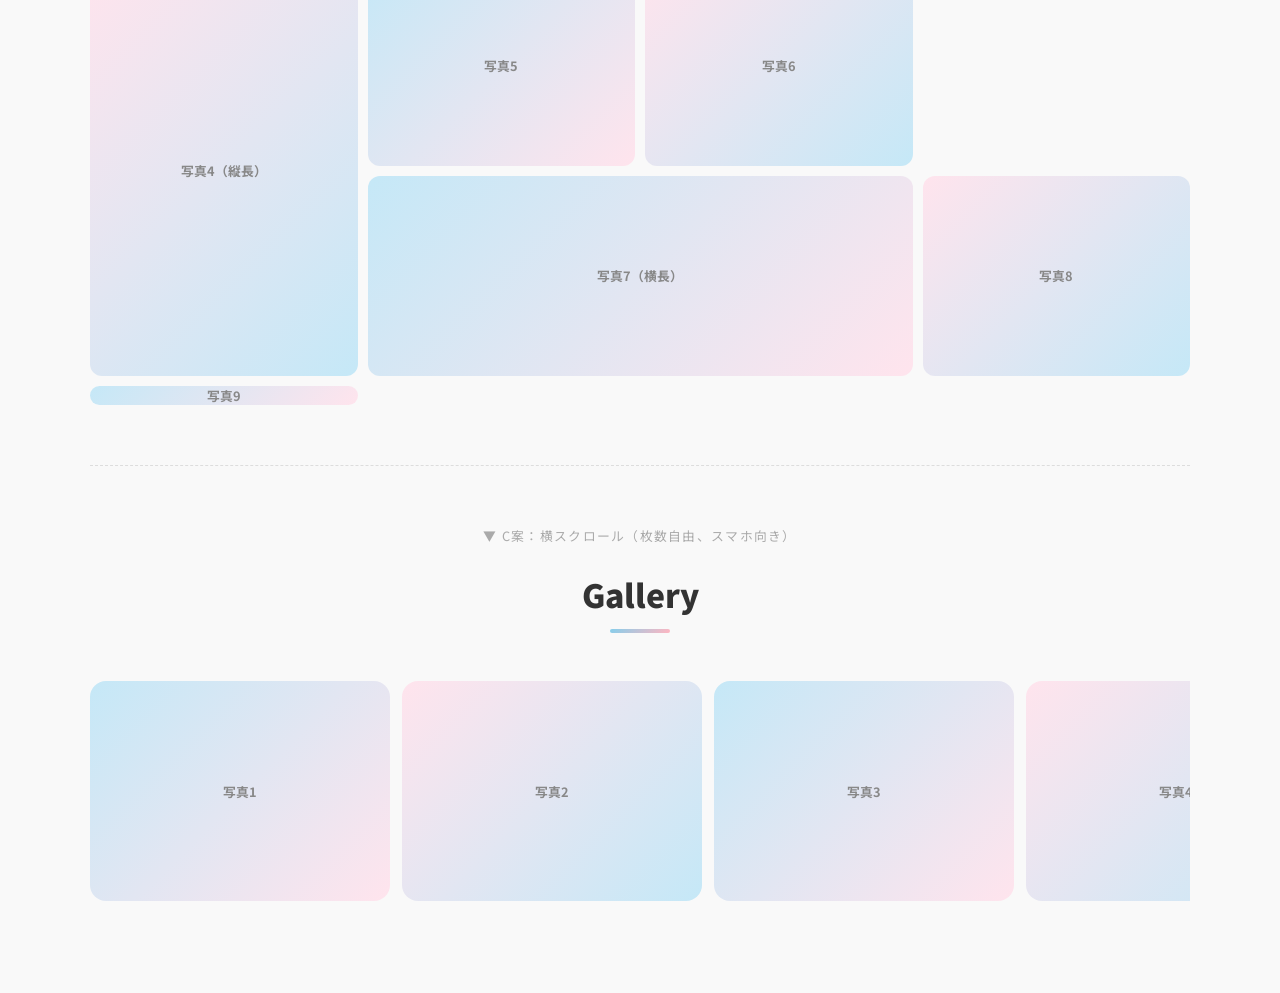
<file: gallery-preview.html>
<!DOCTYPE html>
<html lang="ja">
<head>
  <meta charset="UTF-8" />
  <meta name="viewport" content="width=device-width, initial-scale=1.0" />
  <title>ギャラリーイメージ</title>
  <link href="https://fonts.googleapis.com/css2?family=Cinzel+Decorative:wght@900&family=Noto+Sans+JP:wght@700;900&display=swap" rel="stylesheet" />
  <style>
    body { margin: 0; background: #f9f9f9; font-family: 'Noto Sans JP', sans-serif; }

    .section { padding: 80px 24px; }
    .container { max-width: 1100px; margin: 0 auto; }

    .section-title {
      text-align: center;
      font-size: 2rem;
      font-weight: 900;
      margin-bottom: 48px;
      color: #333;
    }
    .section-title::after {
      content: '';
      display: block;
      width: 60px;
      height: 4px;
      background: linear-gradient(135deg, #87CEEB, #FFB6C1);
      border-radius: 2px;
      margin: 12px auto 0;
    }

    /* ========== A案：均等グリッド ========== */
    .gallery-grid {
      display: grid;
      grid-template-columns: repeat(3, 1fr);
      gap: 12px;
    }
    .gallery-grid .item {
      border-radius: 12px;
      overflow: hidden;
      aspect-ratio: 4/3;
      background: linear-gradient(135deg, #b3e5fc, #f8bbd0);
      display: flex;
      align-items: center;
      justify-content: center;
      font-size: 0.8rem;
      color: #888;
      font-weight: 700;
    }

    /* ========== B案：モザイク（大小混在） ========== */
    .gallery-mosaic {
      display: grid;
      grid-template-columns: repeat(4, 1fr);
      grid-template-rows: repeat(3, 200px);
      gap: 10px;
    }
    .gallery-mosaic .item {
      border-radius: 12px;
      overflow: hidden;
      background: linear-gradient(135deg, #b3e5fc, #f8bbd0);
      display: flex;
      align-items: center;
      justify-content: center;
      font-size: 0.8rem;
      color: #888;
      font-weight: 700;
    }
    .gallery-mosaic .big-h { grid-column: span 2; }
    .gallery-mosaic .big-v { grid-row: span 2; }
    .gallery-mosaic .item:nth-child(odd) { background: linear-gradient(135deg, #c5e8f7, #ffe4ed); }
    .gallery-mosaic .item:nth-child(even) { background: linear-gradient(135deg, #ffe4ed, #c5e8f7); }

    /* ========== C案：横スクロール ========== */
    .gallery-scroll {
      display: flex;
      gap: 12px;
      overflow-x: auto;
      padding-bottom: 12px;
      scroll-snap-type: x mandatory;
    }
    .gallery-scroll::-webkit-scrollbar { height: 4px; }
    .gallery-scroll::-webkit-scrollbar-thumb { background: #FFB6C1; border-radius: 4px; }
    .gallery-scroll .item {
      min-width: 300px;
      height: 220px;
      border-radius: 16px;
      flex-shrink: 0;
      scroll-snap-align: start;
      display: flex;
      align-items: center;
      justify-content: center;
      font-size: 0.8rem;
      color: #888;
      font-weight: 700;
    }
    .gallery-scroll .item:nth-child(odd)  { background: linear-gradient(135deg, #c5e8f7, #ffe4ed); }
    .gallery-scroll .item:nth-child(even) { background: linear-gradient(135deg, #ffe4ed, #c5e8f7); }

    .label { text-align: center; font-size: 0.8rem; color: #aaa; margin-bottom: 20px; letter-spacing: 0.1em; }
    hr { border: none; border-top: 1px dashed #ddd; margin: 60px 0; }
  </style>
</head>
<body>
<div class="section">
  <div class="container">

    <p class="label">▼ A案：均等グリッド（3列 × 3行 ＝ 9枚）</p>
    <h2 class="section-title">Gallery</h2>
    <div class="gallery-grid">
      <div class="item">写真1</div><div class="item">写真2</div><div class="item">写真3</div>
      <div class="item">写真4</div><div class="item">写真5</div><div class="item">写真6</div>
      <div class="item">写真7</div><div class="item">写真8</div><div class="item">写真9</div>
    </div>

    <hr>

    <p class="label">▼ B案：モザイク（大小混在 ＝ 9枚、メリハリあり）</p>
    <h2 class="section-title">Gallery</h2>
    <div class="gallery-mosaic">
      <div class="item big-h">写真1（横長）</div>
      <div class="item">写真2</div>
      <div class="item">写真3</div>
      <div class="item big-v">写真4（縦長）</div>
      <div class="item">写真5</div>
      <div class="item">写真6</div>
      <div class="item big-h">写真7（横長）</div>
      <div class="item">写真8</div>
      <div class="item">写真9</div>
    </div>

    <hr>

    <p class="label">▼ C案：横スクロール（枚数自由、スマホ向き）</p>
    <h2 class="section-title">Gallery</h2>
    <div class="gallery-scroll">
      <div class="item">写真1</div><div class="item">写真2</div><div class="item">写真3</div>
      <div class="item">写真4</div><div class="item">写真5</div><div class="item">写真6</div>
      <div class="item">写真7</div><div class="item">写真8</div>
    </div>

  </div>
</div>
</body>
</html>
</file>
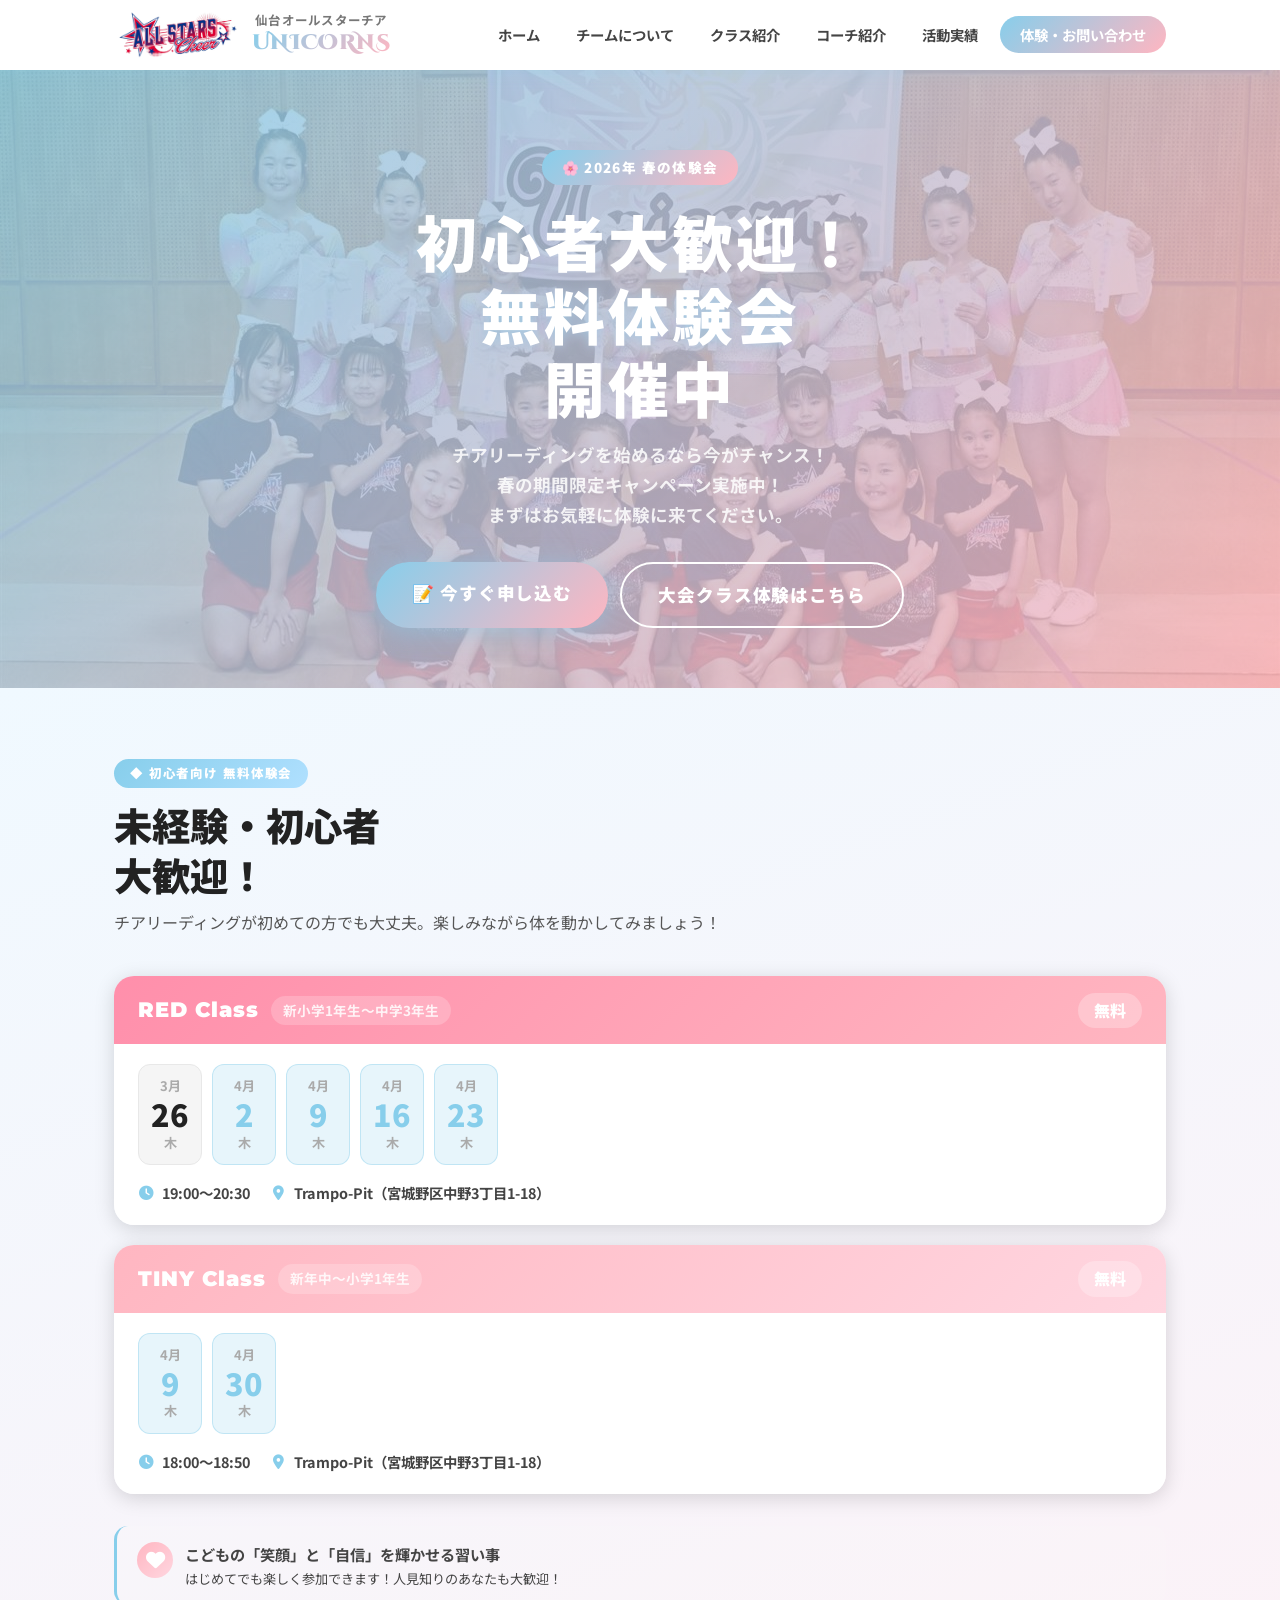
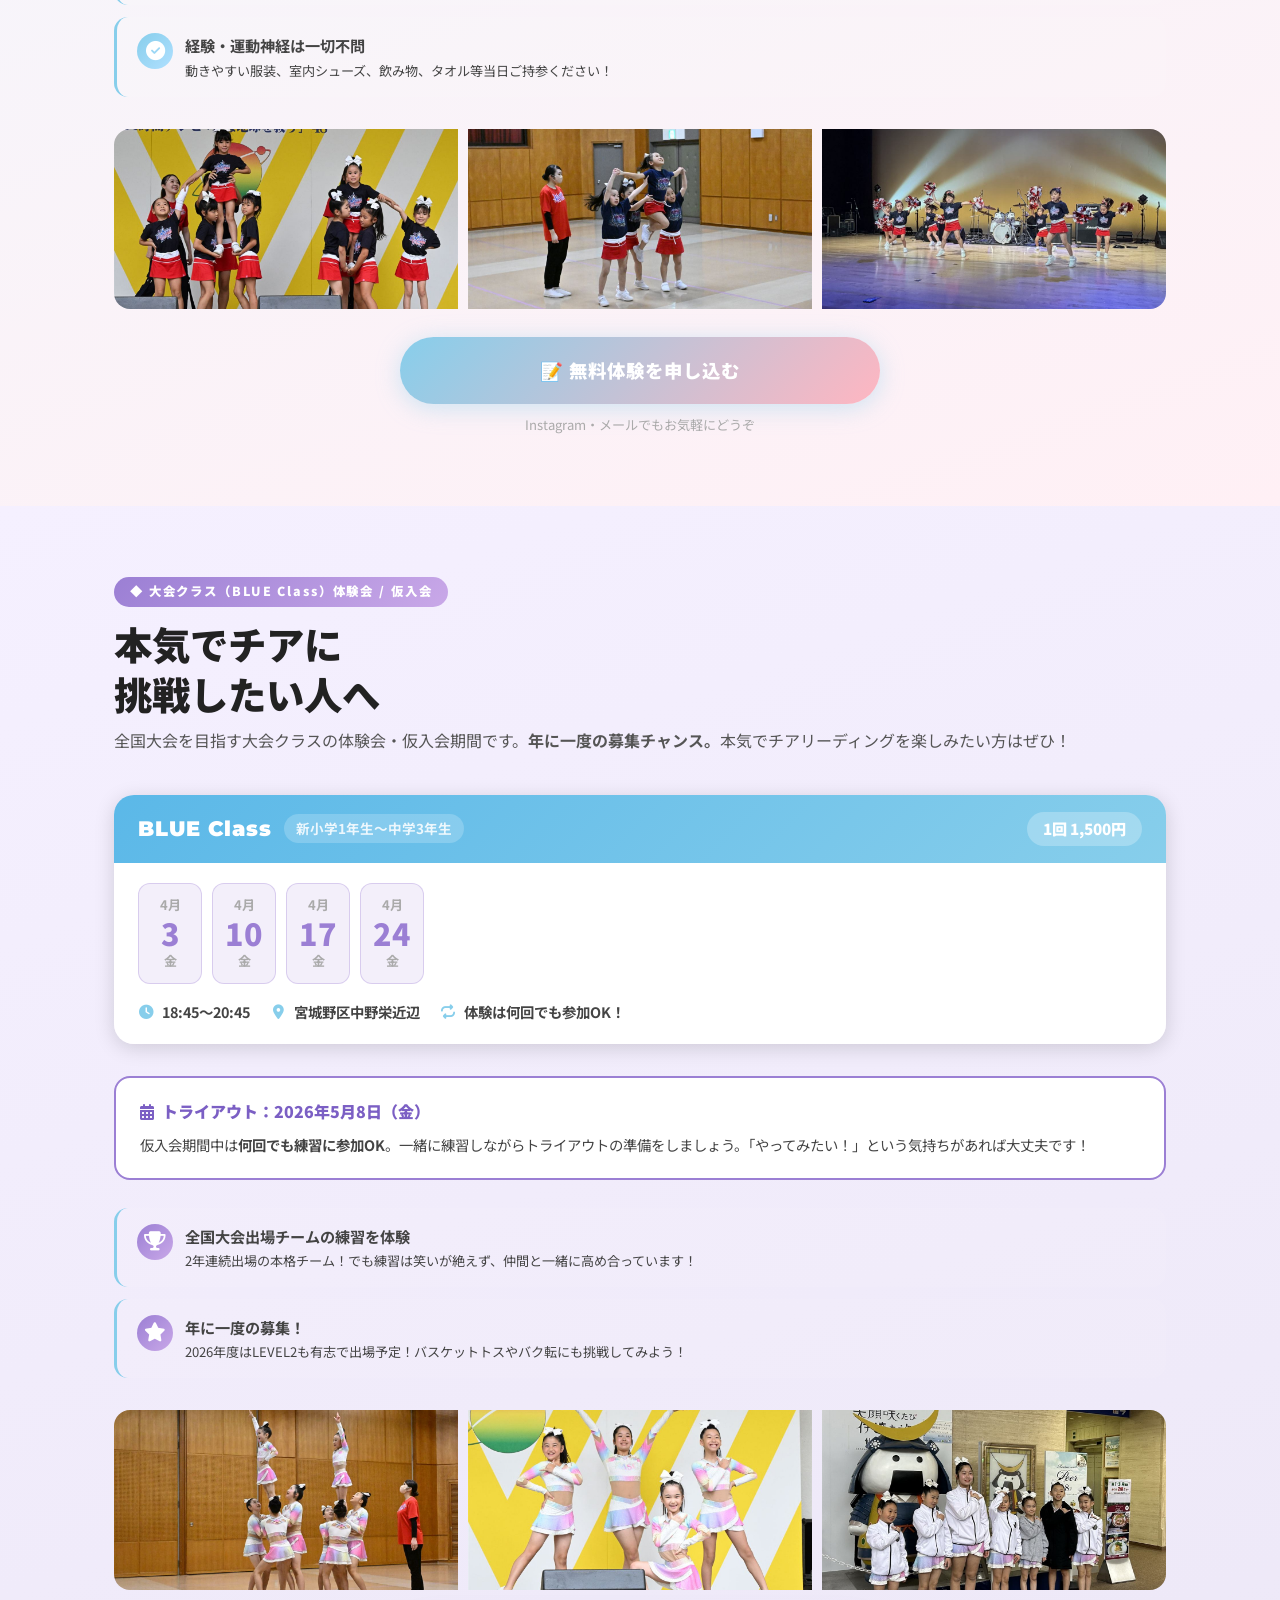
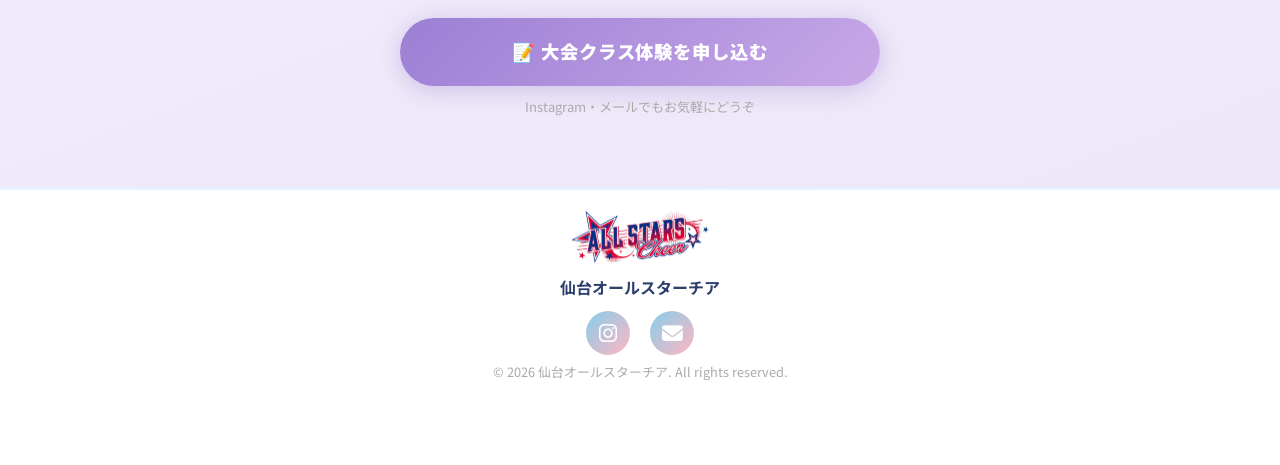
<file: trial.html>
<!DOCTYPE html>
<html lang="ja">
<head>
  <meta charset="UTF-8" />
  <meta name="viewport" content="width=device-width, initial-scale=1.0" />
  <title>🌸 春の無料体験会｜仙台オールスターチア UNICORNS</title>
  <meta name="description" content="仙台チア「仙台オールスターチア UNICORNS」春の期間限定・無料体験会受付中！仙台でチアを始めるなら今がチャンス。RED Class・TINYクラスは無料体験実施中。大会クラス（BLUE Class）体験も受付中。初心者・未経験者大歓迎！" />
  <script async src="https://www.googletagmanager.com/gtag/js?id=G-6REF2D0G59"></script>
  <script>
    window.dataLayer = window.dataLayer || [];
    function gtag(){dataLayer.push(arguments);}
    gtag('js', new Date());
    gtag('config', 'G-6REF2D0G59');
  </script>
  <link rel="icon" type="image/png" href="images/starlogo.png" />
  <link rel="apple-touch-icon" href="images/starlogo.png" />
  <link rel="stylesheet" href="css/style.css" />
  <link rel="stylesheet" href="css/trial.css" />
  <link rel="stylesheet" href="https://cdnjs.cloudflare.com/ajax/libs/font-awesome/6.5.0/css/all.min.css" />
  <link href="https://fonts.googleapis.com/css2?family=Noto+Sans+JP:wght@400;700;900&family=Cinzel+Decorative:wght@900&family=Montserrat:wght@800;900&display=swap" rel="stylesheet" />
</head>
<body>

  <!-- ヘッダー -->
  <header class="header">
    <div class="header-inner">
      <div class="logo">
        <a href="index.html">
          <img src="images/teamlogo.png" alt="UNICORNS" class="logo-icon" />
        </a>
        <div class="logo-text">
          <span class="logo-sub">仙台オールスターチア</span>
          <span class="logo-main">UNICORNS</span>
        </div>
      </div>
      <nav class="nav">
        <ul>
          <li><a href="index.html">ホーム</a></li>
          <li><a href="about.html">チームについて</a></li>
          <li><a href="class.html">クラス紹介</a></li>
          <li><a href="coach.html">コーチ紹介</a></li>
          <li><a href="activity.html">活動実績</a></li>
          <li><a href="contact.html" class="nav-btn">体験・お問い合わせ</a></li>
        </ul>
      </nav>
      <button class="hamburger" id="hamburger">&#9776;</button>
    </div>
  </header>

  <!-- ヒーロー -->
  <div class="trial-hero">
    <div class="trial-hero-inner">
      <div class="trial-hero-badge">🌸 2026年 春の体験会</div>
      <h1>初心者大歓迎！<br><span>無料体験会</span><br>開催中</h1>
      <p class="trial-hero-sub">チアリーディングを始めるなら今がチャンス！<br>春の期間限定キャンペーン実施中！<br>まずはお気軽に体験に来てください。</p>
      <div class="trial-hero-btns">
        <a href="https://forms.gle/98jGiqx1gaxv1aKSA" target="_blank" class="trial-hero-btn">📝 今すぐ申し込む</a>
        <a href="#advance" class="trial-hero-btn outline">大会クラス体験はこちら</a>
      </div>
    </div>
  </div>

  <!-- ① 初心者向け体験会 -->
  <section class="trial-section beginner-bg" id="beginner">
    <div class="container">

      <div class="trial-section-label beginner">◆ 初心者向け 無料体験会</div>
      <h2 class="trial-section-title">未経験・初心者<br>大歓迎！</h2>
      <p class="trial-section-desc">チアリーディングが初めての方でも大丈夫。楽しみながら体を動かしてみましょう！</p>

      <div class="sched-wrap">

        <!-- RED Class -->
        <div class="sched-block">
          <div class="sched-class-header red-header">
            <span class="sched-class-name">RED Class</span>
            <span class="sched-class-age">新小学1年生〜中学3年生</span>
            <span class="sched-free">無料</span>
          </div>
          <div class="sched-body">
            <div class="sched-dates">
              <div class="sched-date-item">
                <span class="sched-month">3月</span>
                <span class="sched-day">26</span>
                <span class="sched-week">木</span>
              </div>
              <div class="sched-date-item highlight">
                <span class="sched-month">4月</span>
                <span class="sched-day">2</span>
                <span class="sched-week">木</span>
              </div>
              <div class="sched-date-item highlight">
                <span class="sched-month">4月</span>
                <span class="sched-day">9</span>
                <span class="sched-week">木</span>
              </div>
              <div class="sched-date-item highlight">
                <span class="sched-month">4月</span>
                <span class="sched-day">16</span>
                <span class="sched-week">木</span>
              </div>
              <div class="sched-date-item highlight">
                <span class="sched-month">4月</span>
                <span class="sched-day">23</span>
                <span class="sched-week">木</span>
              </div>
            </div>
            <div class="sched-info">
              <div class="sched-info-row"><i class="fa-solid fa-clock"></i><span>19:00〜20:30</span></div>
              <div class="sched-info-row"><i class="fa-solid fa-location-dot"></i><span>Trampo-Pit（宮城野区中野3丁目1-18）</span></div>
            </div>
          </div>
        </div>

        <!-- TINY Class -->
        <div class="sched-block">
          <div class="sched-class-header tiny-header">
            <span class="sched-class-name">TINY Class</span>
            <span class="sched-class-age">新年中〜小学1年生</span>
            <span class="sched-free">無料</span>
          </div>
          <div class="sched-body">
            <div class="sched-dates">
              <div class="sched-date-item highlight">
                <span class="sched-month">4月</span>
                <span class="sched-day">9</span>
                <span class="sched-week">木</span>
              </div>
              <div class="sched-date-item highlight">
                <span class="sched-month">4月</span>
                <span class="sched-day">30</span>
                <span class="sched-week">木</span>
              </div>
            </div>
            <div class="sched-info">
              <div class="sched-info-row"><i class="fa-solid fa-clock"></i><span>18:00〜18:50</span></div>
              <div class="sched-info-row"><i class="fa-solid fa-location-dot"></i><span>Trampo-Pit（宮城野区中野3丁目1-18）</span></div>
            </div>
          </div>
        </div>

      </div><!-- /.sched-wrap -->

      <div class="trial-points" style="margin-top:32px;">
        <div class="trial-point">
          <div class="trial-point-icon"><i class="fa-solid fa-heart"></i></div>
          <div class="trial-point-text">こどもの「笑顔」と「自信」を輝かせる習い事
            <span>はじめてでも楽しく参加できます！人見知りのあなたも大歓迎！</span>
          </div>
        </div>
        <div class="trial-point">
          <div class="trial-point-icon"><i class="fa-solid fa-check-circle"></i></div>
          <div class="trial-point-text">経験・運動神経は一切不問
            <span>動きやすい服装、室内シューズ、飲み物、タオル等当日ご持参ください！</span>
          </div>
        </div>
      </div>

      <div class="sched-photos">
        <img src="images/red1.jpeg" alt="仙台チアリーディング 無料体験レッスン RED Class 初心者歓迎" />
        <img src="images/red2.jpeg" alt="仙台チアリーディング 無料体験レッスン RED Class 初心者歓迎" style="object-position: 70% 65%;" />
        <img src="images/red3.jpg" alt="仙台チアリーディング 無料体験レッスン RED Class 初心者歓迎" style="object-position: 30% center;" />
      </div>

      <a href="https://forms.gle/98jGiqx1gaxv1aKSA" target="_blank" class="trial-cta-btn" style="max-width:480px; margin:0 auto;">📝 無料体験を申し込む</a>
      <p class="trial-cta-note">Instagram・メールでもお気軽にどうぞ</p>

    </div>
  </section>

  <!-- ② 大会クラス体験会 -->
  <section class="trial-section advance-bg" id="advance">
    <div class="container">

      <div class="trial-section-label advance">◆ 大会クラス（BLUE Class）体験会 / 仮入会</div>
      <h2 class="trial-section-title" style="color:#222;">本気でチアに<br>挑戦したい人へ</h2>
      <p class="trial-section-desc">全国大会を目指す大会クラスの体験会・仮入会期間です。<strong>年に一度の募集チャンス。</strong>本気でチアリーディングを楽しみたい方はぜひ！</p>

      <div class="sched-wrap">
        <div class="sched-block">
          <div class="sched-class-header blue-header">
            <span class="sched-class-name">BLUE Class</span>
            <span class="sched-class-age">新小学1年生〜中学3年生</span>
            <span class="sched-fee">1回 1,500円</span>
          </div>
          <div class="sched-body">
            <div class="sched-dates">
              <div class="sched-date-item highlight-purple">
                <span class="sched-month">4月</span>
                <span class="sched-day">3</span>
                <span class="sched-week">金</span>
              </div>
              <div class="sched-date-item highlight-purple">
                <span class="sched-month">4月</span>
                <span class="sched-day">10</span>
                <span class="sched-week">金</span>
              </div>
              <div class="sched-date-item highlight-purple">
                <span class="sched-month">4月</span>
                <span class="sched-day">17</span>
                <span class="sched-week">金</span>
              </div>
              <div class="sched-date-item highlight-purple">
                <span class="sched-month">4月</span>
                <span class="sched-day">24</span>
                <span class="sched-week">金</span>
              </div>
            </div>
            <div class="sched-info light-info">
              <div class="sched-info-row"><i class="fa-solid fa-clock"></i><span>18:45〜20:45</span></div>
              <div class="sched-info-row"><i class="fa-solid fa-location-dot"></i><span>宮城野区中野栄近辺</span></div>
              <div class="sched-info-row"><i class="fa-solid fa-repeat"></i><span>体験は何回でも参加OK！</span></div>
            </div>
          </div>
        </div>
      </div>

      <div class="tryout-box" style="margin-top:24px;">
        <h4><i class="fa-solid fa-calendar-days"></i> トライアウト：2026年5月8日（金）</h4>
        <p>仮入会期間中は<strong>何回でも練習に参加OK</strong>。一緒に練習しながらトライアウトの準備をしましょう。「やってみたい！」という気持ちがあれば大丈夫です！</p>
      </div>

      <div class="trial-points" style="margin-top:24px;">
        <div class="trial-point">
          <div class="trial-point-icon"><i class="fa-solid fa-trophy"></i></div>
          <div class="trial-point-text">全国大会出場チームの練習を体験
            <span>2年連続出場の本格チーム！でも練習は笑いが絶えず、仲間と一緒に高め合っています！</span>
          </div>
        </div>
        <div class="trial-point">
          <div class="trial-point-icon"><i class="fa-solid fa-star"></i></div>
          <div class="trial-point-text">年に一度の募集！
            <span>2026年度はLEVEL2も有志で出場予定！バスケットトスやバク転にも挑戦してみよう！</span>
          </div>
        </div>
      </div>

      <div class="sched-photos light-photos">
        <img src="images/blue1.jpg" alt="仙台チアリーディング 体験レッスン BLUE Class 全国大会出場チーム" style="object-position: 65% center;" />
        <img src="images/blue2.jpg" alt="仙台チアリーディング 体験レッスン BLUE Class 全国大会出場チーム" />
        <img src="images/blue3.jpg" alt="仙台チアリーディング 体験レッスン BLUE Class 全国大会出場チーム" style="object-position: center 60%;" />
      </div>

      <a href="https://forms.gle/J2kpAbW4fHY1vLys7" target="_blank" class="trial-cta-btn purple" style="max-width:480px; margin:0 auto;">📝 大会クラス体験を申し込む</a>
      <p class="trial-cta-note" style="color:#aaa;">Instagram・メールでもお気軽にどうぞ</p>

    </div>
  </section>

  <!-- フッター -->
  <footer class="footer">
    <div class="footer-inner">
      <img src="images/teamlogo.png" alt="UNICORNS" class="footer-logo-img" />
      <div class="footer-logo">仙台オールスターチア</div>
      <div class="footer-links">
        <a href="https://www.instagram.com/sendaicheer/" target="_blank"><i class="fa-brands fa-instagram"></i></a>
        <a href="mailto:sendaicheer@gmail.com"><i class="fa-solid fa-envelope"></i></a>
      </div>
      <p class="footer-copy">&copy; 2026 仙台オールスターチア. All rights reserved.</p>
    </div>
  </footer>

  <script src="js/main.js"></script>
</body>
</html>
</file>
<file: css/style.css>
/* ============================
   リセット & ベーススタイル
   ============================ */
*, *::before, *::after {
  box-sizing: border-box;
  margin: 0;
  padding: 0;
}

:root {
  /* ===== カラー設定（ここを編集すると全体の色が変わります）===== */
  --color-pink: #FFB6C1;
  --color-pink-dark: #FF8FAB;
  --color-blue: #87CEEB;
  --color-blue-dark: #5BB8E8;
  --color-white: #ffffff;
  --color-text: #444444;
  --color-text-light: #777777;

  /* グラデーション */
  --grad-main: linear-gradient(135deg, #87CEEB 0%, #FFB6C1 100%);
  --grad-hero: linear-gradient(135deg, #b3e5fc 0%, #f8bbd0 60%, #e1bee7 100%);

  /* フォント */
  --font-base: 'Noto Sans JP', sans-serif;
  --font-deco: 'Pacifico', cursive;
}

body {
  font-family: var(--font-base);
  color: var(--color-text);
  line-height: 1.7;
  background: #fff;
}

a {
  color: inherit;
  text-decoration: none;
}

ul { list-style: none; }

img {
  max-width: 100%;
  height: auto;
  display: block;
}

/* ============================
   共通レイアウト
   ============================ */
.container {
  max-width: 1100px;
  margin: 0 auto;
  padding: 0 24px;
}

.section {
  padding: 80px 0;
}

.section-pink {
  background: linear-gradient(135deg, #fff0f5 0%, #fff8fc 100%);
}

.section-blue {
  background: linear-gradient(135deg, #f0f9ff 0%, #e8f5ff 100%);
}

.section-title {
  text-align: center;
  font-size: 2rem;
  font-weight: 900;
  margin-bottom: 48px;
  position: relative;
  color: #333;
}

.section-title::after {
  content: '';
  display: block;
  width: 60px;
  height: 4px;
  background: var(--grad-main);
  border-radius: 2px;
  margin: 12px auto 0;
}

/* ============================
   ヘッダー
   ============================ */
.header {
  position: sticky;
  top: 0;
  z-index: 100;
  background: rgba(255, 255, 255, 0.95);
  backdrop-filter: blur(8px);
  box-shadow: 0 2px 16px rgba(135, 206, 235, 0.2);
}

.header-inner {
  max-width: 1100px;
  margin: 0 auto;
  padding: 0 24px;
  height: 70px;
  display: flex;
  align-items: center;
  justify-content: space-between;
}

.logo {
  display: flex;
  align-items: center;
  gap: 10px;
}

.logo-icon {
  height: 60px;
  width: auto;
  object-fit: contain;
}

.logo-text {
  display: flex;
  flex-direction: column;
  gap: 4px;
  line-height: 1;
  align-items: center;
  justify-content: center;
}

.logo-main {
  font-family: 'Cinzel Decorative', serif;
  font-size: 1.3rem;
  font-weight: 900;
  background: var(--grad-main);
  -webkit-background-clip: text;
  -webkit-text-fill-color: transparent;
  background-clip: text;
  line-height: 1.2;
  letter-spacing: 0.04em;
}

.logo-sub {
  font-size: 0.78rem;
  font-weight: 700;
  color: var(--color-text-light);
  letter-spacing: 0.1em;
}

.nav ul {
  display: flex;
  gap: 8px;
  align-items: center;
}

.nav a {
  padding: 6px 14px;
  border-radius: 20px;
  font-size: 0.9rem;
  font-weight: 700;
  transition: background 0.2s, color 0.2s;
  color: var(--color-text);
}

.nav a:hover {
  background: var(--color-blue);
  color: white;
}

.nav a.active {
  color: #87CEEB;
  border-bottom: 2px solid #87CEEB;
  padding-bottom: 2px;
}

.nav-btn {
  background: var(--grad-main) !important;
  color: white !important;
  padding: 8px 20px !important;
}

.nav-btn:hover {
  opacity: 0.85;
}

.hamburger {
  display: none;
  background: none;
  border: none;
  font-size: 1.6rem;
  cursor: pointer;
  color: var(--color-text);
}

/* ============================
   ヒーローセクション
   ============================ */
.hero {
  background-color: #2a1a2e;
  min-height: calc(100vh - 70px);
  display: flex;
  align-items: center;
  justify-content: center;
  text-align: center;
  position: relative;
  overflow: hidden;
  padding: 60px 24px;
}

/* スライドショー背景 */
.hero-slides {
  position: absolute;
  inset: 0;
  z-index: 0;
}

.hero-slide {
  position: absolute;
  inset: 0;
  background-size: cover;
  background-position: center;
  opacity: 0;
  transition: opacity 1.2s ease-in-out;
}

.hero-slide.active {
  opacity: 1;
}

.hero-overlay {
  position: absolute;
  inset: 0;
  background: linear-gradient(135deg, rgba(30, 10, 60, 0.6) 0%, rgba(80, 20, 60, 0.5) 100%);
  z-index: 1;
}

.hero-content {
  position: relative;
  z-index: 1;
}

.hero-logo {
  height: 300px;
  width: auto;
  margin: 0 auto 20px;
  display: block;
  filter: drop-shadow(0 4px 12px rgba(0,0,0,0.3));
}

.hero-catch {
  font-size: 1.3rem;
  font-weight: 700;
  color: rgba(255, 255, 255, 0.9);
  letter-spacing: 0.15em;
  margin-bottom: 16px;
}

.hero-title {
  font-size: clamp(2rem, 6vw, 3.5rem);
  font-weight: 900;
  line-height: 1.3;
  color: white;
  margin-bottom: 20px;
}

.hero-title span {
  font-family: 'Cinzel Decorative', serif;
  font-size: clamp(2.5rem, 8vw, 4.5rem);
  background: var(--grad-main);
  -webkit-background-clip: text;
  -webkit-text-fill-color: transparent;
  background-clip: text;
  display: block;
}

.hero-desc {
  font-size: 1.05rem;
  color: rgba(255, 255, 255, 0.85);
  margin-bottom: 36px;
}

.hero-btn {
  display: inline-block;
  background: var(--grad-main);
  color: white;
  font-size: 1.1rem;
  font-weight: 700;
  padding: 16px 40px;
  border-radius: 50px;
  box-shadow: 0 4px 20px rgba(255, 182, 193, 0.5);
  transition: transform 0.2s, box-shadow 0.2s;
}

.hero-btn:hover {
  transform: translateY(-3px);
  box-shadow: 0 8px 28px rgba(255, 182, 193, 0.6);
}

/* キラキラパーティクル */
.hero-deco {
  position: absolute;
  inset: 0;
  pointer-events: none;
  z-index: 2;
}

.sparkle {
  position: absolute;
  color: white;
  animation: sparkle-twinkle ease-in-out infinite;
  text-shadow: 0 0 8px rgba(255, 220, 240, 1), 0 0 20px rgba(255, 182, 193, 0.8);
}

.sp1  { top: 10%; left: 7%;   font-size: 1.4rem; animation-duration: 2.4s; animation-delay: 0s;   color: #ffe4f0; }
.sp2  { top: 20%; right: 9%;  font-size: 1rem;   animation-duration: 3s;   animation-delay: 0.6s; color: #d4f0ff; }
.sp3  { top: 55%; left: 5%;   font-size: 1.8rem; animation-duration: 2.8s; animation-delay: 1.2s; color: #fff0f8; }
.sp4  { top: 72%; right: 7%;  font-size: 1.1rem; animation-duration: 2.2s; animation-delay: 0.3s; color: #ffe4f0; }
.sp5  { top: 38%; left: 14%;  font-size: 0.9rem; animation-duration: 3.2s; animation-delay: 1.8s; color: #d4f0ff; }
.sp6  { top: 48%; right: 16%; font-size: 1.5rem; animation-duration: 2.6s; animation-delay: 0.9s; color: #fff0f8; }
.sp7  { top: 82%; left: 22%;  font-size: 1rem;   animation-duration: 3.4s; animation-delay: 0.5s; color: #ffe4f0; }
.sp8  { top: 28%; right: 22%; font-size: 0.8rem; animation-duration: 2s;   animation-delay: 1.5s; color: #d4f0ff; }
.sp9  { top: 65%; right: 30%; font-size: 1.2rem; animation-duration: 2.9s; animation-delay: 0.2s; color: #fff0f8; }
.sp10 { top: 15%; left: 40%;  font-size: 0.9rem; animation-duration: 3.6s; animation-delay: 1s;   color: #ffe4f0; }

@keyframes sparkle-twinkle {
  0%   { opacity: 0;   transform: scale(0.5) rotate(0deg); }
  30%  { opacity: 1;   transform: scale(1.2) rotate(15deg); }
  60%  { opacity: 0.7; transform: scale(0.9) rotate(-10deg); }
  100% { opacity: 0;   transform: scale(0.5) rotate(0deg); }
}

/* ============================
   競技チアリーディングとは
   ============================ */
.section-cheer {
  background: linear-gradient(135deg, #f0f9ff 0%, #fff0f5 100%);
  padding: 56px 0;
}

.cheer-intro {
  max-width: 860px;
  margin: 0 auto;
  text-align: center;
}

.cheer-title {
  font-size: 1.4rem;
  font-weight: 900;
  color: #333;
  margin-bottom: 20px;
  position: relative;
  display: inline-block;
}

.cheer-title::after {
  content: '';
  display: block;
  width: 50px;
  height: 3px;
  background: var(--grad-main);
  border-radius: 2px;
  margin: 10px auto 0;
}

.cheer-intro p {
  color: #555;
  font-size: 1rem;
  line-height: 1.9;
}

/* ============================
   UNICORNSについて
   ============================ */
.about-grid {
  display: grid;
  grid-template-columns: repeat(3, 1fr);
  gap: 24px;
}

.about-card {
  background: white;
  border-radius: 20px;
  padding: 36px 28px;
  text-align: center;
  box-shadow: 0 4px 20px rgba(135, 206, 235, 0.15);
  transition: transform 0.2s;
}

.about-card:hover {
  transform: translateY(-4px);
}

.about-icon {
  font-size: 2.5rem;
  margin-bottom: 16px;
}

.about-img {
  width: 100%;
  height: 220px;
  object-fit: cover;
  border-radius: 12px;
  margin-bottom: 16px;
}

.about-img-1 { object-position: center 30%; }
.about-img-2 { object-position: center 50%; }
.about-img-3 { object-position: 80% 55%; }

.about-card h3 {
  font-size: 1.1rem;
  font-weight: 700;
  margin-bottom: 10px;
  color: var(--color-blue-dark);
}

/* ============================
   クラス紹介
   ============================ */
.class-grid {
  display: grid;
  grid-template-columns: repeat(3, 1fr);
  gap: 24px;
}

.class-card {
  background: white;
  border-radius: 20px;
  padding: 32px 24px;
  text-align: center;
  box-shadow: 0 4px 20px rgba(255, 182, 193, 0.2);
  transition: transform 0.2s;
}

.class-card:hover {
  transform: translateY(-4px);
}

.class-name-en {
  font-family: 'Montserrat', sans-serif;
  font-size: 2rem;
  font-weight: 900;
  background: var(--grad-main);
  -webkit-background-clip: text;
  -webkit-text-fill-color: transparent;
  background-clip: text;
  margin-bottom: 4px;
  line-height: 1.2;
  letter-spacing: 0.02em;
}

.class-name-ja {
  font-size: 0.8rem;
  color: var(--color-text-light);
  margin-bottom: 10px;
}

.class-card h3 {
  font-size: 1.2rem;
  font-weight: 900;
  margin-bottom: 6px;
}

.class-age {
  font-size: 0.85rem;
  color: var(--color-pink-dark);
  font-weight: 700;
  margin-bottom: 10px;
}

/* ============================
   コーチ紹介
   ============================ */
.coach-grid {
  display: flex;
  gap: 32px;
  justify-content: center;
  flex-wrap: wrap;
}

.coach-card {
  background: white;
  border-radius: 20px;
  padding: 36px 32px;
  text-align: center;
  box-shadow: 0 4px 20px rgba(135, 206, 235, 0.15);
  width: 280px;
  transition: transform 0.2s;
}

.coach-card:hover {
  transform: translateY(-4px);
}

.coach-photo {
  font-size: 5rem;
  margin-bottom: 16px;
  /* コーチの写真を入れる場合は以下のようにします:
  width: 120px; height: 120px; border-radius: 50%;
  background: url('../images/coach1.jpg') center/cover;
  margin: 0 auto 16px; */
}

.coach-card h3 {
  font-size: 1.2rem;
  font-weight: 900;
  margin-bottom: 4px;
}

.coach-title {
  font-size: 0.85rem;
  color: var(--color-blue-dark);
  font-weight: 700;
  margin-bottom: 10px;
}

/* ============================
   活動場所・スケジュール
   ============================ */
.schedule-box {
  background: white;
  border-radius: 20px;
  padding: 40px;
  max-width: 700px;
  margin: 0 auto;
  box-shadow: 0 4px 20px rgba(135, 206, 235, 0.2);
}

.schedule-item {
  display: flex;
  align-items: flex-start;
  gap: 16px;
  padding: 16px 0;
  border-bottom: 1px dashed #e0e0e0;
  font-size: 1rem;
}

.schedule-item:last-child {
  border-bottom: none;
}

.schedule-label {
  font-weight: 700;
  min-width: 160px;
  color: var(--color-blue-dark);
}

/* ============================
   体験レッスン
   ============================ */
.trial-box {
  text-align: center;
  background: var(--grad-hero);
  border-radius: 24px;
  padding: 60px 40px;
  max-width: 700px;
  margin: 0 auto;
}

.trial-desc {
  font-size: 1.15rem;
  margin-bottom: 32px;
  font-weight: 700;
}

.trial-btn {
  display: inline-block;
  background: var(--grad-main);
  color: white;
  font-size: 1.1rem;
  font-weight: 700;
  padding: 16px 40px;
  border-radius: 50px;
  box-shadow: 0 4px 20px rgba(255, 182, 193, 0.5);
  transition: transform 0.2s, box-shadow 0.2s;
}

.trial-btn:hover {
  transform: translateY(-3px);
  box-shadow: 0 8px 28px rgba(255, 182, 193, 0.6);
}

/* ============================
   お問い合わせ
   ============================ */
.contact-form {
  max-width: 600px;
  margin: 0 auto;
  background: white;
  border-radius: 24px;
  padding: 48px 40px;
  box-shadow: 0 4px 20px rgba(255, 182, 193, 0.2);
}

.form-group {
  margin-bottom: 24px;
}

.form-group label {
  display: block;
  font-weight: 700;
  margin-bottom: 8px;
  font-size: 0.95rem;
}

.required {
  background: var(--color-pink-dark);
  color: white;
  font-size: 0.7rem;
  padding: 2px 8px;
  border-radius: 4px;
  margin-left: 8px;
}

.form-group input,
.form-group textarea {
  width: 100%;
  padding: 12px 16px;
  border: 2px solid #e8e8e8;
  border-radius: 12px;
  font-size: 1rem;
  font-family: var(--font-base);
  transition: border-color 0.2s;
  outline: none;
}

.form-group input:focus,
.form-group textarea:focus {
  border-color: var(--color-blue);
}

.submit-btn {
  width: 100%;
  background: var(--grad-main);
  color: white;
  font-size: 1.1rem;
  font-weight: 700;
  padding: 16px;
  border: none;
  border-radius: 50px;
  cursor: pointer;
  font-family: var(--font-base);
  transition: opacity 0.2s, transform 0.2s;
  box-shadow: 0 4px 20px rgba(255, 182, 193, 0.5);
}

.submit-btn:hover {
  opacity: 0.9;
  transform: translateY(-2px);
}

/* ============================
   フッター
   ============================ */
.footer {
  background: white;
  color: #2c3e6b;
  padding: 12px 24px;
  text-align: center;
  border-top: 2px solid #e8f4fb;
}

.footer-logo-img {
  height: 70px;
  width: auto;
  margin: 0 auto 2px;
  display: block;
}

.footer-logo {
  font-size: 1rem;
  font-weight: 700;
  color: #2c3e6b;
  margin-bottom: 2px;
}

.footer-sns {
  margin-bottom: 16px;
}

.footer-sns a {
  display: inline-block;
  color: #2c3e6b;
  font-weight: 700;
  padding: 4px 12px;
  transition: opacity 0.2s;
}

.footer-sns a:hover {
  opacity: 0.65;
}

.footer-links {
  display: flex;
  justify-content: center;
  gap: 20px;
  margin: 10px 0 6px;
}

.footer-links a {
  display: flex;
  align-items: center;
  justify-content: center;
  width: 44px;
  height: 44px;
  border-radius: 50%;
  background: var(--grad-main);
  color: white;
  font-size: 1.3rem;
  transition: opacity 0.2s, transform 0.2s;
}

.footer-links a:hover {
  opacity: 0.85;
  transform: translateY(-2px);
}

.footer-copy {
  font-size: 0.8rem;
  color: #aaa;
}

.footer-sponsor {
  margin-bottom: 8px;
}

.footer-sponsor a {
  font-size: 0.75rem;
  color: rgba(255,255,255,0.3);
  text-decoration: none;
  border-bottom: 1px solid rgba(255,255,255,0.15);
  padding-bottom: 1px;
  transition: color 0.15s;
}

.footer-sponsor a:hover {
  color: rgba(255,255,255,0.6);
}

/* ============================
   実績バナー
   ============================ */
.achievement-banner {
  background: var(--grad-main);
  padding: 14px 0;
  overflow: hidden;
}

.banner-news-label {
  font-family: 'Montserrat', sans-serif;
  font-size: 0.75rem;
  font-weight: 900;
  letter-spacing: 0.15em;
  color: white;
  background: rgba(255,255,255,0.25);
  padding: 4px 12px;
  border-radius: 4px;
  margin-left: 16px;
  flex-shrink: 0;
  white-space: nowrap;
}

.banner-inner {
  display: flex;
  align-items: center;
  gap: 60px;
  white-space: nowrap;
  animation: marquee 20s linear infinite;
  width: max-content;
}

.banner-inner span {
  color: white;
  font-weight: 700;
  font-size: 0.95rem;
}

@keyframes marquee {
  0% { transform: translateX(0); }
  100% { transform: translateX(-50%); }
}

/* ============================
   NEWS セクション
   ============================ */
.news-section {
  background: white;
  padding: 56px 0;
}

.news-list {
  list-style: none;
  margin: 32px 0 0;
  padding: 0;
  max-width: 800px;
  margin-left: auto;
  margin-right: auto;
}

.news-item {
  display: grid;
  grid-template-columns: 90px 80px 1fr;
  align-items: center;
  gap: 14px;
  padding: 14px 0;
  border-bottom: 1px solid #f0f0f0;
}

.news-item:last-child {
  border-bottom: none;
}

.news-date {
  font-family: 'Montserrat', sans-serif;
  font-size: 0.8rem;
  font-weight: 800;
  color: #aaa;
  flex-shrink: 0;
  min-width: 60px;
}

.news-tag {
  font-family: 'Montserrat', sans-serif;
  font-size: 0.7rem;
  font-weight: 700;
  padding: 3px 10px;
  border-radius: 4px;
  white-space: nowrap;
  text-align: center;
}

.tag-result {
  background: rgba(255,215,0,0.15);
  color: #b8860b;
}

.tag-media {
  background: rgba(135,206,235,0.2);
  color: #4a90b8;
}

.tag-info {
  background: rgba(255,182,193,0.2);
  color: #c45c7a;
}

.news-text {
  font-size: 0.92rem;
  color: #333;
  line-height: 1.5;
}

.news-link {
  color: #c45c7a;
  text-decoration: underline;
  text-underline-offset: 3px;
  transition: opacity 0.15s;
}

.news-link:hover {
  opacity: 0.7;
}

@media (max-width: 480px) {
  .news-item {
    grid-template-columns: 76px 76px 1fr;
    gap: 8px;
  }
}

/* ============================
   ヒーローボタン2つ
   ============================ */
.hero-btns {
  display: flex;
  gap: 16px;
  justify-content: center;
  flex-wrap: wrap;
}

.hero-btn-sub {
  display: inline-block;
  background: white;
  color: var(--color-pink-dark);
  font-size: 1.1rem;
  font-weight: 700;
  padding: 16px 40px;
  border-radius: 50px;
  border: 2px solid var(--color-pink-dark);
  transition: background 0.2s, color 0.2s;
}

.hero-btn-sub:hover {
  background: var(--color-pink);
  color: white;
}

/* ============================
   MVV（Mission/Vision/Value）
   ============================ */
.mvv-grid {
  display: grid;
  grid-template-columns: repeat(3, 1fr);
  gap: 20px;
  margin-bottom: 48px;
}

.mvv-card {
  border-radius: 20px;
  padding: 28px 24px;
  text-align: center;
  line-height: 1.8;
}

.mvv-card.mission { background: linear-gradient(135deg, #fff0f5, #ffe4ed); }
.mvv-card.vision  { background: linear-gradient(135deg, #f0f9ff, #dff2fd); }
.mvv-card.value   { background: linear-gradient(135deg, #fff8e1, #fff3d0); }

.mvv-label {
  font-family: 'Cinzel Decorative', serif;
  font-size: 1.5rem;
  font-weight: 900;
  margin-bottom: 6px;
  background: var(--grad-main);
  -webkit-background-clip: text;
  -webkit-text-fill-color: transparent;
  background-clip: text;
}

/* ============================
   チーム概要テーブル
   ============================ */
.team-overview {
  background: white;
  border-radius: 20px;
  padding: 32px 40px;
  box-shadow: 0 4px 20px rgba(135, 206, 235, 0.15);
  margin-bottom: 48px;
}

.overview-item {
  display: flex;
  gap: 20px;
  padding: 14px 0;
  border-bottom: 1px dashed #eee;
  font-size: 0.95rem;
}

.overview-item:last-child { border-bottom: none; }

.ov-label {
  font-weight: 700;
  min-width: 100px;
  color: var(--color-pink-dark);
}

/* ============================
   クラスカード（色分け）
   ============================ */
.class-card.tiny  { border-top: 5px solid #FFB6C1; }
.class-card.red   { border-top: 5px solid #FF8FAB; }
.class-card.blue  { border-top: 5px solid #5BB8E8; }
.class-card.lucidea {
  border-top: 5px solid #9B7FD4;
  background: linear-gradient(160deg, #f5f0ff 0%, #ede8f7 100%);
}


.class-card.lucidea .class-info {
  background: rgba(155, 127, 212, 0.08);
}

.class-card.lucidea .class-schedule-day {
  color: #6a4fa3;
}

.lucidea-freq {
  background: #9B7FD4 !important;
}

.lucidea-fee {
  background: linear-gradient(135deg, #9B7FD4, #C9A8E8) !important;
}

.class-info {
  background: #f9f9f9;
  border-radius: 10px;
  padding: 16px;
  margin: 14px 0;
  text-align: center;
}

.class-schedule-day {
  font-size: 1.15rem;
  font-weight: 900;
  color: #333;
  display: flex;
  align-items: center;
  justify-content: center;
  gap: 8px;
  margin-bottom: 4px;
}

.class-schedule-freq {
  font-size: 0.72rem;
  font-weight: 700;
  color: white;
  background: var(--color-pink-dark);
  padding: 2px 10px;
  border-radius: 20px;
  white-space: nowrap;
}

.class-schedule-time {
  font-size: 1.4rem;
  font-weight: 900;
  color: var(--color-blue-dark);
  letter-spacing: 0.05em;
}

.class-fee {
  display: inline-block;
  background: var(--grad-main);
  color: white;
  font-weight: 700;
  font-size: 0.9rem;
  padding: 6px 18px;
  border-radius: 20px;
  margin-top: 12px;
}

/* ============================
   代表紹介
   ============================ */
.coach-wrap {
  display: flex;
  justify-content: center;
}

.coach-card {
  display: flex;
  gap: 48px;
  align-items: flex-start;
  background: white;
  border-radius: 24px;
  padding: 48px;
  max-width: 900px;
  width: 100%;
  box-shadow: 0 4px 20px rgba(135, 206, 235, 0.15);
  text-align: left;
}

.coach-photo {
  font-size: 6rem;
  min-width: 120px;
  text-align: center;
}

.coach-img {
  width: 180px;
  height: 180px;
  border-radius: 50%;
  object-fit: cover;
  object-position: center 15%;
  min-width: 180px;
}

.coach-info h3 {
  font-size: 1.6rem;
  font-weight: 900;
  margin-bottom: 4px;
}

.coach-info .coach-title {
  color: var(--color-blue-dark);
  font-weight: 700;
  margin-bottom: 20px;
}

.coach-career h4 {
  font-size: 0.9rem;
  font-weight: 700;
  color: var(--color-pink-dark);
  margin: 8px 0 4px;
  padding-bottom: 4px;
  border-bottom: 1px solid #f0e0e8;
}

.coach-career ul {
  list-style: none;
  padding: 0;
}

.coach-career ul li {
  font-size: 0.9rem;
  padding: 3px 0;
  padding-left: 14px;
  position: relative;
  color: #555;
}

.coach-career ul li::before {
  content: '◆';
  position: absolute;
  left: 0;
  color: var(--color-pink);
  font-size: 0.6rem;
  top: 5px;
}

.coach-career ul li.other::before {
  display: none;
}

/* ============================
   タイムライン（活動実績）
   ============================ */
.timeline {
  position: relative;
  max-width: 900px;
  margin: 0 auto;
}

.timeline::before {
  content: '';
  position: absolute;
  left: 50%;
  top: 0;
  bottom: 0;
  width: 3px;
  background: var(--grad-main);
  transform: translateX(-50%);
}

.timeline-block {
  display: flex;
  width: 50%;
  margin-bottom: 40px;
  position: relative;
}

.timeline-block.left {
  justify-content: flex-end;
  padding-right: 48px;
}

.timeline-block.right {
  justify-content: flex-start;
  padding-left: 48px;
  margin-left: 50%;
}

.timeline-dot {
  position: absolute;
  width: 16px;
  height: 16px;
  background: var(--color-pink-dark);
  border-radius: 50%;
  top: 16px;
  border: 3px solid white;
  box-shadow: 0 0 0 2px var(--color-pink-dark);
}

.timeline-block.left .timeline-dot  { right: -8px; }
.timeline-block.right .timeline-dot { left: -8px; }

.timeline-content {
  background: white;
  border-radius: 16px;
  padding: 24px;
  max-width: 420px;
  box-shadow: 0 4px 20px rgba(135, 206, 235, 0.15);
}

.timeline-date {
  font-size: 0.8rem;
  font-weight: 700;
  color: var(--color-pink-dark);
  margin-bottom: 6px;
}

.timeline-content h3 {
  font-size: 1.1rem;
  font-weight: 900;
  margin-bottom: 10px;
}

.timeline-content ul {
  list-style: none;
  padding-left: 0;
  font-size: 0.88rem;
  color: #555;
  line-height: 1.8;
}

.timeline-content ul li {
  padding-left: 1.2em;
  position: relative;
}

.timeline-content ul li::before {
  content: "・";
  position: absolute;
  left: 0;
  color: var(--color-pink-dark);
}

.timeline-content ul li.trophy {
  padding-left: 0;
}

.timeline-content ul li.trophy::before {
  display: none;
}

.timeline-content ul li.other {
  padding-left: 0;
  text-align: right;
}

.timeline-content ul li.other::before {
  display: none;
}

/* ============================
   費用
   ============================ */
.fee-grid {
  display: grid;
  grid-template-columns: repeat(3, 1fr);
  gap: 24px;
}

.fee-card {
  background: white;
  border-radius: 20px;
  padding: 32px 28px;
  box-shadow: 0 4px 20px rgba(135, 206, 235, 0.15);
}

.fee-card h3 {
  font-size: 1.1rem;
  font-weight: 900;
  margin-bottom: 20px;
  padding-bottom: 10px;
  border-bottom: 2px solid var(--color-pink);
  color: var(--color-pink-dark);
}

.fee-item {
  display: flex;
  justify-content: space-between;
  align-items: center;
  padding: 10px 0;
  border-bottom: 1px dashed #eee;
  font-size: 0.9rem;
  gap: 8px;
}

.fee-price {
  font-weight: 700;
  color: var(--color-blue-dark);
  white-space: nowrap;
}

.fee-note {
  font-size: 0.8rem;
  color: #888;
  margin: 8px 0;
  line-height: 1.6;
}

.fee-special {
  background: linear-gradient(135deg, #fff0f5, #f0f9ff);
  border-radius: 12px;
  padding: 16px;
  margin-top: 16px;
}

.fee-special h4 {
  font-size: 0.9rem;
  font-weight: 700;
  margin-bottom: 6px;
}

.fee-special p {
  font-size: 0.85rem;
  color: #555;
  line-height: 1.6;
}

/* ============================
   お問い合わせ
   ============================ */
.contact-info {
  margin-top: 28px;
  font-size: 1rem;
  line-height: 2;
}

.contact-info a {
  color: var(--color-blue-dark);
  font-weight: 700;
  text-decoration: underline;
}

/* ============================
   レスポンシブ（スマホ対応）
   ============================ */
@media (max-width: 768px) {
  .nav { display: none; }
  .hamburger { display: block; }

  .nav a.active {
    border-bottom: none;
    border-left: 3px solid #87CEEB;
    padding-left: 10px;
  }

  .nav.open {
    display: flex !important;
    flex-direction: column;
    position: absolute;
    top: 60px;
    left: 0;
    right: 0;
    background: white;
    padding: 12px 16px;
    box-shadow: 0 4px 16px rgba(0,0,0,0.1);
    z-index: 99;
  }

  .nav.open ul {
    flex-direction: column;
    gap: 4px;
    width: 100%;
  }

  .nav.open ul li {
    width: 100%;
  }

  .nav.open ul li a {
    display: block;
    padding: 10px 16px;
    white-space: nowrap;
    font-size: 0.95rem;
  }

  .header-inner {
    height: 60px;
    padding: 0 16px;
    flex-wrap: nowrap;
  }

  .logo-icon {
    height: 44px;
  }

  .logo-text {
    display: flex;
  }

  .logo-sub {
    font-size: 0.6rem;
  }

  .logo-main {
    font-size: 0.95rem;
  }

  .about-grid,
  .class-grid,
  .mvv-grid,
  .fee-grid {
    grid-template-columns: 1fr;
    gap: 16px;
  }

  .coach-card {
    flex-direction: column;
    align-items: center;
    text-align: left;
    padding: 32px 24px;
    gap: 24px;
  }

  .timeline::before {
    left: 12px;
    transform: none;
  }

  .timeline-block,
  .timeline-block.left,
  .timeline-block.right {
    width: 100%;
    padding-left: 40px;
    padding-right: 0;
    margin-left: 0;
    justify-content: flex-start;
  }

  .timeline-block.left .timeline-dot,
  .timeline-block.right .timeline-dot {
    left: 4px;
    right: auto;
  }

  .timeline-content {
    max-width: 100%;
  }

  .team-overview { padding: 24px 20px; }
  .overview-item { flex-direction: column; gap: 4px; }

  .trial-box { padding: 40px 24px; }
}

/* ============================
   体験会 固定ボトムバー
   ============================ */
.trial-fixed-bar {
  position: fixed;
  bottom: 0;
  left: 0;
  right: 0;
  z-index: 200;
  background: linear-gradient(135deg, #87CEEB, #FFB6C1);
  padding: 12px 24px;
  display: flex;
  align-items: center;
  justify-content: center;
  gap: 16px;
  box-shadow: 0 -4px 20px rgba(0,0,0,0.15);
}

.trial-fixed-bar-text {
  color: white;
  font-size: 0.95rem;
  font-weight: 900;
  letter-spacing: 0.05em;
}

.trial-fixed-bar-btn {
  background: white;
  color: #87CEEB;
  font-size: 0.9rem;
  font-weight: 900;
  padding: 8px 20px;
  border-radius: 50px;
  white-space: nowrap;
  transition: transform 0.2s;
}

.trial-fixed-bar-btn:hover {
  transform: translateY(-2px);
}

/* ============================
   体験会 フローティングボタン
   ============================ */
.trial-float-btn {
  position: fixed;
  bottom: 80px;
  right: 20px;
  z-index: 200;
  width: 90px;
  height: 90px;
  border-radius: 50%;
  background: linear-gradient(135deg, #FFB6C1, #87CEEB);
  display: flex;
  flex-direction: column;
  align-items: center;
  justify-content: center;
  box-shadow: 0 4px 20px rgba(135,206,235,0.5);
  transition: transform 0.2s, box-shadow 0.2s;
  text-align: center;
}

.trial-float-btn:hover {
  transform: translateY(-4px) scale(1.05);
  box-shadow: 0 8px 28px rgba(135,206,235,0.6);
}

.trial-float-icon {
  width: 30px;
  height: 30px;
}

.trial-float-text {
  font-size: 0.72rem;
  font-weight: 900;
  color: white;
  line-height: 1.3;
  margin-top: 2px;
}

body {
  padding-bottom: 70px;
}

@media (max-width: 768px) {
  .trial-fixed-bar {
    flex-direction: column;
    gap: 6px;
    padding: 8px 16px;
  }

  .trial-fixed-bar-text {
    font-size: 0.82rem;
  }

  .trial-fixed-bar-btn {
    font-size: 0.82rem;
    padding: 6px 16px;
  }

  .trial-float-btn {
    width: 76px;
    height: 76px;
    bottom: 120px;
  }

  body {
    padding-bottom: 90px;
  }
}
</file>
<file: css/contact.css>
/* ============================
   ページヒーロー
   ============================ */
.page-hero {
  background: linear-gradient(135deg, #f0f9ff 0%, #fff0f5 100%);
  text-align: center;
  padding: 60px 24px 48px;
  margin-top: 0;
}

.page-title {
  font-family: 'Cinzel Decorative', serif;
  font-size: 2rem;
  font-weight: 900;
  background: linear-gradient(135deg, #87CEEB, #FFB6C1);
  -webkit-background-clip: text;
  -webkit-text-fill-color: transparent;
  background-clip: text;
  margin-bottom: 12px;
}

.page-hero p {
  color: #777;
  font-size: 1rem;
}

/* ============================
   お問い合わせセクション
   ============================ */
.contact-section {
  padding: 60px 0 80px;
  background: #fafafa;
}

.contact-wrap {
  display: grid;
  grid-template-columns: 1fr 340px;
  gap: 40px;
  align-items: flex-start;
}

/* ============================
   フォーム
   ============================ */
.contact-form-wrap {
  background: white;
  border-radius: 24px;
  padding: 48px 40px;
  box-shadow: 0 4px 24px rgba(135, 206, 235, 0.12);
}

.contact-form-page .form-section-title {
  font-size: 0.85rem;
  font-weight: 700;
  color: #87CEEB;
  letter-spacing: 0.1em;
  border-bottom: 2px solid #e8f4fb;
  padding-bottom: 8px;
  margin: 28px 0 16px;
}

.form-row {
  display: grid;
  grid-template-columns: 1fr 1fr;
  gap: 16px;
}

.contact-form-page .form-group {
  margin-bottom: 20px;
}

.contact-form-page label {
  display: block;
  font-weight: 700;
  font-size: 0.9rem;
  margin-bottom: 8px;
  color: #444;
}

.contact-form-page input[type="text"],
.contact-form-page input[type="email"],
.contact-form-page input[type="tel"],
.contact-form-page input[type="date"],
.contact-form-page select,
.contact-form-page textarea {
  width: 100%;
  padding: 12px 16px;
  border: 2px solid #e8e8e8;
  border-radius: 12px;
  font-size: 0.95rem;
  font-family: 'Noto Sans JP', sans-serif;
  transition: border-color 0.2s;
  outline: none;
  background: white;
  color: #444;
}

.contact-form-page input:focus,
.contact-form-page select:focus,
.contact-form-page textarea:focus {
  border-color: #87CEEB;
}

/* ラジオボタン */
.radio-group {
  display: flex;
  gap: 16px;
  flex-wrap: wrap;
}

.radio-label {
  display: flex;
  align-items: center;
  gap: 8px;
  cursor: pointer;
  font-weight: 400 !important;
  padding: 10px 20px;
  border: 2px solid #e8e8e8;
  border-radius: 50px;
  transition: border-color 0.2s, background 0.2s;
  font-size: 0.9rem;
}

.radio-label:has(input:checked) {
  border-color: #FFB6C1;
  background: #fff0f5;
}

.radio-label input { display: none; }

/* チェックボックス */
.checkbox-group {
  display: flex;
  gap: 10px;
  flex-wrap: wrap;
}

.checkbox-label {
  display: flex;
  align-items: center;
  gap: 6px;
  cursor: pointer;
  font-weight: 400 !important;
  font-size: 0.9rem;
  padding: 8px 14px;
  border: 2px solid #e8e8e8;
  border-radius: 50px;
  transition: border-color 0.2s, background 0.2s;
}

.checkbox-label:has(input:checked) {
  border-color: #87CEEB;
  background: #f0f9ff;
}

.checkbox-label input { display: none; }

/* プライバシー */
.privacy .checkbox-label {
  padding: 0;
  border: none;
  background: none;
}

/* 送信ボタン */
.contact-form-page .submit-btn {
  width: 100%;
  background: linear-gradient(135deg, #87CEEB 0%, #FFB6C1 100%);
  color: white;
  font-size: 1.1rem;
  font-weight: 700;
  padding: 16px;
  border: none;
  border-radius: 50px;
  cursor: pointer;
  font-family: 'Noto Sans JP', sans-serif;
  transition: opacity 0.2s, transform 0.2s;
  box-shadow: 0 4px 20px rgba(255, 182, 193, 0.4);
  margin-top: 8px;
}

.contact-form-page .submit-btn:hover {
  opacity: 0.9;
  transform: translateY(-2px);
}

/* ============================
   右カラム：情報カード
   ============================ */
.contact-info-wrap {
  display: flex;
  flex-direction: column;
  gap: 16px;
}

.info-card {
  background: white;
  border-radius: 20px;
  padding: 28px 24px;
  box-shadow: 0 4px 20px rgba(135, 206, 235, 0.12);
}

.info-card h3 {
  font-size: 1rem;
  font-weight: 900;
  margin-bottom: 16px;
  padding-bottom: 10px;
  border-bottom: 2px solid #FFB6C1;
  color: #333;
}

.info-item {
  display: flex;
  align-items: center;
  gap: 12px;
  margin-bottom: 8px;
}

.info-item i {
  font-size: 1.2rem;
  color: #87CEEB;
  width: 24px;
  text-align: center;
  flex-shrink: 0;
}

.info-label {
  font-size: 0.75rem;
  color: #aaa;
  margin-bottom: 2px;
}

.info-item a {
  font-weight: 700;
  color: #444;
  font-size: 0.9rem;
  text-decoration: underline;
}

.info-card p {
  font-size: 0.9rem;
  color: #555;
  line-height: 1.8;
  margin-bottom: 16px;
}

.google-form-btn {
  display: inline-block;
  background: linear-gradient(135deg, #87CEEB, #FFB6C1);
  color: white;
  font-weight: 700;
  font-size: 0.9rem;
  padding: 12px 20px;
  border-radius: 50px;
  transition: opacity 0.2s;
}

.google-form-btn:hover { opacity: 0.85; }

/* ============================
   コーチ一覧ページ
   ============================ */
.coach-list {
  display: flex;
  flex-direction: column;
  gap: 40px;
  max-width: 900px;
  margin: 0 auto;
}

.coach-img-placeholder {
  width: 180px;
  height: 180px;
  border-radius: 50%;
  background: linear-gradient(135deg, #f0f9ff, #fff0f5);
  display: flex;
  align-items: center;
  justify-content: center;
  font-size: 4rem;
  color: #ccc;
  min-width: 180px;
}

.coach-comment {
  margin-top: 14px;
  font-size: 0.92rem;
  font-weight: 700;
  color: #9B7FD4;
  line-height: 1.7;
}

/* ============================
   レスポンシブ
   ============================ */
@media (max-width: 768px) {
  .contact-wrap {
    grid-template-columns: 1fr;
  }

  .contact-form-wrap {
    padding: 32px 20px;
  }

  .form-row {
    grid-template-columns: 1fr;
  }

  .radio-group,
  .checkbox-group {
    gap: 8px;
  }
}
</file>
<file: css/class.css>
/* ============================
   クラス紹介ページ
   ============================ */

.class-detail-list {
  display: flex;
  flex-direction: column;
  gap: 32px;
  max-width: 860px;
  margin: 0 auto 48px;
}

/* カード共通 */
.class-detail-card {
  border-radius: 20px;
  overflow: hidden;
  box-shadow: 0 4px 24px rgba(0,0,0,0.08);
}

/* ヘッダー */
.class-detail-header {
  display: flex;
  align-items: center;
  justify-content: space-between;
  padding: 20px 28px;
  flex-wrap: wrap;
  gap: 12px;
}

.tiny-card .class-detail-header  { background: linear-gradient(135deg, #FFB6C1, #ffd6e0); }
.red-card .class-detail-header   { background: linear-gradient(135deg, #FF8FAB, #FFB6C1); }
.blue-card .class-detail-header  { background: linear-gradient(135deg, #5BB8E8, #87CEEB); }
.lucidea-card .class-detail-header { background: linear-gradient(135deg, #9B7FD4, #c9a8e8); }
.lucidea-card .class-detail-body { background: linear-gradient(160deg, #faf8ff, #f5f0ff); }

.class-detail-name {
  display: flex;
  flex-direction: column;
  gap: 2px;
}

.class-detail-en {
  font-family: 'Montserrat', sans-serif;
  font-size: 1.5rem;
  font-weight: 900;
  color: white;
  letter-spacing: 0.05em;
}

.class-detail-ja {
  font-size: 0.82rem;
  font-weight: 700;
  color: rgba(255,255,255,0.85);
}

.class-beginner-icon {
  font-size: 1rem;
  color: rgba(255,255,255,0.9);
  vertical-align: middle;
  margin-left: 6px;
}

.class-detail-type {
  font-family: 'Montserrat', sans-serif;
  font-size: 0.7rem;
  font-weight: 800;
  color: rgba(255,255,255,0.7);
  letter-spacing: 0.15em;
  text-transform: uppercase;
}

.class-detail-badge {
  font-size: 0.9rem;
  font-weight: 900;
  color: white;
  background: rgba(255,255,255,0.25);
  padding: 6px 18px;
  border-radius: 50px;
  white-space: nowrap;
}

/* ボディ */
.class-detail-body {
  background: white;
  padding: 24px 28px;
}

.class-detail-meta {
  display: flex;
  flex-direction: column;
  gap: 10px;
  margin-bottom: 20px;
}

.class-detail-meta-item {
  display: flex;
  align-items: flex-start;
  gap: 10px;
  font-size: 0.95rem;
  color: #333;
  line-height: 1.6;
}

.class-detail-meta-item i {
  width: 18px;
  text-align: center;
  margin-top: 3px;
  flex-shrink: 0;
}

.tiny-card .class-detail-meta-item i   { color: #FFB6C1; }
.red-card .class-detail-meta-item i    { color: #FF8FAB; }
.blue-card .class-detail-meta-item i   { color: #5BB8E8; }
.lucidea-card .class-detail-meta-item i { color: #9B7FD4; }

.class-detail-desc {
  font-size: 0.95rem;
  color: #555;
  line-height: 1.8;
  border-top: 1px solid #f0f0f0;
  padding-top: 16px;
}

/* BLUEクラス注記 */
.class-detail-note {
  margin-top: 12px;
  padding: 10px 16px;
  background: rgba(91, 184, 232, 0.08);
  border-left: 3px solid #5BB8E8;
  border-radius: 8px;
  font-size: 0.88rem;
  font-weight: 700;
  color: #5BB8E8;
}

.class-detail-note i {
  margin-right: 6px;
}

/* 写真グリッド */
.class-photos {
  display: grid;
  grid-template-columns: 1fr 1fr;
  gap: 10px;
  margin-top: 20px;
  border-radius: 12px;
  overflow: hidden;
}

.class-photos img {
  width: 100%;
  height: 180px;
  object-fit: cover;
  display: block;
}

.class-photo-placeholder {
  height: 180px;
  background: #f5f5f5;
  border-radius: 0;
}

/* 費用 */
.fee-section {
  max-width: 860px;
  margin: 0 auto 40px;
  background: linear-gradient(160deg, #f0f9ff, #fff0f5);
  border-radius: 20px;
  padding: 32px 36px;
}

.fee-title {
  font-size: 1.1rem;
  font-weight: 900;
  color: #333;
  margin-bottom: 20px;
  text-align: center;
}

.fee-grid {
  display: flex;
  gap: 16px;
  justify-content: center;
  margin-bottom: 20px;
  flex-wrap: wrap;
}

.fee-item {
  background: white;
  border-radius: 14px;
  padding: 16px 32px;
  text-align: center;
  box-shadow: 0 2px 12px rgba(0,0,0,0.06);
  min-width: 160px;
}

.fee-label {
  font-size: 0.82rem;
  font-weight: 700;
  color: #888;
  margin-bottom: 6px;
}

.fee-amount {
  font-size: 1.8rem;
  font-weight: 900;
  color: #87CEEB;
}

.fee-amount span {
  font-size: 0.9rem;
  font-weight: 700;
  color: #888;
}

.fee-notes {
  list-style: none;
  padding: 0;
  margin: 0;
  border-top: 1px solid #e8e8e8;
  padding-top: 16px;
}

.fee-notes li {
  font-size: 0.88rem;
  color: #666;
  padding: 4px 0 4px 1.2em;
  position: relative;
}

.fee-notes li::before {
  content: "・";
  position: absolute;
  left: 0;
  color: #87CEEB;
}

/* CTA */
.class-cta {
  text-align: center;
  padding: 40px 0 0;
}

.class-cta p {
  font-size: 1.1rem;
  font-weight: 700;
  color: #555;
  margin-bottom: 20px;
}

.trial-cta-link {
  display: inline-block;
  background: linear-gradient(135deg, #87CEEB, #FFB6C1);
  color: white;
  font-size: 1rem;
  font-weight: 900;
  padding: 14px 32px;
  border-radius: 50px;
  box-shadow: 0 4px 20px rgba(135,206,235,0.4);
  transition: transform 0.2s;
  margin: 0 8px 12px;
}

.trial-cta-link:hover {
  transform: translateY(-2px);
}

.contact-cta-link {
  display: inline-block;
  border: 2px solid #87CEEB;
  color: #87CEEB;
  font-size: 0.95rem;
  font-weight: 900;
  padding: 12px 28px;
  border-radius: 50px;
  transition: transform 0.2s;
  margin: 0 8px 12px;
}

.contact-cta-link:hover {
  transform: translateY(-2px);
}

/* ============================
   レスポンシブ
   ============================ */
@media (max-width: 768px) {
  .class-detail-header {
    padding: 16px 20px;
  }

  .class-detail-body {
    padding: 20px;
  }

  .class-detail-en {
    font-size: 1.2rem;
  }

  .class-detail-badge {
    font-size: 0.82rem;
    padding: 5px 14px;
  }
}
</file>
<file: css/about.css>
/* ============================
   チームについてページ
   ============================ */

/* スローガンヒーロー */
.slogan-hero {
  background: linear-gradient(135deg, #1a1a2e 0%, #16213e 50%, #0f3460 100%);
  text-align: center;
  padding: 80px 24px 72px;
  position: relative;
  overflow: hidden;
}

.slogan-hero::before {
  content: '';
  position: absolute;
  inset: 0;
  background:
    radial-gradient(circle at 20% 50%, rgba(135,206,235,0.15) 0%, transparent 50%),
    radial-gradient(circle at 80% 50%, rgba(255,182,193,0.15) 0%, transparent 50%);
}

.slogan-hero-inner {
  position: relative;
  z-index: 1;
  max-width: 760px;
  margin: 0 auto;
}

.slogan-season {
  font-family: 'Montserrat', sans-serif;
  font-size: 0.85rem;
  font-weight: 800;
  letter-spacing: 0.3em;
  color: rgba(255,255,255,0.5);
  margin-bottom: 20px;
}

.slogan-main {
  font-size: clamp(1.8rem, 5vw, 3rem);
  font-weight: 900;
  color: white;
  line-height: 1.3;
  margin-bottom: 16px;
  text-shadow: 0 0 40px rgba(135,206,235,0.4);
}

.slogan-en {
  font-family: 'Montserrat', sans-serif;
  font-size: clamp(0.85rem, 2vw, 1.1rem);
  font-weight: 800;
  letter-spacing: 0.08em;
  background: linear-gradient(135deg, #87CEEB, #FFB6C1);
  -webkit-background-clip: text;
  -webkit-text-fill-color: transparent;
  background-clip: text;
}

/* CHEER SPIRIT */
.spirit-section {
  background: linear-gradient(160deg, #f0f9ff, #fff0f5);
  padding: 56px 0;
}

.spirit-wrap {
  text-align: center;
  max-width: 600px;
  margin: 0 auto;
}

.spirit-label {
  font-family: 'Montserrat', sans-serif;
  font-size: 0.8rem;
  font-weight: 900;
  letter-spacing: 0.35em;
  background: linear-gradient(135deg, #87CEEB, #FFB6C1);
  -webkit-background-clip: text;
  -webkit-text-fill-color: transparent;
  background-clip: text;
  margin-bottom: 28px;
}

.spirit-list {
  list-style: none;
  padding: 0;
  margin: 0 auto;
  display: inline-flex;
  flex-direction: column;
  gap: 16px;
  text-align: left;
}

.spirit-list li {
  font-size: 1rem;
  font-weight: 700;
  color: #333;
  line-height: 1.6;
  display: flex;
  align-items: center;
  gap: 12px;
}

.spirit-list li::before {
  content: '✦';
  background: linear-gradient(135deg, #87CEEB, #FFB6C1);
  -webkit-background-clip: text;
  -webkit-text-fill-color: transparent;
  background-clip: text;
  font-size: 0.75rem;
  flex-shrink: 0;
}

/* セクションタイトル */
.section-title-about {
  font-size: 1.5rem;
  font-weight: 900;
  text-align: center;
  color: #222;
  margin-bottom: 12px;
  position: relative;
  padding-bottom: 16px;
}

.section-title-about::after {
  content: '';
  position: absolute;
  bottom: 0;
  left: 50%;
  transform: translateX(-50%);
  width: 48px;
  height: 3px;
  background: linear-gradient(135deg, #87CEEB, #FFB6C1);
  border-radius: 2px;
}

.section-desc-about {
  text-align: center;
  color: #777;
  font-size: 0.95rem;
  margin-bottom: 40px;
}

/* スローガンの意味 */
.slogan-section {
  background: #fafafa;
}

.slogan-cards {
  display: grid;
  grid-template-columns: repeat(3, 1fr);
  gap: 24px;
  margin-top: 40px;
}

.slogan-card {
  background: white;
  border-radius: 20px;
  padding: 32px 24px;
  box-shadow: 0 4px 24px rgba(0,0,0,0.06);
  position: relative;
  overflow: hidden;
}

.slogan-card::before {
  content: '';
  position: absolute;
  top: 0;
  left: 0;
  right: 0;
  height: 4px;
  background: linear-gradient(135deg, #87CEEB, #FFB6C1);
}

.slogan-card-num {
  font-family: 'Montserrat', sans-serif;
  font-size: 2.5rem;
  font-weight: 900;
  color: rgba(135,206,235,0.15);
  line-height: 1;
  margin-bottom: 8px;
}

.slogan-card-icon {
  font-size: 1.8rem;
  margin-bottom: 16px;
  background: linear-gradient(135deg, #87CEEB, #FFB6C1);
  -webkit-background-clip: text;
  -webkit-text-fill-color: transparent;
  background-clip: text;
}

.slogan-card h3 {
  font-size: 1rem;
  font-weight: 900;
  color: #222;
  margin-bottom: 12px;
  line-height: 1.4;
}

.slogan-card p {
  font-size: 0.9rem;
  color: #666;
  line-height: 1.8;
}

/* MISSION */
.mission-section {
  background: linear-gradient(135deg, #1a1a2e, #16213e);
  padding: 80px 0;
}

.mission-wrap {
  text-align: center;
  max-width: 700px;
  margin: 0 auto;
}

.mission-label {
  font-family: 'Montserrat', sans-serif;
  font-size: 0.8rem;
  font-weight: 900;
  letter-spacing: 0.35em;
  color: rgba(255,255,255,0.4);
  margin-bottom: 20px;
}

.mission-text {
  font-size: clamp(1.2rem, 3vw, 1.7rem);
  font-weight: 900;
  color: white;
  line-height: 1.6;
  margin-bottom: 24px;
}

.mission-text strong {
  background: linear-gradient(135deg, #87CEEB, #FFB6C1);
  -webkit-background-clip: text;
  -webkit-text-fill-color: transparent;
  background-clip: text;
}

.mission-sub {
  font-size: 0.95rem;
  color: rgba(255,255,255,0.6);
  line-height: 1.9;
}

/* なぜチアリーディング */
.why-section {
  background: white;
}

.why-grid {
  display: grid;
  grid-template-columns: repeat(3, 1fr);
  gap: 20px;
}

.why-card {
  background: linear-gradient(160deg, #f8fdff, #fff5f8);
  border-radius: 18px;
  padding: 28px 22px;
  border: 1px solid rgba(135,206,235,0.2);
  transition: transform 0.2s, box-shadow 0.2s;
}

.why-card:hover {
  transform: translateY(-4px);
  box-shadow: 0 8px 32px rgba(135,206,235,0.2);
}

.why-icon {
  font-size: 1.6rem;
  margin-bottom: 14px;
  background: linear-gradient(135deg, #87CEEB, #FFB6C1);
  -webkit-background-clip: text;
  -webkit-text-fill-color: transparent;
  background-clip: text;
}

.why-card h3 {
  font-size: 0.95rem;
  font-weight: 900;
  color: #222;
  margin-bottom: 10px;
}

.why-card p {
  font-size: 0.88rem;
  color: #666;
  line-height: 1.8;
}

/* 指導方針 */
.policy-section {
  background: #fafafa;
}

.policy-wrap {
  display: grid;
  grid-template-columns: 1fr 360px;
  gap: 48px;
  align-items: start;
  margin-top: 40px;
  max-width: 900px;
  margin-left: auto;
  margin-right: auto;
}

.policy-quote {
  font-size: 1.05rem;
  font-weight: 900;
  color: #222;
  border-left: 4px solid #87CEEB;
  padding: 16px 20px;
  background: white;
  border-radius: 0 12px 12px 0;
  margin-bottom: 20px;
  line-height: 1.6;
  box-shadow: 0 2px 12px rgba(135,206,235,0.1);
}

.policy-main p {
  font-size: 0.92rem;
  color: #555;
  line-height: 1.9;
  margin-bottom: 16px;
}

.policy-list {
  background: white;
  border-radius: 20px;
  padding: 28px 24px;
  box-shadow: 0 4px 24px rgba(0,0,0,0.06);
  display: flex;
  flex-direction: column;
  gap: 16px;
}

.policy-item {
  display: flex;
  align-items: center;
  gap: 12px;
  font-size: 0.92rem;
  font-weight: 700;
  color: #333;
}

.policy-item i {
  color: #87CEEB;
  font-size: 1rem;
  flex-shrink: 0;
}

/* CTA */
.about-cta {
  text-align: center;
  padding: 20px 0 0;
}

.about-cta p {
  font-size: 1.1rem;
  font-weight: 700;
  color: #555;
  margin-bottom: 20px;
}

/* ============================
   レスポンシブ
   ============================ */
@media (max-width: 768px) {
  .slogan-hero {
    padding: 60px 24px 52px;
  }

  .slogan-cards {
    grid-template-columns: 1fr;
    gap: 16px;
  }

  .why-grid {
    grid-template-columns: 1fr 1fr;
  }

  .policy-wrap {
    grid-template-columns: 1fr;
    gap: 24px;
  }
}

@media (max-width: 480px) {
  .why-grid {
    grid-template-columns: 1fr;
  }
}
</file>
<file: css/activity.css>
/* ============================
   活動実績ページ
   ============================ */

/* ハイライトグリッド */
.highlight-section {
  background: linear-gradient(160deg, #f0f9ff, #fff0f5);
  padding: 48px 0;
}

.highlight-grid {
  display: grid;
  grid-template-columns: repeat(4, 1fr);
  gap: 20px;
}

.highlight-card {
  background: white;
  border-radius: 18px;
  padding: 28px 20px;
  text-align: center;
  box-shadow: 0 4px 20px rgba(0,0,0,0.06);
}

.highlight-icon {
  font-size: 1.6rem;
  margin-bottom: 12px;
  background: linear-gradient(135deg, #87CEEB, #FFB6C1);
  -webkit-background-clip: text;
  -webkit-text-fill-color: transparent;
  background-clip: text;
}

.highlight-num {
  font-family: 'Montserrat', sans-serif;
  font-size: 1.4rem;
  font-weight: 900;
  color: #222;
  margin-bottom: 6px;
}

.highlight-label {
  font-size: 0.8rem;
  font-weight: 700;
  color: #888;
  line-height: 1.5;
}

/* タイムライン */
.timeline-section {
  background: #fafafa;
}

.season-block {
  position: relative;
  padding-left: 32px;
  margin-bottom: 56px;
}

.season-block::before {
  content: '';
  position: absolute;
  left: 10px;
  top: 32px;
  bottom: -56px;
  width: 2px;
  background: linear-gradient(180deg, #87CEEB, #FFB6C1);
}

.season-block:last-child::before {
  display: none;
}

.season-header {
  display: flex;
  align-items: center;
  gap: 16px;
  margin-bottom: 20px;
}

.season-dot {
  width: 22px;
  height: 22px;
  border-radius: 50%;
  background: linear-gradient(135deg, #87CEEB, #FFB6C1);
  flex-shrink: 0;
  position: absolute;
  left: 0;
  top: 4px;
  box-shadow: 0 0 0 4px rgba(135,206,235,0.2);
}

.trophy-dot {
  background: linear-gradient(135deg, #FFD700, #FFA500);
  box-shadow: 0 0 0 4px rgba(255,215,0,0.25);
}

.season-info {
  display: flex;
  flex-direction: column;
  gap: 2px;
}

.season-date {
  font-family: 'Montserrat', sans-serif;
  font-size: 0.8rem;
  font-weight: 800;
  letter-spacing: 0.1em;
  color: #87CEEB;
}

.season-title {
  font-size: 1.25rem;
  font-weight: 900;
  color: #222;
}

/* アクティビティリスト */
.season-body {
  background: white;
  border-radius: 16px;
  padding: 8px 0;
  box-shadow: 0 2px 16px rgba(0,0,0,0.05);
}

.activity-list {
  list-style: none;
  margin: 0;
  padding: 0;
}

.activity-item {
  display: flex;
  align-items: baseline;
  gap: 16px;
  padding: 12px 24px;
  border-bottom: 1px solid #f5f5f5;
  transition: background 0.15s;
}

.activity-item:last-child {
  border-bottom: none;
}

.activity-item:hover {
  background: #fafafa;
}

.activity-month {
  font-family: 'Montserrat', sans-serif;
  font-size: 0.75rem;
  font-weight: 800;
  color: #bbb;
  min-width: 52px;
  flex-shrink: 0;
}

.activity-name {
  font-size: 0.92rem;
  color: #444;
  line-height: 1.5;
}

.activity-name i {
  display: inline-block;
  width: 1.1em;
  text-align: center;
  margin-right: 6px;
}

/* チーム行 */
.activity-item.team {
  background: rgba(255,182,193,0.08);
}

.activity-item.team .activity-month {
  color: #e8789a;
}

.activity-item.team .activity-name {
  color: #c45c7a;
  font-weight: 700;
}

/* トロフィー行 */
.activity-item.trophy {
  background: linear-gradient(135deg, rgba(255,215,0,0.06), rgba(255,165,0,0.04));
}

.activity-item.trophy .activity-month {
  color: #e6a800;
}

.activity-item.trophy .activity-name {
  color: #333;
}

.activity-item.trophy i {
  color: #FFD700;
}

/* ハイライト行（全国大会） */
.activity-item.highlight-item {
  background: linear-gradient(135deg, rgba(255,215,0,0.12), rgba(255,182,193,0.08));
  border-radius: 8px;
}

.activity-item.highlight-item .activity-name {
  color: #c47a00;
}

.activity-item.highlight-item i {
  color: #FFD700;
}

/* メディア行 */
.activity-item.media {
  background: rgba(135,206,235,0.06);
}

.activity-item.media .activity-name {
  color: #5BA8C8;
  font-weight: 700;
}

.activity-item.media i {
  color: #87CEEB;
}

/* CTA */
.about-cta {
  text-align: center;
  padding: 20px 0 0;
}

.about-cta p {
  font-size: 1.1rem;
  font-weight: 700;
  color: #555;
  margin-bottom: 20px;
}

/* ============================
   レスポンシブ
   ============================ */
@media (max-width: 768px) {
  .highlight-grid {
    grid-template-columns: repeat(2, 1fr);
  }

  .activity-item {
    padding: 12px 16px;
  }
}

@media (max-width: 480px) {
  .highlight-grid {
    grid-template-columns: repeat(2, 1fr);
    gap: 12px;
  }

  .season-block {
    padding-left: 24px;
  }

  .activity-month {
    min-width: 40px;
  }
}
</file>
<file: css/trial.css>
/* ============================
   体験会ページ
   ============================ */

/* ヒーロー */
.trial-hero {
  position: relative;
  background: linear-gradient(135deg, #87CEEB 0%, #FFB6C1 100%);
  padding: 80px 24px 60px;
  text-align: center;
  overflow: hidden;
}

.trial-hero::before {
  content: '';
  position: absolute;
  inset: 0;
  background-image: url('../images/hero5.jpg');
  background-size: cover;
  background-position: center 50%;
  opacity: 0.15;
}

.trial-hero-inner {
  position: relative;
  z-index: 1;
  max-width: 800px;
  margin: 0 auto;
}

.trial-hero-badge {
  display: inline-block;
  background: linear-gradient(135deg, #87CEEB, #FFB6C1);
  color: white;
  font-size: 0.85rem;
  font-weight: 900;
  padding: 6px 20px;
  border-radius: 50px;
  letter-spacing: 0.1em;
  margin-bottom: 20px;
}

.trial-hero h1 {
  font-size: clamp(2rem, 7vw, 3.8rem);
  font-weight: 900;
  color: white;
  line-height: 1.2;
  margin-bottom: 16px;
  letter-spacing: 0.05em;
}

.trial-hero h1 span {
  -webkit-text-fill-color: white;
  color: white;
  text-shadow: 0 2px 12px rgba(135, 206, 235, 0.7), 0 2px 12px rgba(255, 182, 193, 0.5);
}

.trial-hero-sub {
  font-size: 1.1rem;
  color: rgba(255,255,255,0.85);
  margin-bottom: 32px;
  font-weight: 700;
}

.trial-hero-btns {
  display: flex;
  gap: 12px;
  justify-content: center;
  flex-wrap: wrap;
}

.trial-hero-btn {
  display: inline-block;
  background: linear-gradient(135deg, #87CEEB, #FFB6C1);
  color: white;
  font-size: 1.1rem;
  font-weight: 900;
  padding: 16px 36px;
  border-radius: 50px;
  box-shadow: 0 4px 24px rgba(135, 206, 235, 0.5);
  transition: transform 0.2s, box-shadow 0.2s;
  letter-spacing: 0.05em;
}

.trial-hero-btn:hover {
  transform: translateY(-3px);
  box-shadow: 0 8px 32px rgba(135, 206, 235, 0.6);
}

.trial-hero-btn.outline {
  background: transparent;
  border: 2px solid white;
  color: white;
  box-shadow: none;
}

/* ============================
   セクション共通
   ============================ */
.trial-section {
  padding: 70px 0;
}

.trial-section.beginner-bg {
  background: linear-gradient(160deg, #f0f9ff 0%, #fff0f5 100%);
}

.trial-section.advance-bg {
  background: linear-gradient(160deg, #f5f0ff 0%, #ede8f7 100%);
}

.trial-section.light {
  background: #fafafa;
}

.trial-section-label {
  display: inline-block;
  font-size: 0.78rem;
  font-weight: 900;
  letter-spacing: 0.15em;
  padding: 4px 16px;
  border-radius: 50px;
  margin-bottom: 12px;
}

.trial-section-label.beginner {
  background: linear-gradient(135deg, #87CEEB, #b0e0ff);
  color: white;
}

.trial-section-label.advance {
  background: linear-gradient(135deg, #9B7FD4, #c9a8e8);
  color: white;
}

.trial-section-title {
  font-size: clamp(1.6rem, 5vw, 2.4rem);
  font-weight: 900;
  line-height: 1.3;
  margin-bottom: 8px;
}

.trial-section.dark .trial-section-title,
.trial-section.beginner-bg .trial-section-title,
.trial-section.advance-bg .trial-section-title {
  color: #222;
}

.trial-section.light .trial-section-title {
  color: #222;
}

.trial-section-desc {
  font-size: 1rem;
  margin-bottom: 40px;
  line-height: 1.8;
}

.trial-section.dark .trial-section-desc { color: rgba(255,255,255,0.75); }
.trial-section.light .trial-section-desc,
.trial-section.beginner-bg .trial-section-desc,
.trial-section.advance-bg .trial-section-desc { color: #555; }

/* ============================
   日程ボックス
   ============================ */
.schedule-cards {
  display: flex;
  gap: 12px;
  flex-wrap: wrap;
  margin-bottom: 32px;
}

.schedule-card {
  background: rgba(255,255,255,0.08);
  border: 1px solid rgba(255,255,255,0.15);
  border-radius: 16px;
  padding: 16px 20px;
  min-width: 120px;
  text-align: center;
}

.trial-section.light .schedule-card {
  background: white;
  border: 2px solid #e8e8e8;
  box-shadow: 0 2px 12px rgba(0,0,0,0.06);
}

.schedule-card-date {
  font-size: 1.5rem;
  font-weight: 900;
  color: #87CEEB;
  line-height: 1;
  margin-bottom: 4px;
}

.trial-section.light .schedule-card-date {
  color: #5BB8E8;
}

.schedule-card-day {
  font-size: 0.78rem;
  color: rgba(255,255,255,0.6);
  font-weight: 700;
}

.trial-section.light .schedule-card-day {
  color: #888;
}

.schedule-meta {
  display: flex;
  flex-wrap: wrap;
  gap: 12px;
  margin-bottom: 32px;
}

.schedule-meta-item {
  display: flex;
  align-items: center;
  gap: 8px;
  font-size: 0.95rem;
  font-weight: 700;
}

.trial-section.dark .schedule-meta-item { color: rgba(255,255,255,0.9); }
.trial-section.light .schedule-meta-item { color: #333; }

.schedule-meta-item i {
  color: #87CEEB;
  font-size: 1rem;
  width: 20px;
}

/* ============================
   写真グリッド
   ============================ */
.trial-photo-grid {
  display: grid;
  grid-template-columns: 1fr 1fr;
  gap: 12px;
  margin-bottom: 32px;
  border-radius: 20px;
  overflow: hidden;
}

.trial-photo-main {
  grid-row: span 2;
}

.trial-photo-grid img,
.trial-photo-placeholder {
  width: 100%;
  height: 200px;
  object-fit: cover;
  display: block;
}

.trial-photo-main img,
.trial-photo-main .trial-photo-placeholder {
  height: 100%;
  min-height: 300px;
}

.trial-photo-placeholder {
  background: linear-gradient(135deg, #1a1a2e, #2a1a3e);
  display: flex;
  align-items: center;
  justify-content: center;
  color: rgba(255,255,255,0.3);
  font-size: 0.85rem;
  font-weight: 700;
}

/* ============================
   強調ポイント
   ============================ */
.trial-points {
  display: flex;
  flex-direction: column;
  gap: 12px;
  margin-bottom: 32px;
}

.trial-point {
  display: flex;
  align-items: flex-start;
  gap: 12px;
  padding: 16px 20px;
  border-radius: 14px;
  background: rgba(255,255,255,0.06);
  border-left: 3px solid #87CEEB;
}

.trial-section.light .trial-point {
  background: #f0f9ff;
  border-left: 3px solid #87CEEB;
}

.trial-point-icon {
  font-size: 1.2rem;
  line-height: 1;
  flex-shrink: 0;
  width: 36px;
  height: 36px;
  border-radius: 50%;
  display: flex;
  align-items: center;
  justify-content: center;
}

.beginner-bg .trial-point:nth-child(1) .trial-point-icon {
  background: linear-gradient(135deg, #FFB6C1, #ffd6e0);
  color: white;
}

.beginner-bg .trial-point:nth-child(2) .trial-point-icon {
  background: linear-gradient(135deg, #87CEEB, #b0e0ff);
  color: white;
}

.advance-bg .trial-point .trial-point-icon {
  background: linear-gradient(135deg, #9B7FD4, #c9a8e8);
  color: white;
}

.trial-point-text {
  font-size: 0.95rem;
  line-height: 1.6;
  font-weight: 700;
}

.trial-section.dark .trial-point-text { color: rgba(255,255,255,0.9); }
.trial-section.light .trial-point-text { color: #333; }

.trial-point-text span {
  display: block;
  font-size: 0.82rem;
  font-weight: 400;
  margin-top: 2px;
}

.trial-section.dark .trial-point-text span { color: rgba(255,255,255,0.6); }
.trial-section.light .trial-point-text span { color: #777; }

/* ============================
   CTAボタン
   ============================ */
.trial-cta-btn {
  display: block;
  text-align: center;
  background: linear-gradient(135deg, #87CEEB, #FFB6C1);
  color: white;
  font-size: 1.15rem;
  font-weight: 900;
  padding: 18px 32px;
  border-radius: 50px;
  box-shadow: 0 4px 24px rgba(135, 206, 235, 0.4);
  transition: transform 0.2s, box-shadow 0.2s;
  letter-spacing: 0.05em;
}

.trial-cta-btn:hover {
  transform: translateY(-3px);
  box-shadow: 0 8px 32px rgba(135, 206, 235, 0.5);
}

.trial-cta-btn.purple {
  background: linear-gradient(135deg, #9B7FD4, #c9a8e8);
  box-shadow: 0 4px 24px rgba(155, 127, 212, 0.4);
}

.trial-cta-note {
  text-align: center;
  font-size: 0.82rem;
  margin-top: 10px;
}

.trial-section.dark .trial-cta-note { color: rgba(255,255,255,0.5); }
.trial-section.light .trial-cta-note,
.trial-section.beginner-bg .trial-cta-note,
.trial-section.advance-bg .trial-cta-note { color: #aaa; }

/* ============================
   大会クラス特別バナー
   ============================ */
.advance-banner {
  background: white;
  border: 2px solid #9B7FD4;
  border-left: 5px solid #9B7FD4;
  border-radius: 16px;
  padding: 20px 24px;
  margin-top: 24px;
  margin-bottom: 28px;
  display: flex;
  align-items: center;
  gap: 16px;
}

.advance-banner-icon {
  font-size: 2rem;
  flex-shrink: 0;
}

.advance-banner-text {
  color: #7B5FC4;
  font-size: 1rem;
  font-weight: 900;
  line-height: 1.5;
}

.advance-banner-text span {
  display: block;
  font-size: 0.82rem;
  font-weight: 400;
  color: #888;
  margin-top: 2px;
}

/* ============================
   トライアウト情報
   ============================ */
.tryout-box {
  border: 2px solid #9B7FD4;
  border-radius: 16px;
  padding: 20px 24px;
  margin-bottom: 28px;
  background: white;
}

.tryout-box h4 {
  font-size: 1rem;
  font-weight: 900;
  color: #7B5FC4;
  margin-bottom: 8px;
  display: flex;
  align-items: center;
  gap: 8px;
}

.tryout-box p {
  font-size: 0.9rem;
  color: #444;
  line-height: 1.7;
}

/* ============================
   2カラムレイアウト
   ============================ */
.trial-layout {
  display: grid;
  grid-template-columns: 1fr 1fr;
  gap: 48px;
  align-items: start;
}

/* ============================
   無料バッジ
   ============================ */
.free-badge {
  display: inline-block;
  background: #FFB6C1;
  color: white;
  font-size: 1.2rem;
  font-weight: 900;
  padding: 8px 24px;
  border-radius: 50px;
  margin-bottom: 20px;
  letter-spacing: 0.05em;
}

/* ============================
   新スケジュールブロック
   ============================ */
.sched-wrap {
  display: flex;
  flex-direction: column;
  gap: 20px;
  margin-bottom: 32px;
}

.sched-block {
  border-radius: 20px;
  overflow: hidden;
  box-shadow: 0 4px 20px rgba(0,0,0,0.15);
}

.sched-class-header {
  display: flex;
  align-items: center;
  gap: 12px;
  padding: 16px 24px;
  flex-wrap: wrap;
}

.red-header { background: linear-gradient(135deg, #FF8FAB, #FFB6C1); }
.tiny-header { background: linear-gradient(135deg, #FFB6C1, #ffd6e0); }
.blue-header { background: linear-gradient(135deg, #5BB8E8, #87CEEB); }

.sched-class-name {
  font-family: 'Montserrat', sans-serif;
  font-size: 1.3rem;
  font-weight: 900;
  color: white;
  letter-spacing: 0.05em;
}

.sched-class-age {
  font-size: 0.85rem;
  font-weight: 700;
  color: rgba(255,255,255,0.85);
  background: rgba(255,255,255,0.2);
  padding: 3px 12px;
  border-radius: 50px;
}

.sched-free {
  margin-left: auto;
  font-size: 1rem;
  font-weight: 900;
  color: white;
  background: rgba(255,255,255,0.25);
  padding: 4px 16px;
  border-radius: 50px;
}

.sched-fee {
  margin-left: auto;
  font-size: 0.95rem;
  font-weight: 900;
  color: white;
  background: rgba(255,255,255,0.25);
  padding: 4px 16px;
  border-radius: 50px;
}

.sched-body {
  background: white;
  padding: 20px 24px;
}

.sched-dates {
  display: flex;
  gap: 10px;
  flex-wrap: wrap;
  margin-bottom: 16px;
}

.sched-date-item {
  display: flex;
  flex-direction: column;
  align-items: center;
  background: #f5f5f5;
  border: 1px solid #e8e8e8;
  border-radius: 12px;
  padding: 10px 0;
  width: 64px;
  flex-shrink: 0;
}

.sched-date-item.highlight {
  background: rgba(135, 206, 235, 0.2);
  border: 1px solid rgba(135, 206, 235, 0.4);
}

.sched-date-item.highlight-purple {
  background: rgba(155, 127, 212, 0.12);
  border: 1px solid rgba(155, 127, 212, 0.3);
}

.trial-section.light .sched-date-item {
  background: #f5f5f5;
  border: 1px solid #e8e8e8;
}

.sched-month {
  font-size: 0.82rem;
  font-weight: 700;
  color: #aaa;
  margin-bottom: 2px;
}

.sched-day {
  font-size: 1.9rem;
  font-weight: 900;
  color: #222;
  line-height: 1;
}

.sched-date-item.highlight .sched-day { color: #87CEEB; }
.sched-date-item.highlight-purple .sched-day { color: #9B7FD4; }

.sched-week {
  font-size: 0.82rem;
  font-weight: 700;
  color: #aaa;
  margin-top: 2px;
}

.sched-info {
  display: flex;
  flex-wrap: wrap;
  gap: 8px 20px;
}

.sched-info-row {
  display: flex;
  align-items: center;
  gap: 8px;
  font-size: 0.9rem;
  font-weight: 700;
  color: #444;
}

.sched-info-row i {
  color: #87CEEB;
  width: 16px;
  text-align: center;
}

.light-info .sched-info-row { color: #444; }

/* 写真グリッド */
.sched-photos {
  display: grid;
  grid-template-columns: repeat(3, 1fr);
  gap: 10px;
  border-radius: 16px;
  overflow: hidden;
  margin: 28px 0;
}

.sched-photos img {
  width: 100%;
  height: 180px;
  object-fit: cover;
  display: block;
}

.sched-photo-placeholder {
  height: 180px;
  background: linear-gradient(135deg,#f0f9ff,#fff0f5);
  display: flex;
  align-items: center;
  justify-content: center;
  color: #aaa;
  font-size: 0.82rem;
  font-weight: 700;
  text-align: center;
  line-height: 1.6;
}

/* ============================
   レスポンシブ
   ============================ */
@media (max-width: 768px) {
  .trial-layout {
    grid-template-columns: 1fr;
    gap: 0;
  }

  .trial-photo-grid {
    grid-template-columns: 1fr;
  }

  .trial-photo-main {
    grid-row: span 1;
  }

  .trial-photo-main img,
  .trial-photo-main .trial-photo-placeholder {
    min-height: 220px;
  }

  .trial-hero {
    padding: 60px 20px 48px;
  }

  .trial-hero-sub {
    font-size: 0.82rem;
  }

  .sched-photos {
    grid-template-columns: 1fr 1fr;
  }

  .sched-photos img:last-child,
  .sched-photo-placeholder {
    grid-column: span 2;
    height: 140px;
  }

  .sched-class-header {
    padding: 14px 16px;
  }

  .sched-body {
    padding: 16px;
  }

  .sched-date-item {
    width: 56px;
    padding: 8px 0;
  }

  .sched-day {
    font-size: 1.3rem;
  }

  .sched-free, .sched-fee {
    margin-left: 0;
    width: 100%;
  }
}
</file>
